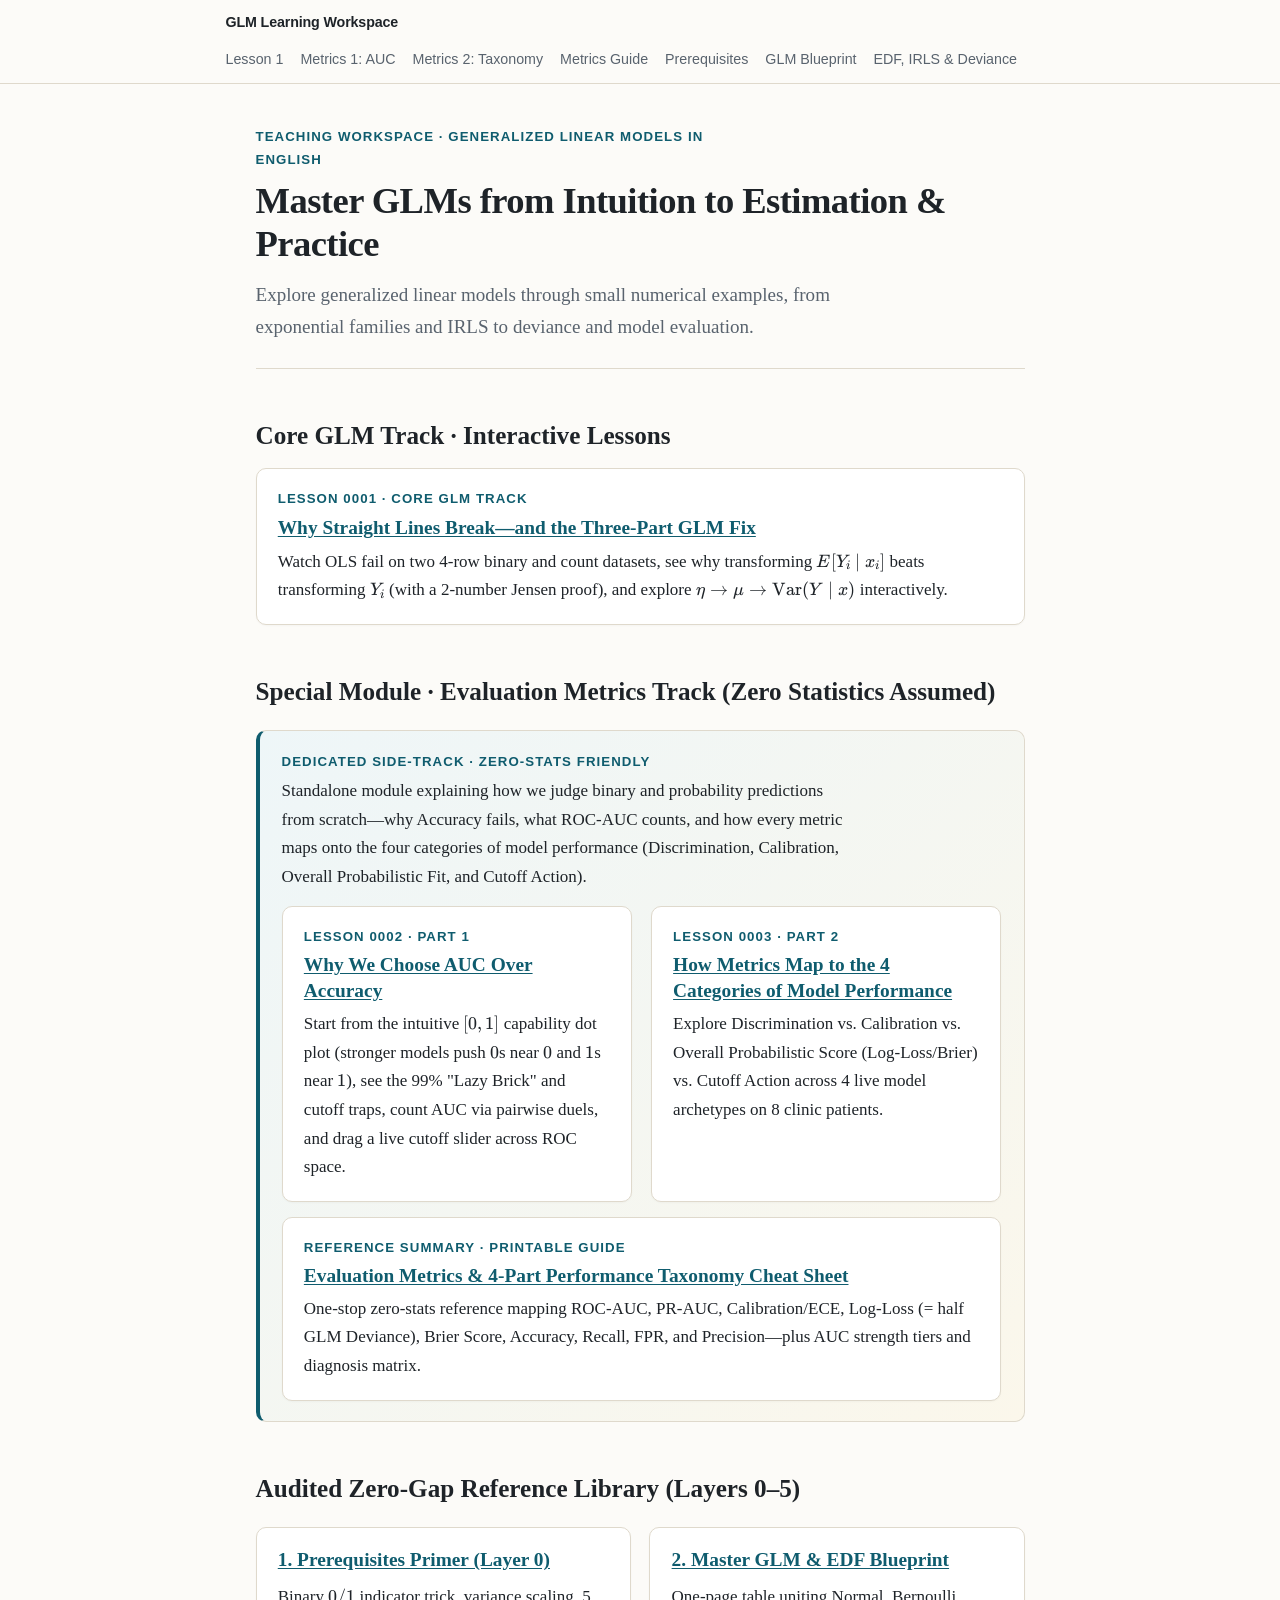
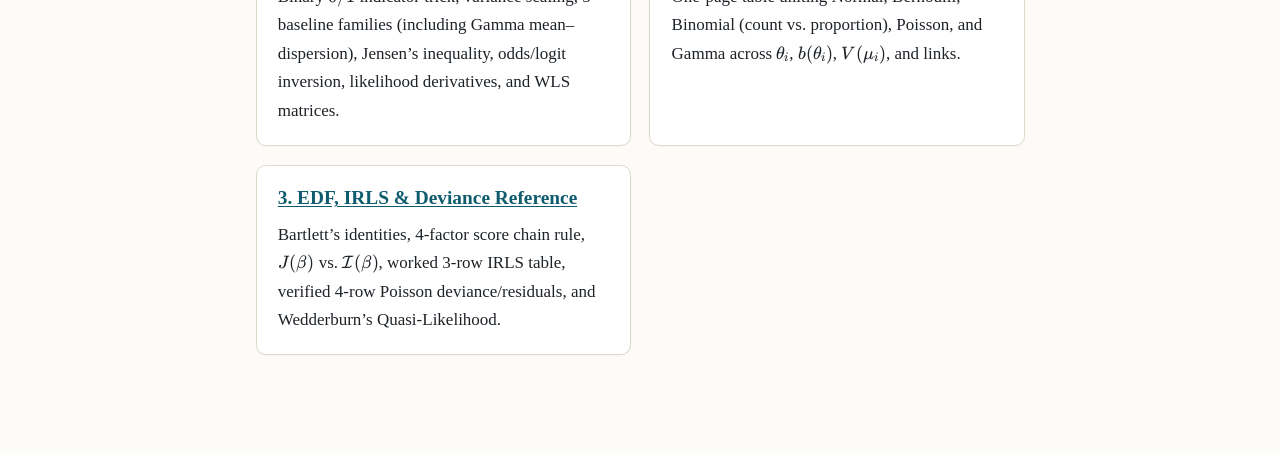
<file: index.html>
<!doctype html>
<html lang="en">
<head>
  <meta charset="utf-8">
  <meta name="viewport" content="width=device-width, initial-scale=1">
  <title>GLM Learning Workspace — Course Hub</title>
  <link rel="stylesheet" href="assets/vendor/katex/0.19.1/katex.min.css">
  <link rel="stylesheet" href="assets/teaching.css">
</head>
<body>
  <nav class="topbar">
    <div class="topbar-inner">
      <a class="topbar-brand" href="index.html" aria-current="page">GLM Learning Workspace</a>
      <div class="topbar-nav">
        <a href="lessons/0001-why-straight-lines-break.html">Lesson 1</a>
        <a href="lessons/0002-why-auc-beats-accuracy.html">Metrics 1: AUC</a>
        <a href="lessons/0003-model-performance-taxonomy.html">Metrics 2: Taxonomy</a>
        <a href="reference/evaluation-metrics-reference.html">Metrics Guide</a>
        <a href="reference/prerequisites-primer.html">Prerequisites</a>
        <a href="reference/glm-blueprint-cheatsheet.html">GLM Blueprint</a>
        <a href="reference/estimation-and-deviance-reference.html">EDF, IRLS &amp; Deviance</a>
      </div>
    </div>
  </nav>

  <main>
    <header class="lesson-header">
      <p class="eyebrow">Teaching Workspace · Generalized Linear Models in English</p>
      <h1>Master GLMs from Intuition to Estimation &amp; Practice</h1>
      <p class="subtitle">
        Explore generalized linear models through small numerical examples, from exponential families and IRLS to deviance and model evaluation.
      </p>
    </header>

    <h2>Core GLM Track · Interactive Lessons</h2>
    <div class="card">
      <p class="eyebrow" style="margin-bottom:0.25rem">Lesson 0001 · Core GLM Track</p>
      <h3 style="margin-bottom:0.4rem"><a href="lessons/0001-why-straight-lines-break.html">Why Straight Lines Break—and the Three-Part GLM Fix</a></h3>
      <p style="margin-bottom:0">
        Watch OLS fail on two 4-row binary and count datasets, see why transforming \(E[Y_i \mid x_i]\) beats transforming \(Y_i\) (with a 2-number Jensen proof), and explore \(\eta \to \mu \to \operatorname{Var}(Y\mid x)\) interactively.
      </p>
    </div>

    <h2>Special Module · Evaluation Metrics Track (Zero Statistics Assumed)</h2>
    <div class="track-banner">
      <p class="eyebrow" style="margin-bottom:0.25rem">Dedicated Side-Track · Zero-Stats Friendly</p>
      <p style="margin-bottom:0.85rem">
        Standalone module explaining how we judge binary and probability predictions from scratch—why Accuracy fails, what ROC-AUC counts, and how every metric maps onto the four categories of model performance (Discrimination, Calibration, Overall Probabilistic Fit, and Cutoff Action).
      </p>
      <div class="grid-2" style="margin:0">
        <div class="card">
          <p class="eyebrow" style="margin-bottom:0.2rem">Lesson 0002 · Part 1</p>
          <h3 style="margin-bottom:0.35rem"><a href="lessons/0002-why-auc-beats-accuracy.html">Why We Choose AUC Over Accuracy</a></h3>
          <p style="margin-bottom:0">
            Start from the intuitive \([0, 1]\) capability dot plot (stronger models push \(0\)s near \(0\) and \(1\)s near \(1\)), see the 99% "Lazy Brick" and cutoff traps, count AUC via pairwise duels, and drag a live cutoff slider across ROC space.
          </p>
        </div>
        <div class="card">
          <p class="eyebrow" style="margin-bottom:0.2rem">Lesson 0003 · Part 2</p>
          <h3 style="margin-bottom:0.35rem"><a href="lessons/0003-model-performance-taxonomy.html">How Metrics Map to the 4 Categories of Model Performance</a></h3>
          <p style="margin-bottom:0">
            Explore Discrimination vs. Calibration vs. Overall Probabilistic Score (Log-Loss/Brier) vs. Cutoff Action across 4 live model archetypes on 8 clinic patients.
          </p>
        </div>
      </div>
      <div class="card" style="margin-top:0.85rem">
        <p class="eyebrow" style="margin-bottom:0.2rem">Reference Summary · Printable Guide</p>
        <h3 style="margin-bottom:0.35rem"><a href="reference/evaluation-metrics-reference.html">Evaluation Metrics &amp; 4-Part Performance Taxonomy Cheat Sheet</a></h3>
        <p style="margin-bottom:0">
          One-stop zero-stats reference mapping ROC-AUC, PR-AUC, Calibration/ECE, Log-Loss (= half GLM Deviance), Brier Score, Accuracy, Recall, FPR, and Precision—plus AUC strength tiers and diagnosis matrix.
        </p>
      </div>
    </div>

    <h2>Audited Zero-Gap Reference Library (Layers 0–5)</h2>
    <div class="grid-2">
      <div class="card">
        <h3><a href="reference/prerequisites-primer.html">1. Prerequisites Primer (Layer 0)</a></h3>
        <p style="margin-bottom:0">Binary \(0/1\) indicator trick, variance scaling, 5 baseline families (including Gamma mean–dispersion), Jensen’s inequality, odds/logit inversion, likelihood derivatives, and WLS matrices.</p>
      </div>
      <div class="card">
        <h3><a href="reference/glm-blueprint-cheatsheet.html">2. Master GLM &amp; EDF Blueprint</a></h3>
        <p style="margin-bottom:0">One-page table uniting Normal, Bernoulli, Binomial (count vs. proportion), Poisson, and Gamma across \(\theta_i\), \(b(\theta_i)\), \(V(\mu_i)\), and links.</p>
      </div>
      <div class="card">
        <h3><a href="reference/estimation-and-deviance-reference.html">3. EDF, IRLS &amp; Deviance Reference</a></h3>
        <p style="margin-bottom:0">Bartlett’s identities, 4-factor score chain rule, \(J(\beta)\) vs. \(\mathcal{I}(\beta)\), worked 3-row IRLS table, verified 4-row Poisson deviance/residuals, and Wedderburn’s Quasi-Likelihood.</p>
      </div>
    </div>
  </main>

  <script src="assets/vendor/katex/0.19.1/katex.min.js"></script>
  <script src="assets/vendor/katex/0.19.1/contrib/auto-render.min.js"></script>
  <script src="assets/math.js"></script>
</body>
</html>
</file>
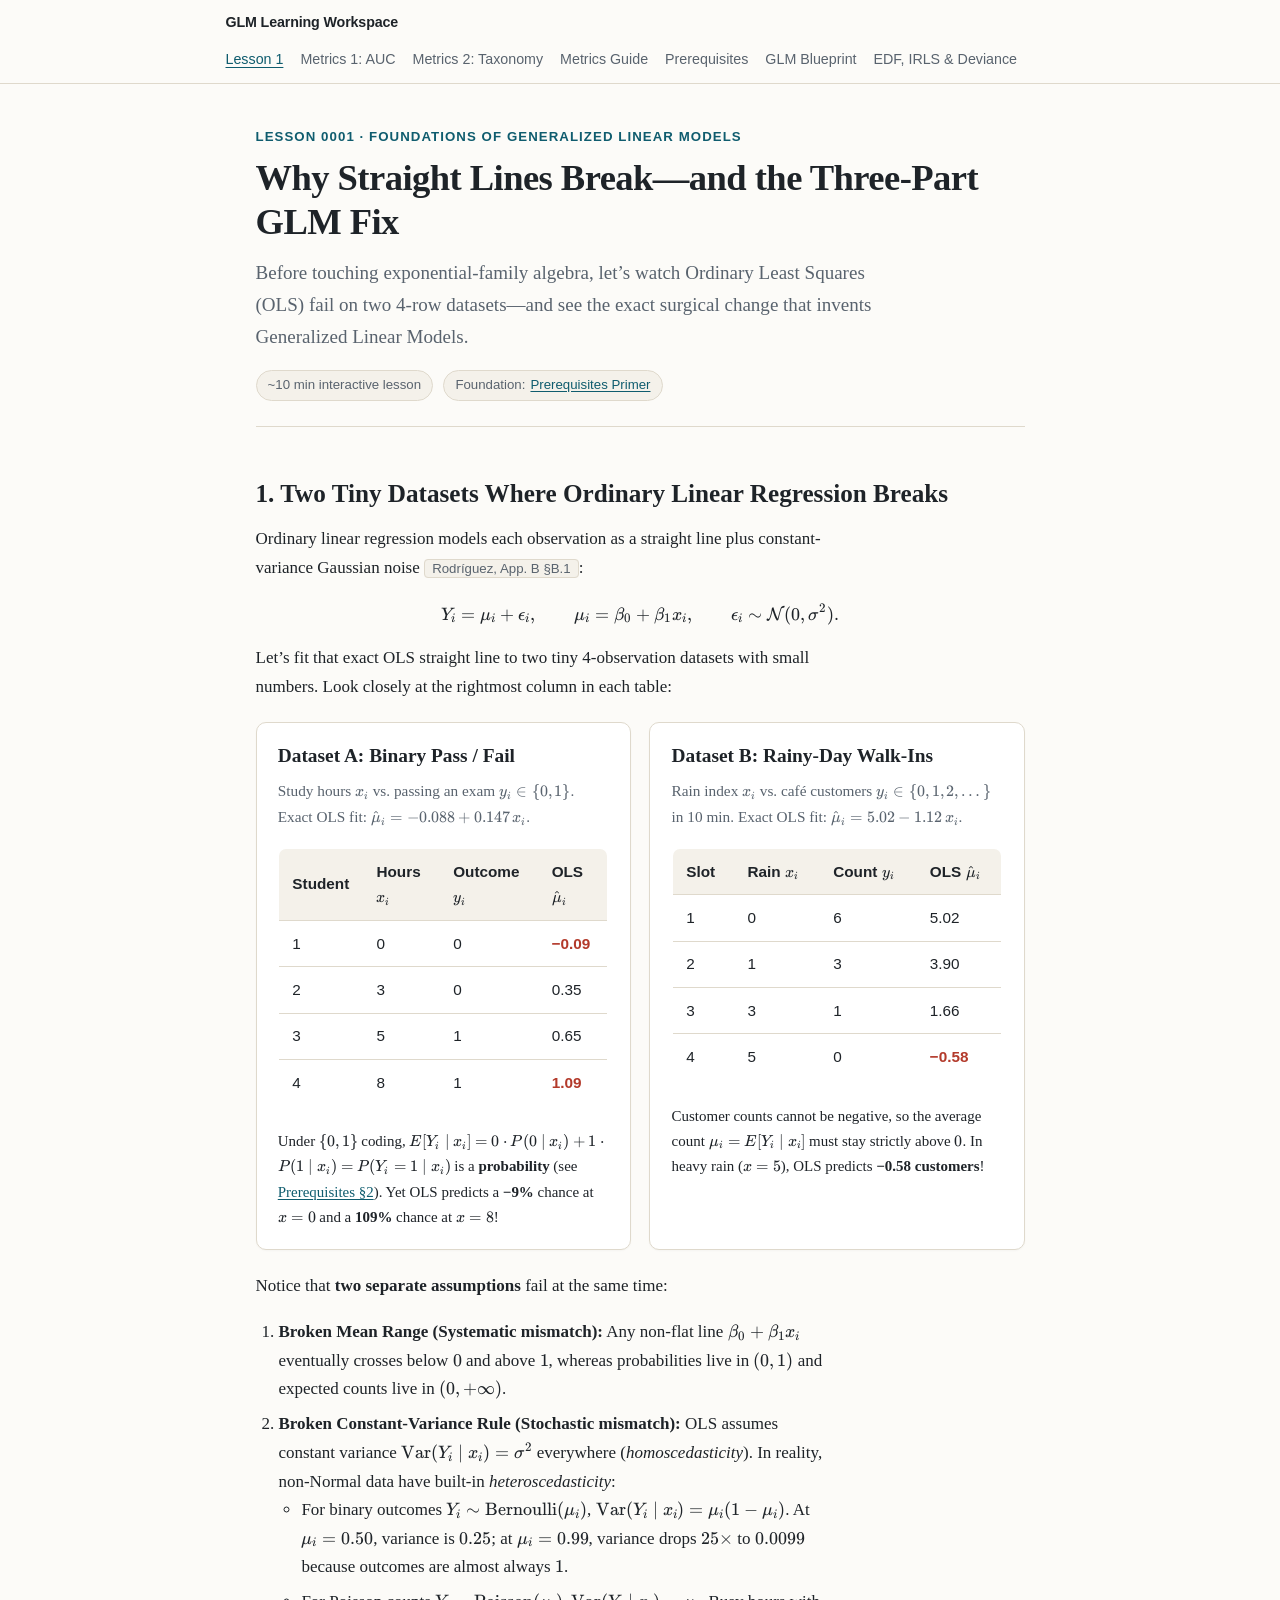
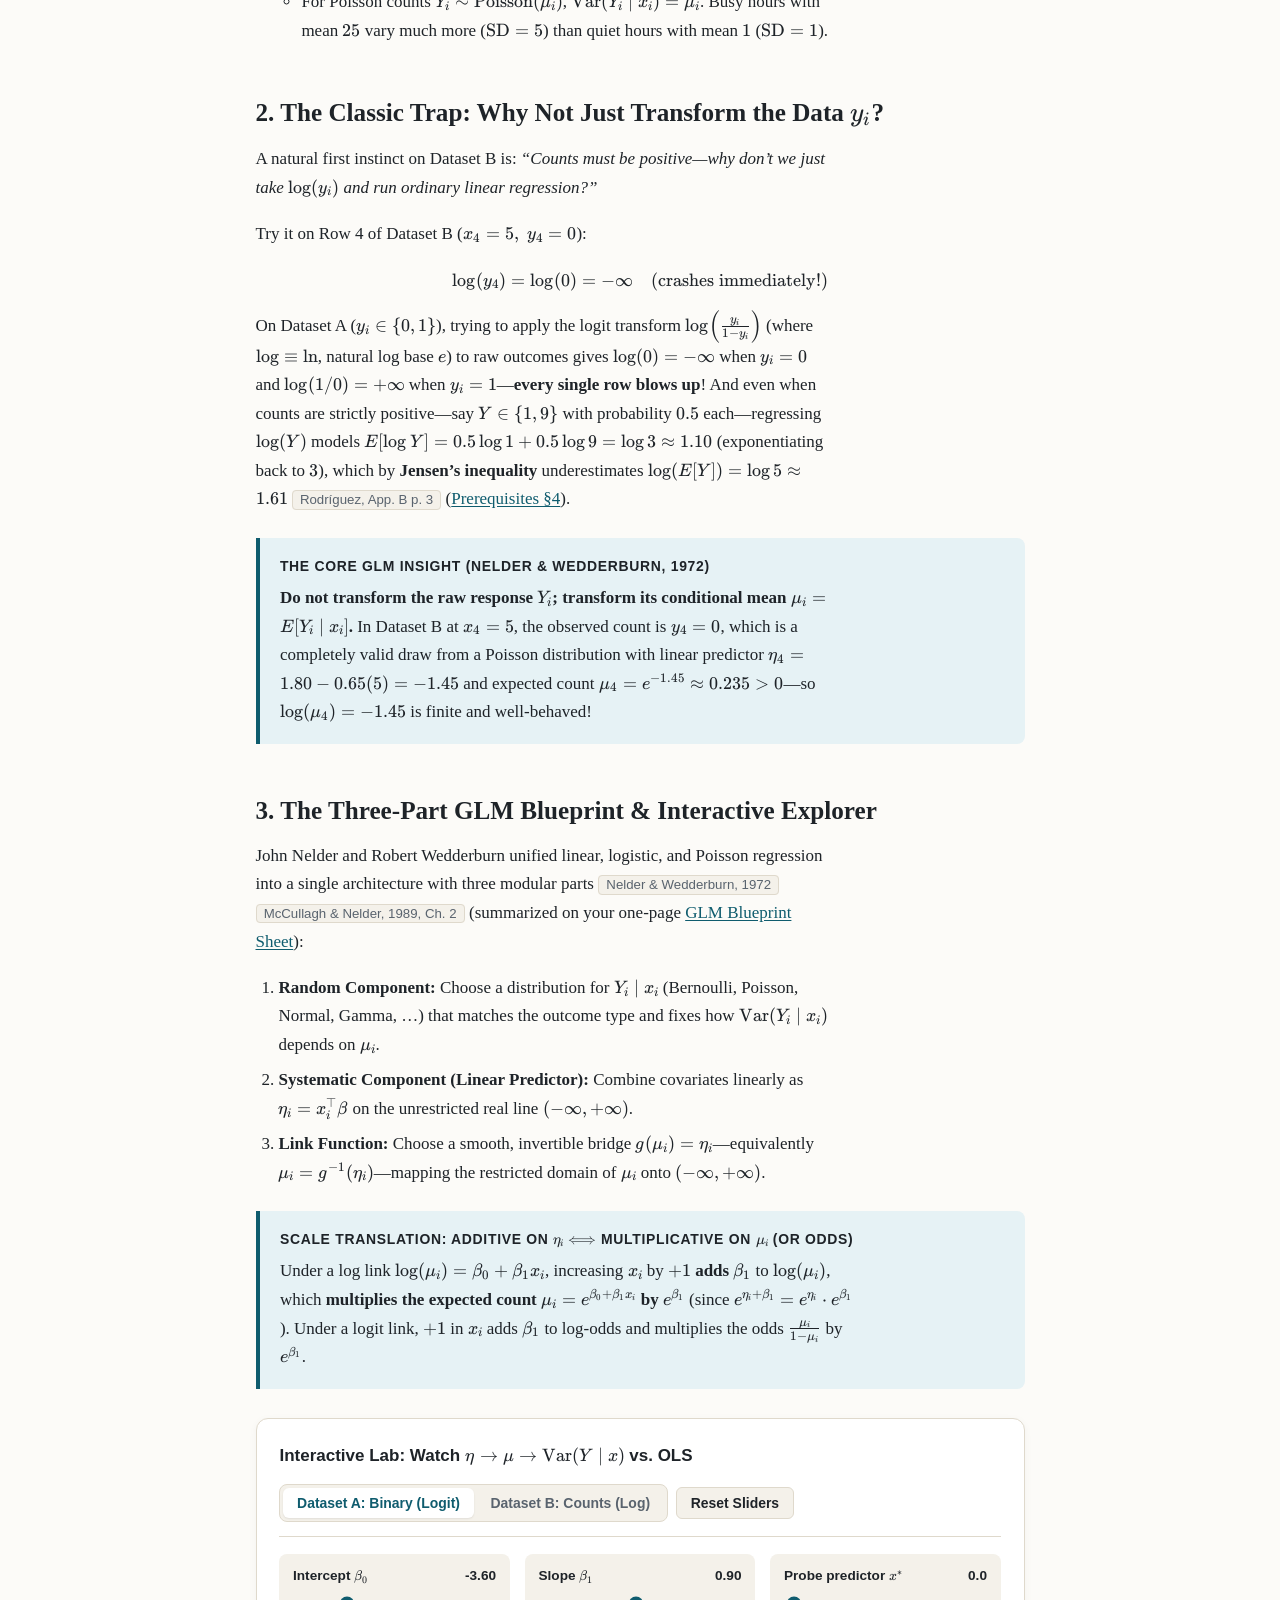
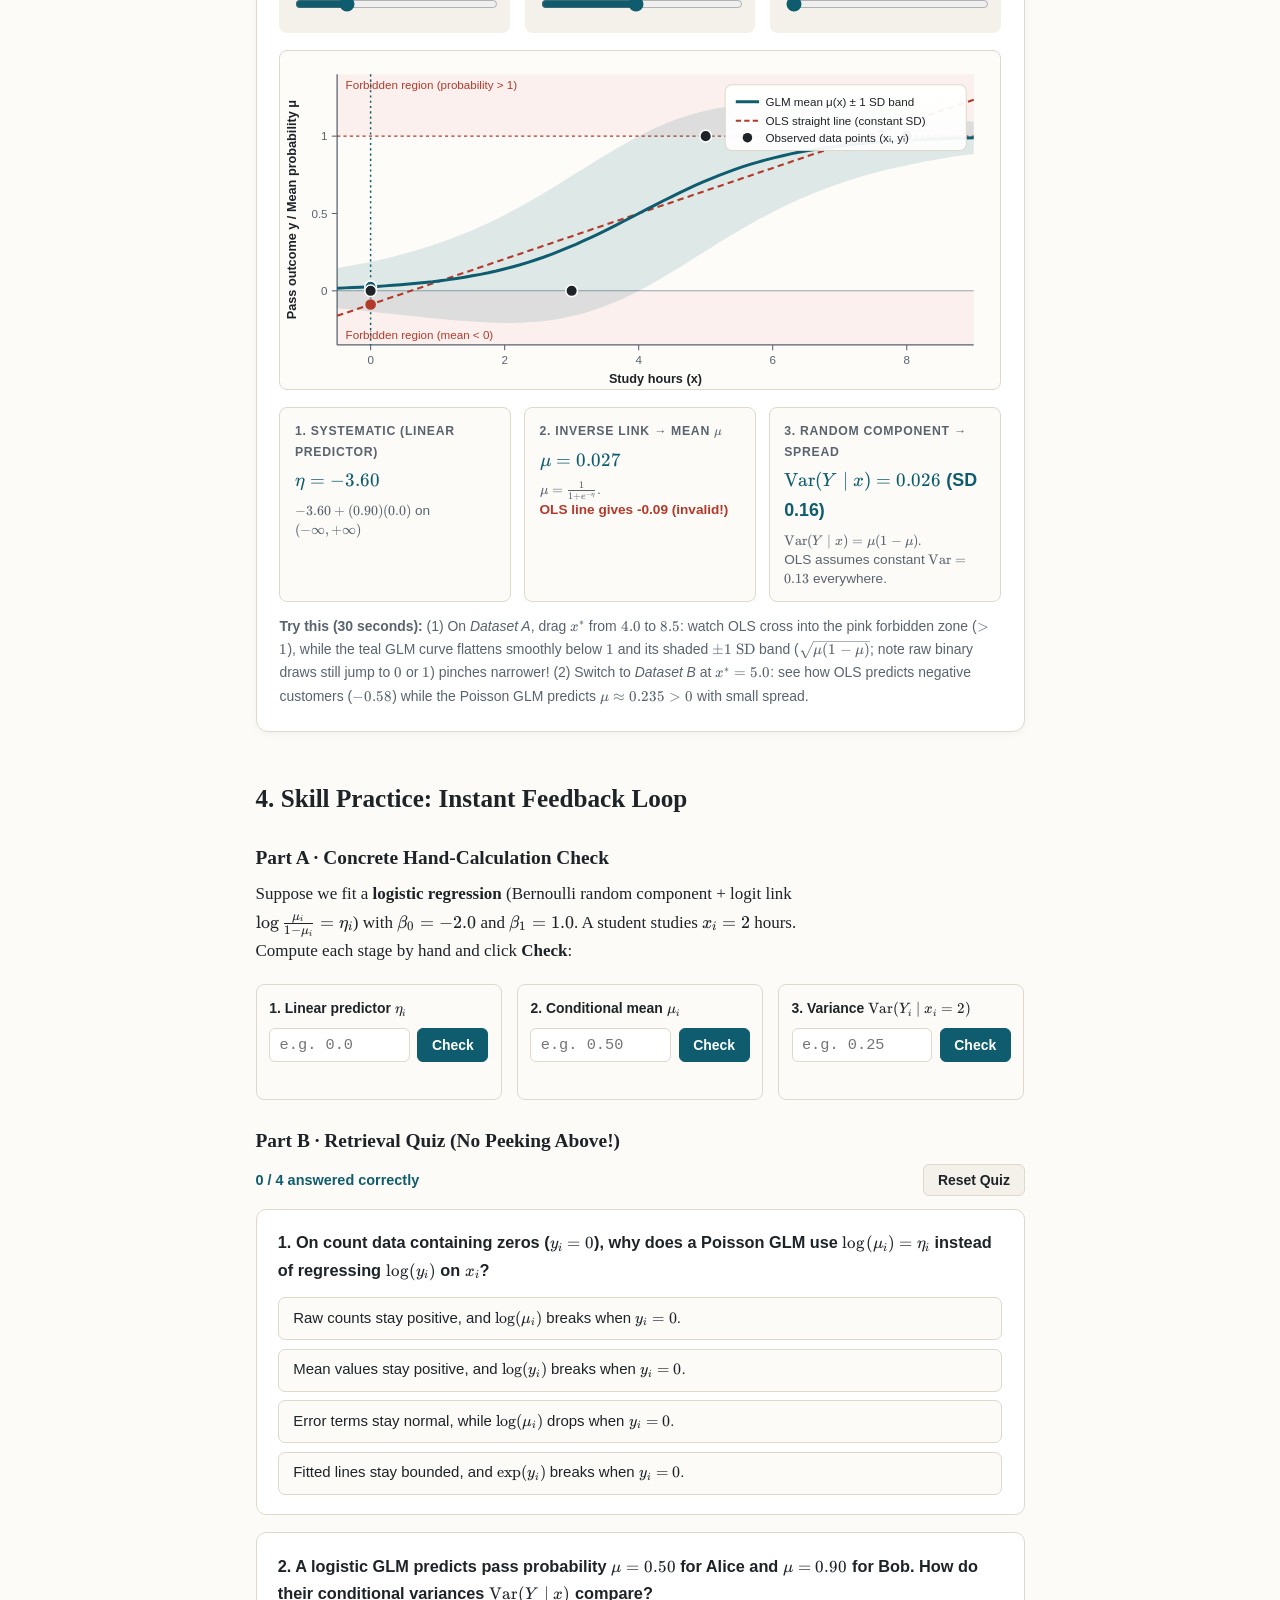
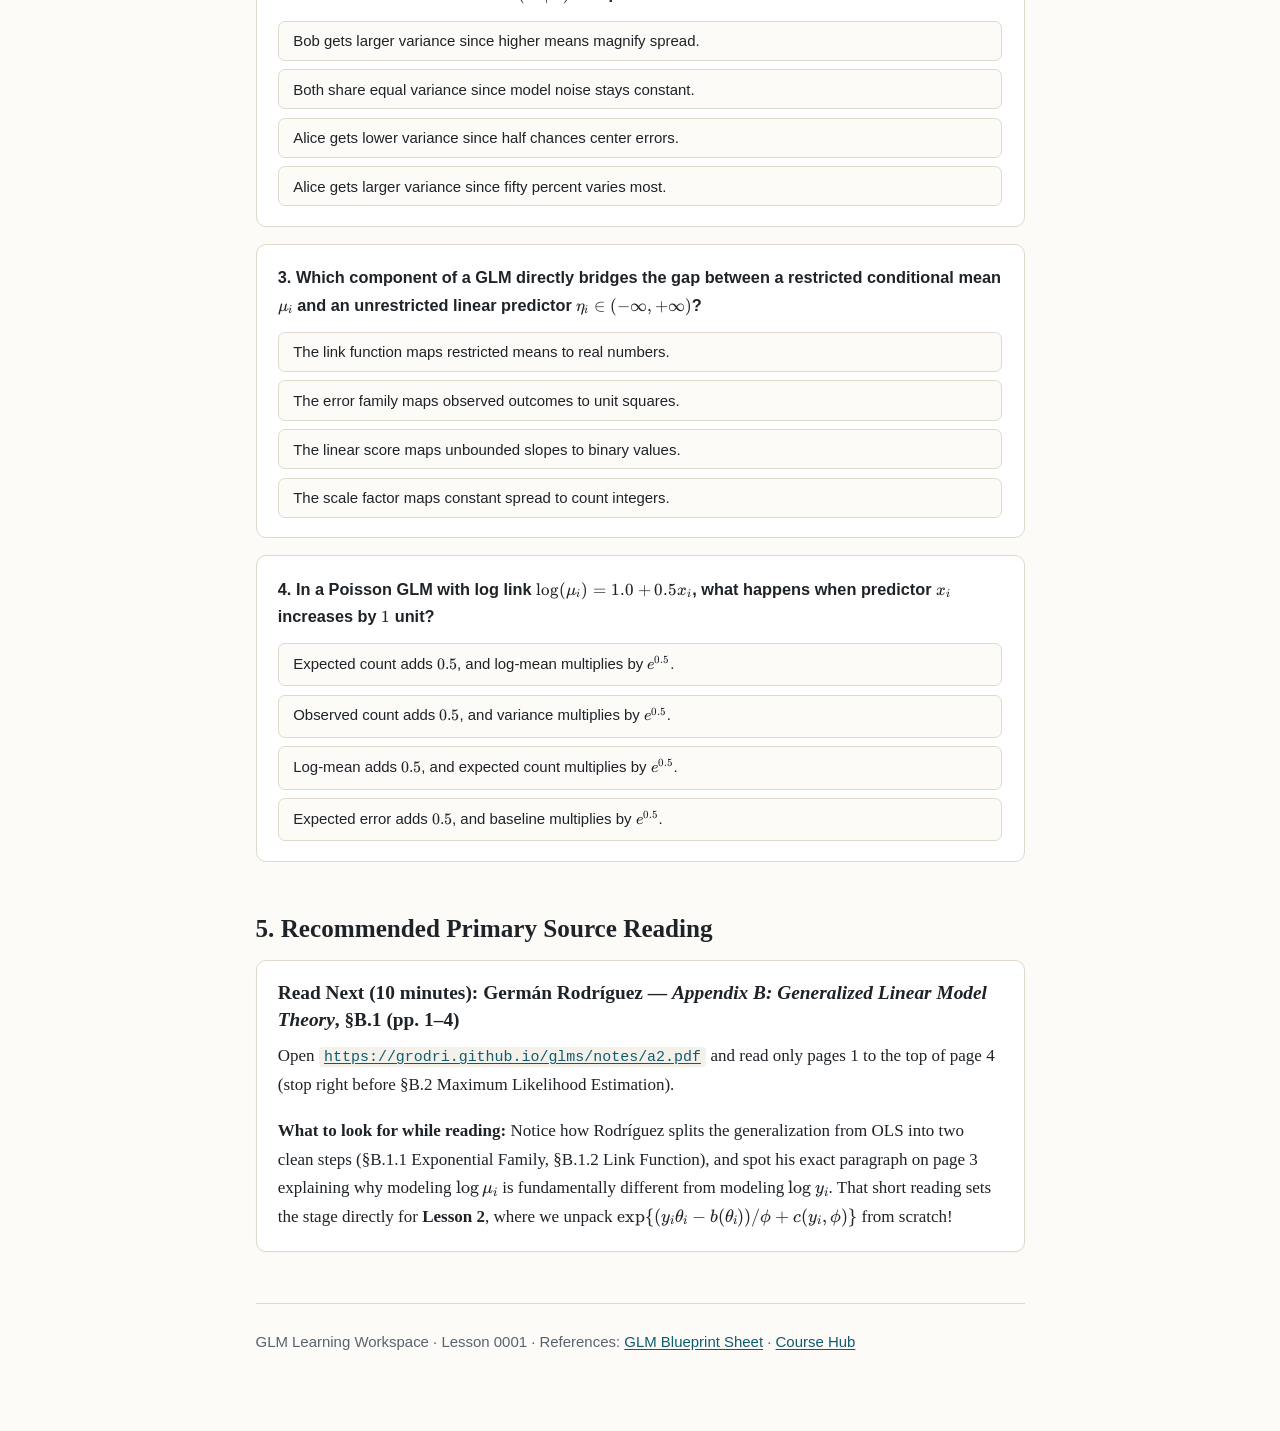
<file: lessons/0001-why-straight-lines-break.html>
<!doctype html>
<html lang="en">
<head>
  <meta charset="utf-8">
  <meta name="viewport" content="width=device-width, initial-scale=1">
  <title>Lesson 0001 — Why Straight Lines Break (and the 3-Part GLM Fix)</title>
  <link rel="stylesheet" href="../assets/vendor/katex/0.19.1/katex.min.css">
  <link rel="stylesheet" href="../assets/teaching.css">
</head>
<body>
  <nav class="topbar">
    <div class="topbar-inner">
      <a class="topbar-brand" href="../index.html">GLM Learning Workspace</a>
      <div class="topbar-nav">
        <a href="0001-why-straight-lines-break.html" aria-current="page">Lesson 1</a>
        <a href="0002-why-auc-beats-accuracy.html">Metrics 1: AUC</a>
        <a href="0003-model-performance-taxonomy.html">Metrics 2: Taxonomy</a>
        <a href="../reference/evaluation-metrics-reference.html">Metrics Guide</a>
        <a href="../reference/prerequisites-primer.html">Prerequisites</a>
        <a href="../reference/glm-blueprint-cheatsheet.html">GLM Blueprint</a>
        <a href="../reference/estimation-and-deviance-reference.html">EDF, IRLS &amp; Deviance</a>
      </div>
    </div>
  </nav>

  <main>
    <header class="lesson-header">
      <p class="eyebrow">Lesson 0001 · Foundations of Generalized Linear Models</p>
      <h1>Why Straight Lines Break—and the Three-Part GLM Fix</h1>
      <p class="subtitle">
        Before touching exponential-family algebra, let’s watch Ordinary Least Squares (OLS) fail on two 4-row datasets—and see the exact surgical change that invents Generalized Linear Models.
      </p>
      <div class="meta-strip">
        <span class="badge">~10 min interactive lesson</span>
        <span class="badge">Foundation: <a href="../reference/prerequisites-primer.html">Prerequisites Primer</a></span>
      </div>
    </header>

    <section id="problem">
      <h2>1. Two Tiny Datasets Where Ordinary Linear Regression Breaks</h2>
      <p>
        Ordinary linear regression models each observation as a straight line plus constant-variance Gaussian noise
        <a class="cite" href="https://grodri.github.io/glms/notes/a2.pdf" target="_blank" rel="noopener">Rodríguez, App. B §B.1</a>:
      </p>
      \[
        Y_i = \mu_i + \epsilon_i, \qquad \mu_i = \beta_0 + \beta_1 x_i, \qquad \epsilon_i \sim \mathcal{N}(0, \sigma^2).
      \]
      <p>
        Let’s fit that exact OLS straight line to two tiny 4-observation datasets with small numbers. Look closely at the rightmost column in each table:
      </p>

      <div class="grid-2">
        <div class="card">
          <h3>Dataset A: Binary Pass / Fail</h3>
          <p style="font-size:0.9rem;color:var(--ink-muted)">Study hours \(x_i\) vs. passing an exam \(y_i \in \{0, 1\}\). Exact OLS fit: \(\hat{\mu}_i = -0.088 + 0.147\,x_i\).</p>
          <table class="data-table">
            <thead>
              <tr>
                <th>Student</th>
                <th class="num">Hours \(x_i\)</th>
                <th class="num">Outcome \(y_i\)</th>
                <th class="num">OLS \(\hat{\mu}_i\)</th>
              </tr>
            </thead>
            <tbody>
              <tr><td>1</td><td class="num">0</td><td class="num">0</td><td class="num bad-val">−0.09</td></tr>
              <tr><td>2</td><td class="num">3</td><td class="num">0</td><td class="num">0.35</td></tr>
              <tr><td>3</td><td class="num">5</td><td class="num">1</td><td class="num">0.65</td></tr>
              <tr><td>4</td><td class="num">8</td><td class="num">1</td><td class="num bad-val">1.09</td></tr>
            </tbody>
          </table>
          <p style="font-size:0.88rem;margin-bottom:0">
            Under \(\{0,1\}\) coding, \(E[Y_i \mid x_i] = 0\cdot P(0\mid x_i) + 1\cdot P(1\mid x_i) = P(Y_i = 1 \mid x_i)\) is a <strong>probability</strong> (see <a href="../reference/prerequisites-primer.html#expectation-variance">Prerequisites §2</a>). Yet OLS predicts a <strong>−9%</strong> chance at \(x=0\) and a <strong>109%</strong> chance at \(x=8\)!
          </p>
        </div>

        <div class="card">
          <h3>Dataset B: Rainy-Day Walk-Ins</h3>
          <p style="font-size:0.9rem;color:var(--ink-muted)">Rain index \(x_i\) vs. café customers \(y_i \in \{0,1,2,\dots\}\) in 10 min. Exact OLS fit: \(\hat{\mu}_i = 5.02 - 1.12\,x_i\).</p>
          <table class="data-table">
            <thead>
              <tr>
                <th>Slot</th>
                <th class="num">Rain \(x_i\)</th>
                <th class="num">Count \(y_i\)</th>
                <th class="num">OLS \(\hat{\mu}_i\)</th>
              </tr>
            </thead>
            <tbody>
              <tr><td>1</td><td class="num">0</td><td class="num">6</td><td class="num">5.02</td></tr>
              <tr><td>2</td><td class="num">1</td><td class="num">3</td><td class="num">3.90</td></tr>
              <tr><td>3</td><td class="num">3</td><td class="num">1</td><td class="num">1.66</td></tr>
              <tr><td>4</td><td class="num">5</td><td class="num">0</td><td class="num bad-val">−0.58</td></tr>
            </tbody>
          </table>
          <p style="font-size:0.88rem;margin-bottom:0">
            Customer counts cannot be negative, so the average count \(\mu_i = E[Y_i \mid x_i]\) must stay strictly above \(0\). In heavy rain (\(x=5\)), OLS predicts <strong>−0.58 customers</strong>!
          </p>
        </div>
      </div>

      <p>
        Notice that <strong>two separate assumptions</strong> fail at the same time:
      </p>
      <ol>
        <li>
          <strong>Broken Mean Range (Systematic mismatch):</strong> Any non-flat line \(\beta_0 + \beta_1 x_i\) eventually crosses below \(0\) and above \(1\), whereas probabilities live in \((0,1)\) and expected counts live in \((0, +\infty)\).
        </li>
        <li>
          <strong>Broken Constant-Variance Rule (Stochastic mismatch):</strong> OLS assumes constant variance \(\operatorname{Var}(Y_i \mid x_i) = \sigma^2\) everywhere (<em>homoscedasticity</em>). In reality, non-Normal data have built-in <em>heteroscedasticity</em>:
          <ul>
            <li>For binary outcomes \(Y_i \sim \operatorname{Bernoulli}(\mu_i)\), \(\operatorname{Var}(Y_i \mid x_i) = \mu_i(1-\mu_i)\). At \(\mu_i = 0.50\), variance is \(0.25\); at \(\mu_i = 0.99\), variance drops \(25\times\) to \(0.0099\) because outcomes are almost always \(1\).</li>
            <li>For Poisson counts \(Y_i \sim \operatorname{Poisson}(\mu_i)\), \(\operatorname{Var}(Y_i \mid x_i) = \mu_i\). Busy hours with mean \(25\) vary much more (\(\text{SD} = 5\)) than quiet hours with mean \(1\) (\(\text{SD} = 1\)).</li>
          </ul>
        </li>
      </ol>
    </section>

    <section id="trap">
      <h2>2. The Classic Trap: Why Not Just Transform the Data \(y_i\)?</h2>
      <p>
        A natural first instinct on Dataset B is: <em>“Counts must be positive—why don’t we just take \(\log(y_i)\) and run ordinary linear regression?”</em>
      </p>
      <p>
        Try it on Row 4 of Dataset B (\(x_4 = 5,\; y_4 = 0\)):
      </p>
      \[
        \log(y_4) = \log(0) = -\infty \quad\text{(crashes immediately!)}
      \]
      <p>
        On Dataset A (\(y_i \in \{0, 1\}\)), trying to apply the logit transform \(\log\!\left(\frac{y_i}{1 - y_i}\right)\) (where \(\log \equiv \ln\), natural log base \(e\)) to raw outcomes gives \(\log(0) = -\infty\) when \(y_i=0\) and \(\log(1/0) = +\infty\) when \(y_i=1\)—<strong>every single row blows up</strong>! And even when counts are strictly positive—say \(Y \in \{1, 9\}\) with probability \(0.5\) each—regressing \(\log(Y)\) models \(E[\log Y] = 0.5\log 1 + 0.5\log 9 = \log 3 \approx 1.10\) (exponentiating back to \(3\)), which by <strong>Jensen’s inequality</strong> underestimates \(\log(E[Y]) = \log 5 \approx 1.61\)
        <a class="cite" href="https://grodri.github.io/glms/notes/a2.pdf" target="_blank" rel="noopener">Rodríguez, App. B p. 3</a>
        (<a href="../reference/prerequisites-primer.html#jensen">Prerequisites §4</a>).
      </p>

      <div class="callout">
        <div class="callout-title">The Core GLM Insight (Nelder &amp; Wedderburn, 1972)</div>
        <p>
          <strong>Do not transform the raw response \(Y_i\); transform its conditional mean \(\mu_i = E[Y_i \mid x_i]\).</strong>
          In Dataset B at \(x_4 = 5\), the observed count is \(y_4 = 0\), which is a completely valid draw from a Poisson distribution with linear predictor \(\eta_4 = 1.80 - 0.65(5) = -1.45\) and expected count \(\mu_4 = e^{-1.45} \approx 0.235 &gt; 0\)—so \(\log(\mu_4) = -1.45\) is finite and well-behaved!
        </p>
      </div>
    </section>

    <section id="blueprint">
      <h2>3. The Three-Part GLM Blueprint &amp; Interactive Explorer</h2>
      <p>
        John Nelder and Robert Wedderburn unified linear, logistic, and Poisson regression into a single architecture with three modular parts
        <a class="cite" href="https://doi.org/10.2307/2344614" target="_blank" rel="noopener">Nelder &amp; Wedderburn, 1972</a>
        <a class="cite" href="https://doi.org/10.1201/9780203753736" target="_blank" rel="noopener">McCullagh &amp; Nelder, 1989, Ch. 2</a>
        (summarized on your one-page <a href="../reference/glm-blueprint-cheatsheet.html">GLM Blueprint Sheet</a>):
      </p>
      <ol>
        <li><strong>Random Component:</strong> Choose a distribution for \(Y_i \mid x_i\) (Bernoulli, Poisson, Normal, Gamma, …) that matches the outcome type and fixes how \(\operatorname{Var}(Y_i \mid x_i)\) depends on \(\mu_i\).</li>
        <li><strong>Systematic Component (Linear Predictor):</strong> Combine covariates linearly as \(\eta_i = x_i^\top \beta\) on the unrestricted real line \((-\infty, +\infty)\).</li>
        <li><strong>Link Function:</strong> Choose a smooth, invertible bridge \(g(\mu_i) = \eta_i\)—equivalently \(\mu_i = g^{-1}(\eta_i)\)—mapping the restricted domain of \(\mu_i\) onto \((-\infty, +\infty)\).</li>
      </ol>

      <div class="callout">
        <div class="callout-title">Scale Translation: Additive on \(\eta_i\) \(\Longleftrightarrow\) Multiplicative on \(\mu_i\) (or Odds)</div>
        <p>
          Under a log link \(\log(\mu_i) = \beta_0 + \beta_1 x_i\), increasing \(x_i\) by \(+1\) <strong>adds \(\beta_1\)</strong> to \(\log(\mu_i)\), which <strong>multiplies the expected count \(\mu_i = e^{\beta_0 + \beta_1 x_i}\) by \(e^{\beta_1}\)</strong> (since \(e^{\eta_i + \beta_1} = e^{\eta_i}\cdot e^{\beta_1}\)). Under a logit link, \(+1\) in \(x_i\) adds \(\beta_1\) to log-odds and multiplies the odds \(\frac{\mu_i}{1-\mu_i}\) by \(e^{\beta_1}\).
        </p>
      </div>

      <div class="widget" data-glm-playground>
        <div class="widget-header">
          <p class="widget-title">Interactive Lab: Watch \(\eta \to \mu \to \operatorname{Var}(Y \mid x)\) vs. OLS</p>
          <div style="display:flex;gap:0.5rem;flex-wrap:wrap;align-items:center">
            <div class="tab-group" role="tablist">
              <button class="tab-btn" type="button" data-scenario="binary" aria-selected="true">Dataset A: Binary (Logit)</button>
              <button class="tab-btn" type="button" data-scenario="poisson" aria-selected="false">Dataset B: Counts (Log)</button>
            </div>
            <button class="btn" type="button" data-reset-params>Reset Sliders</button>
          </div>
        </div>

        <div class="controls-row">
          <div class="control-box">
            <label><span>Intercept \(\beta_0\)</span> <span data-b0-val>-3.60</span></label>
            <input type="range" data-b0 min="-5" max="1" step="0.1" value="-3.6">
          </div>
          <div class="control-box">
            <label><span>Slope \(\beta_1\)</span> <span data-b1-val>0.90</span></label>
            <input type="range" data-b1 min="0.1" max="1.8" step="0.05" value="0.90">
          </div>
          <div class="control-box">
            <label><span>Probe predictor \(x^*\)</span> <span data-probe-val>0.0</span></label>
            <input type="range" data-probe min="0" max="8.5" step="0.5" value="0.0">
          </div>
        </div>

        <div class="svg-wrap">
          <svg viewBox="0 0 680 320" aria-label="OLS straight line versus GLM mean curve and 1 SD band"></svg>
        </div>

        <div class="pipeline-strip">
          <div class="stage-box" data-stage-1></div>
          <div class="stage-box" data-stage-2></div>
          <div class="stage-box" data-stage-3></div>
        </div>
        <p style="font-size:0.82rem;color:var(--ink-muted);margin:0.75rem 0 0;max-width:none">
          <strong>Try this (30 seconds):</strong>
          (1) On <em>Dataset A</em>, drag \(x^*\) from \(4.0\) to \(8.5\): watch OLS cross into the pink forbidden zone (\(&gt;1\)), while the teal GLM curve flattens smoothly below \(1\) and its shaded \(\pm 1\text{ SD}\) band (\(\sqrt{\mu(1-\mu)}\); note raw binary draws still jump to \(0\) or \(1\)) pinches narrower!
          (2) Switch to <em>Dataset B</em> at \(x^* = 5.0\): see how OLS predicts negative customers (\(-0.58\)) while the Poisson GLM predicts \(\mu \approx 0.235 &gt; 0\) with small spread.
        </p>
      </div>
    </section>

    <section id="practice">
      <h2>4. Skill Practice: Instant Feedback Loop</h2>

      <h3>Part A · Concrete Hand-Calculation Check</h3>
      <p>
        Suppose we fit a <strong>logistic regression</strong> (Bernoulli random component + logit link \(\log\frac{\mu_i}{1-\mu_i} = \eta_i\)) with \(\beta_0 = -2.0\) and \(\beta_1 = 1.0\). A student studies \(x_i = 2\) hours. Compute each stage by hand and click <strong>Check</strong>:
      </p>

      <div class="numeric-grid" style="font-family:var(--sans)">
        <div class="numeric-field" data-numeric-check data-answer="0" data-tolerance="0.001"
             data-ok="Exact! \(\eta_i = -2.0 + 1.0(2) = 0\)."
             data-hint="Substitute \(x_i = 2\) into \(\eta_i = \beta_0 + \beta_1 x_i = -2.0 + 1.0(2)\).">
          <label>1. Linear predictor \(\eta_i\)</label>
          <div class="numeric-row">
            <input type="text" placeholder="e.g. 0.0">
            <button class="btn btn-primary" type="button">Check</button>
          </div>
          <div class="numeric-status"></div>
        </div>

        <div class="numeric-field" data-numeric-check data-answer="0.5" data-tolerance="0.01"
             data-ok="Right! \(\mu_i = \frac{1}{1 + e^{-0}} = \frac{1}{2} = 0.50\) (log-odds of 0 always means 50% probability)."
             data-hint="Apply the inverse logit \(\mu_i = \frac{1}{1 + e^{-\eta_i}}\) at \(\eta_i = 0\), using \(e^0 = 1\).">
          <label>2. Conditional mean \(\mu_i\)</label>
          <div class="numeric-row">
            <input type="text" placeholder="e.g. 0.50">
            <button class="btn btn-primary" type="button">Check</button>
          </div>
          <div class="numeric-status"></div>
        </div>

        <div class="numeric-field" data-numeric-check data-answer="0.25" data-tolerance="0.005"
             data-ok="Spot on! \(\operatorname{Var}(Y_i \mid x_i=2) = 0.50 \times (1 - 0.50) = 0.25\), the maximum possible Bernoulli variance."
             data-hint="For a Bernoulli outcome, \(\operatorname{Var}(Y_i \mid x_i) = \mu_i(1 - \mu_i)\).">
          <label>3. Variance \(\operatorname{Var}(Y_i \mid x_i = 2)\)</label>
          <div class="numeric-row">
            <input type="text" placeholder="e.g. 0.25">
            <button class="btn btn-primary" type="button">Check</button>
          </div>
          <div class="numeric-status"></div>
        </div>
      </div>

      <h3>Part B · Retrieval Quiz (No Peeking Above!)</h3>
      <div data-quiz>
        <div style="display:flex;justify-content:space-between;align-items:center;margin-bottom:0.75rem;font-family:var(--sans);font-size:0.85rem">
          <span data-quiz-score style="font-weight:700;color:var(--accent)">0 / 4 answered correctly</span>
          <button class="btn" type="button" data-quiz-reset>Reset Quiz</button>
        </div>

        <div class="quiz-item" data-correct="1"
             data-explain-ok="Correct! In a Poisson GLM, \(\mu_i = E[Y_i \mid x_i] = e^{\eta_i}\) stays strictly positive so \(\log(\mu_i)\) is always defined, even at observations where the realized count is \(y_i = 0\).">
          <p class="quiz-q">1. On count data containing zeros (\(y_i = 0\)), why does a Poisson GLM use \(\log(\mu_i) = \eta_i\) instead of regressing \(\log(y_i)\) on \(x_i\)?</p>
          <div class="quiz-options">
            <button class="quiz-opt" type="button" data-why="Observed counts can be zero (not strictly positive), and \(\log(\mu_i)\) does not break because \(\mu_i &gt; 0\).">Raw counts stay positive, and \(\log(\mu_i)\) breaks when \(y_i = 0\).</button>
            <button class="quiz-opt" type="button">Mean values stay positive, and \(\log(y_i)\) breaks when \(y_i = 0\).</button>
            <button class="quiz-opt" type="button" data-why="Poisson counts do not have normal additive error terms, and \(\log(\mu_i)\) keeps zero-count rows cleanly in the likelihood.">Error terms stay normal, while \(\log(\mu_i)\) drops when \(y_i = 0\).</button>
            <button class="quiz-opt" type="button" data-why="Notice \(\exp(0) = 1\) does not break; it is \(\log(y_i)\) on raw data that blows up at \(y_i = 0\).">Fitted lines stay bounded, and \(\exp(y_i)\) breaks when \(y_i = 0\).</button>
          </div>
          <div class="quiz-feedback"></div>
        </div>

        <div class="quiz-item" data-correct="3"
             data-explain-ok="Correct! Bernoulli variance is \(\mu(1-\mu)\): Alice gets \(0.50 \times 0.50 = 0.25\), while Bob gets \(0.90 \times 0.10 = 0.09\). Uncertainty peaks at \(50\%\).">
          <p class="quiz-q">2. A logistic GLM predicts pass probability \(\mu = 0.50\) for Alice and \(\mu = 0.90\) for Bob. How do their conditional variances \(\operatorname{Var}(Y \mid x)\) compare?</p>
          <div class="quiz-options">
            <button class="quiz-opt" type="button" data-why="Higher mean increases variance in Poisson counts (\(\operatorname{Var}=\mu\)), not in binary outcomes near \(1\) (\(\operatorname{Var}=\mu(1-\mu)\)).">Bob gets larger variance since higher means magnify spread.</button>
            <button class="quiz-opt" type="button" data-why="Constant variance belongs to Gaussian OLS, whereas Bernoulli variance depends on \(\mu\) through \(\mu(1-\mu)\).">Both share equal variance since model noise stays constant.</button>
            <button class="quiz-opt" type="button" data-why="At \(\mu = 0.50\), the outcome flips between \(0\) and \(1\) most unpredictably, maximizing \(\mu(1-\mu) = 0.25\).">Alice gets lower variance since half chances center errors.</button>
            <button class="quiz-opt" type="button">Alice gets larger variance since fifty percent varies most.</button>
          </div>
          <div class="quiz-feedback"></div>
        </div>

        <div class="quiz-item" data-correct="0"
             data-explain-ok="Correct! The link function \(\eta_i = g(\mu_i)\) stretches the restricted domain of \(\mu_i\)—such as \((0,1)\) or \((0,\infty)\)—onto the entire real line \((-\infty, +\infty)\).">
          <p class="quiz-q">3. Which component of a GLM directly bridges the gap between a restricted conditional mean \(\mu_i\) and an unrestricted linear predictor \(\eta_i \in (-\infty, +\infty)\)?</p>
          <div class="quiz-options">
            <button class="quiz-opt" type="button">The link function maps restricted means to real numbers.</button>
            <button class="quiz-opt" type="button" data-why="The random component specifies the probability distribution of \(Y_i \mid x_i\), not the mapping onto \(\mathbb{R}\).">The error family maps observed outcomes to unit squares.</button>
            <button class="quiz-opt" type="button" data-why="The linear predictor \(\eta_i = x_i^\top \beta\) already lives on \(\mathbb{R}\); it needs \(g^{-1}\) to map to valid means, not binary values.">The linear score maps unbounded slopes to binary values.</button>
            <button class="quiz-opt" type="button" data-why="A scale/dispersion parameter scales variance; it does not map \(\mu_i\) to \(\eta_i\).">The scale factor maps constant spread to count integers.</button>
          </div>
          <div class="quiz-feedback"></div>
        </div>

        <div class="quiz-item" data-correct="2"
             data-explain-ok="Correct! Because \(\log(\mu_i) = 1.0 + 0.5 x_i\), adding \(1\) to \(x_i\) adds \(0.5\) on the log-mean scale, which multiplies \(\mu_i = e^{1.0 + 0.5 x_i}\) by \(e^{0.5} \approx 1.65\).">
          <p class="quiz-q">4. In a Poisson GLM with log link \(\log(\mu_i) = 1.0 + 0.5 x_i\), what happens when predictor \(x_i\) increases by \(1\) unit?</p>
          <div class="quiz-options">
            <button class="quiz-opt" type="button" data-why="You flipped the two scales! Linearity holds on the \(\log(\mu_i)\) scale, which becomes multiplication on the \(\mu_i\) scale.">Expected count adds \(0.5\), and log-mean multiplies by \(e^{0.5}\).</button>
            <button class="quiz-opt" type="button" data-why="Observed counts are discrete integers, not deterministic shifts of \(0.5\); the model describes \(\log(\mu_i)\) and \(\mu_i\).">Observed count adds \(0.5\), and variance multiplies by \(e^{0.5}\).</button>
            <button class="quiz-opt" type="button">Log-mean adds \(0.5\), and expected count multiplies by \(e^{0.5}\).</button>
            <button class="quiz-opt" type="button" data-why="Expected error \(E[Y_i - \mu_i \mid x_i]\) is zero, and the baseline intercept \(\beta_0 = 1.0\) stays fixed.">Expected error adds \(0.5\), and baseline multiplies by \(e^{0.5}\).</button>
          </div>
          <div class="quiz-feedback"></div>
        </div>
      </div>
    </section>

    <section id="reading">
      <h2>5. Recommended Primary Source Reading</h2>
      <div class="card">
        <h3>Read Next (10 minutes): Germán Rodríguez — <em>Appendix B: Generalized Linear Model Theory</em>, §B.1 (pp. 1–4)</h3>
        <p>
          Open <a href="https://grodri.github.io/glms/notes/a2.pdf" target="_blank" rel="noopener"><code>https://grodri.github.io/glms/notes/a2.pdf</code></a> and read only pages 1 to the top of page 4 (stop right before §B.2 Maximum Likelihood Estimation).
        </p>
        <p style="margin-bottom:0">
          <strong>What to look for while reading:</strong> Notice how Rodríguez splits the generalization from OLS into two clean steps (§B.1.1 Exponential Family, §B.1.2 Link Function), and spot his exact paragraph on page 3 explaining why modeling \(\log \mu_i\) is fundamentally different from modeling \(\log y_i\). That short reading sets the stage directly for <strong>Lesson 2</strong>, where we unpack \(\exp\{(y_i\theta_i - b(\theta_i))/\phi + c(y_i,\phi)\}\) from scratch!
        </p>
      </div>
    </section>

    <footer class="lesson-footer">
      GLM Learning Workspace · Lesson 0001 · References:
      <a href="../reference/glm-blueprint-cheatsheet.html">GLM Blueprint Sheet</a> ·
      <a href="../index.html">Course Hub</a>
    </footer>
  </main>

  <script src="../assets/vendor/katex/0.19.1/katex.min.js"></script>
  <script src="../assets/vendor/katex/0.19.1/contrib/auto-render.min.js"></script>
  <script src="../assets/math.js"></script>
  <script src="../assets/glm-playground.js"></script>
  <script src="../assets/quiz.js"></script>
</body>
</html>
</file>
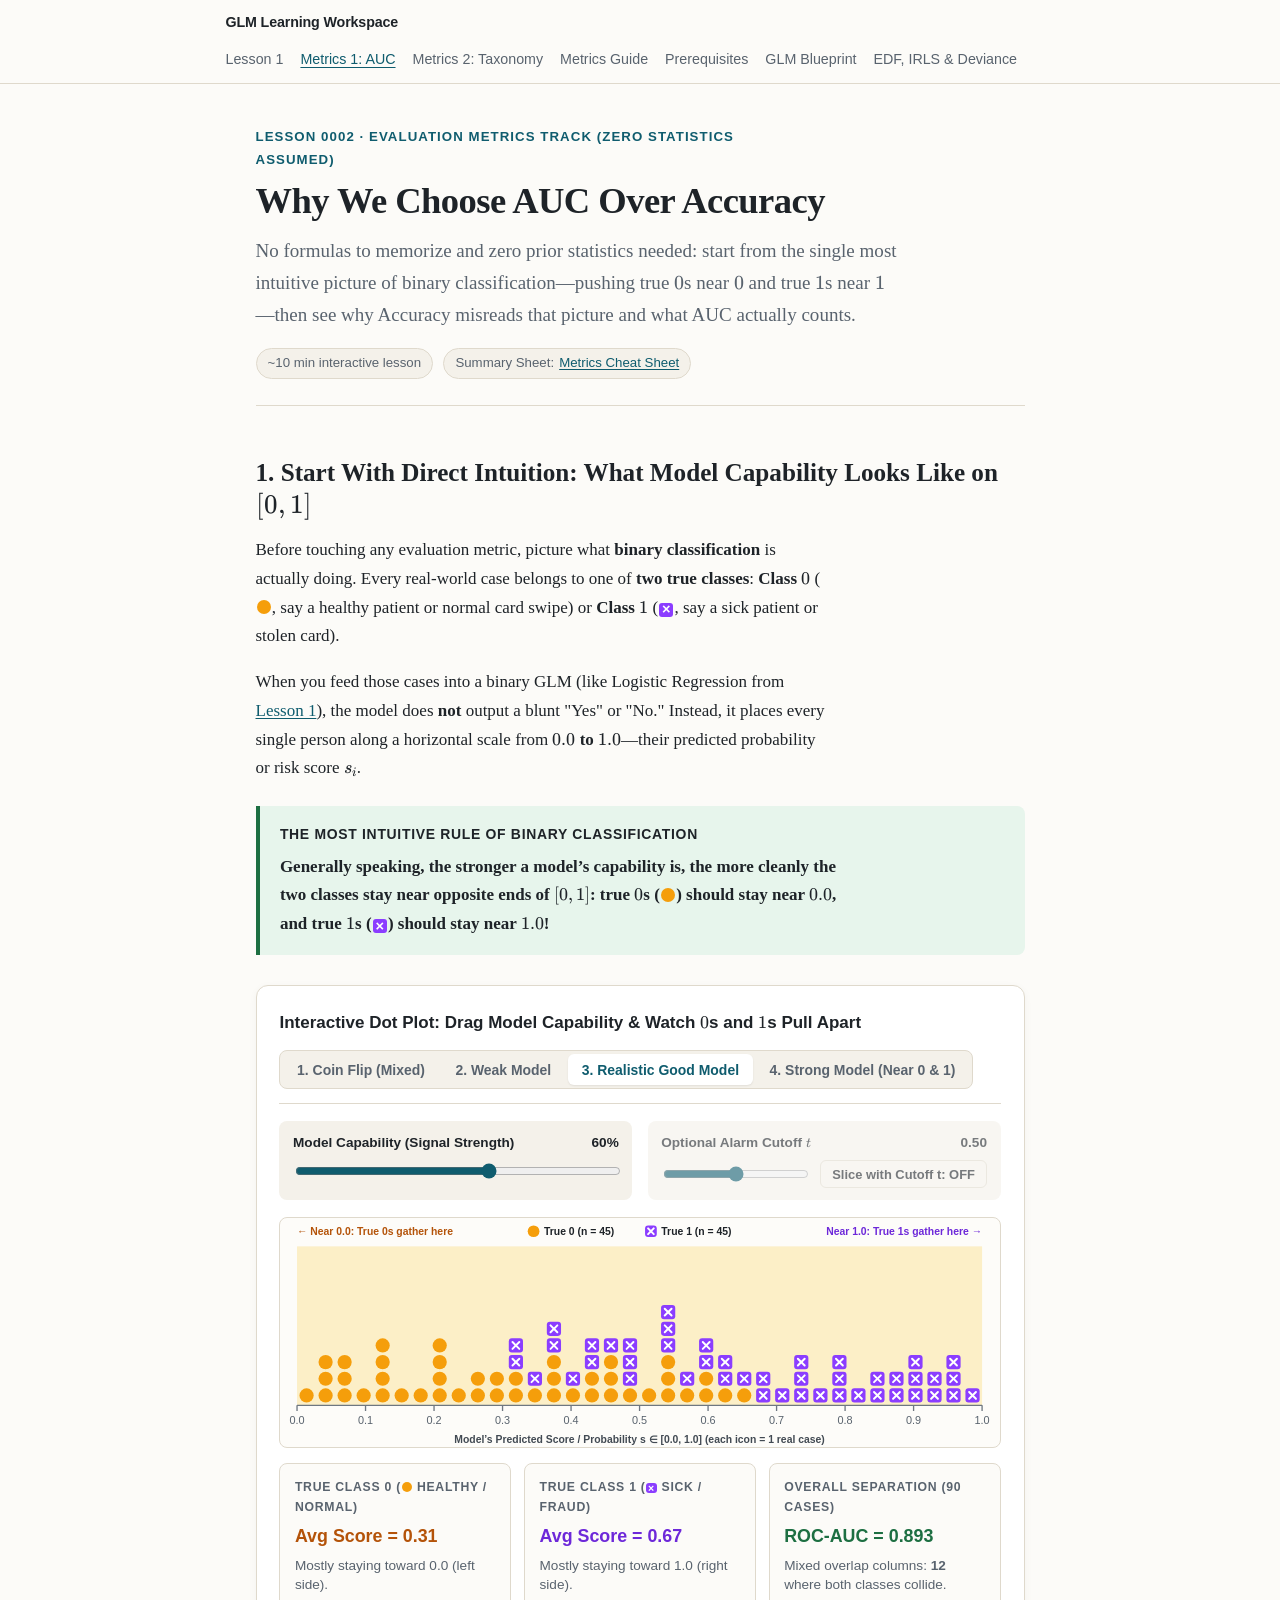
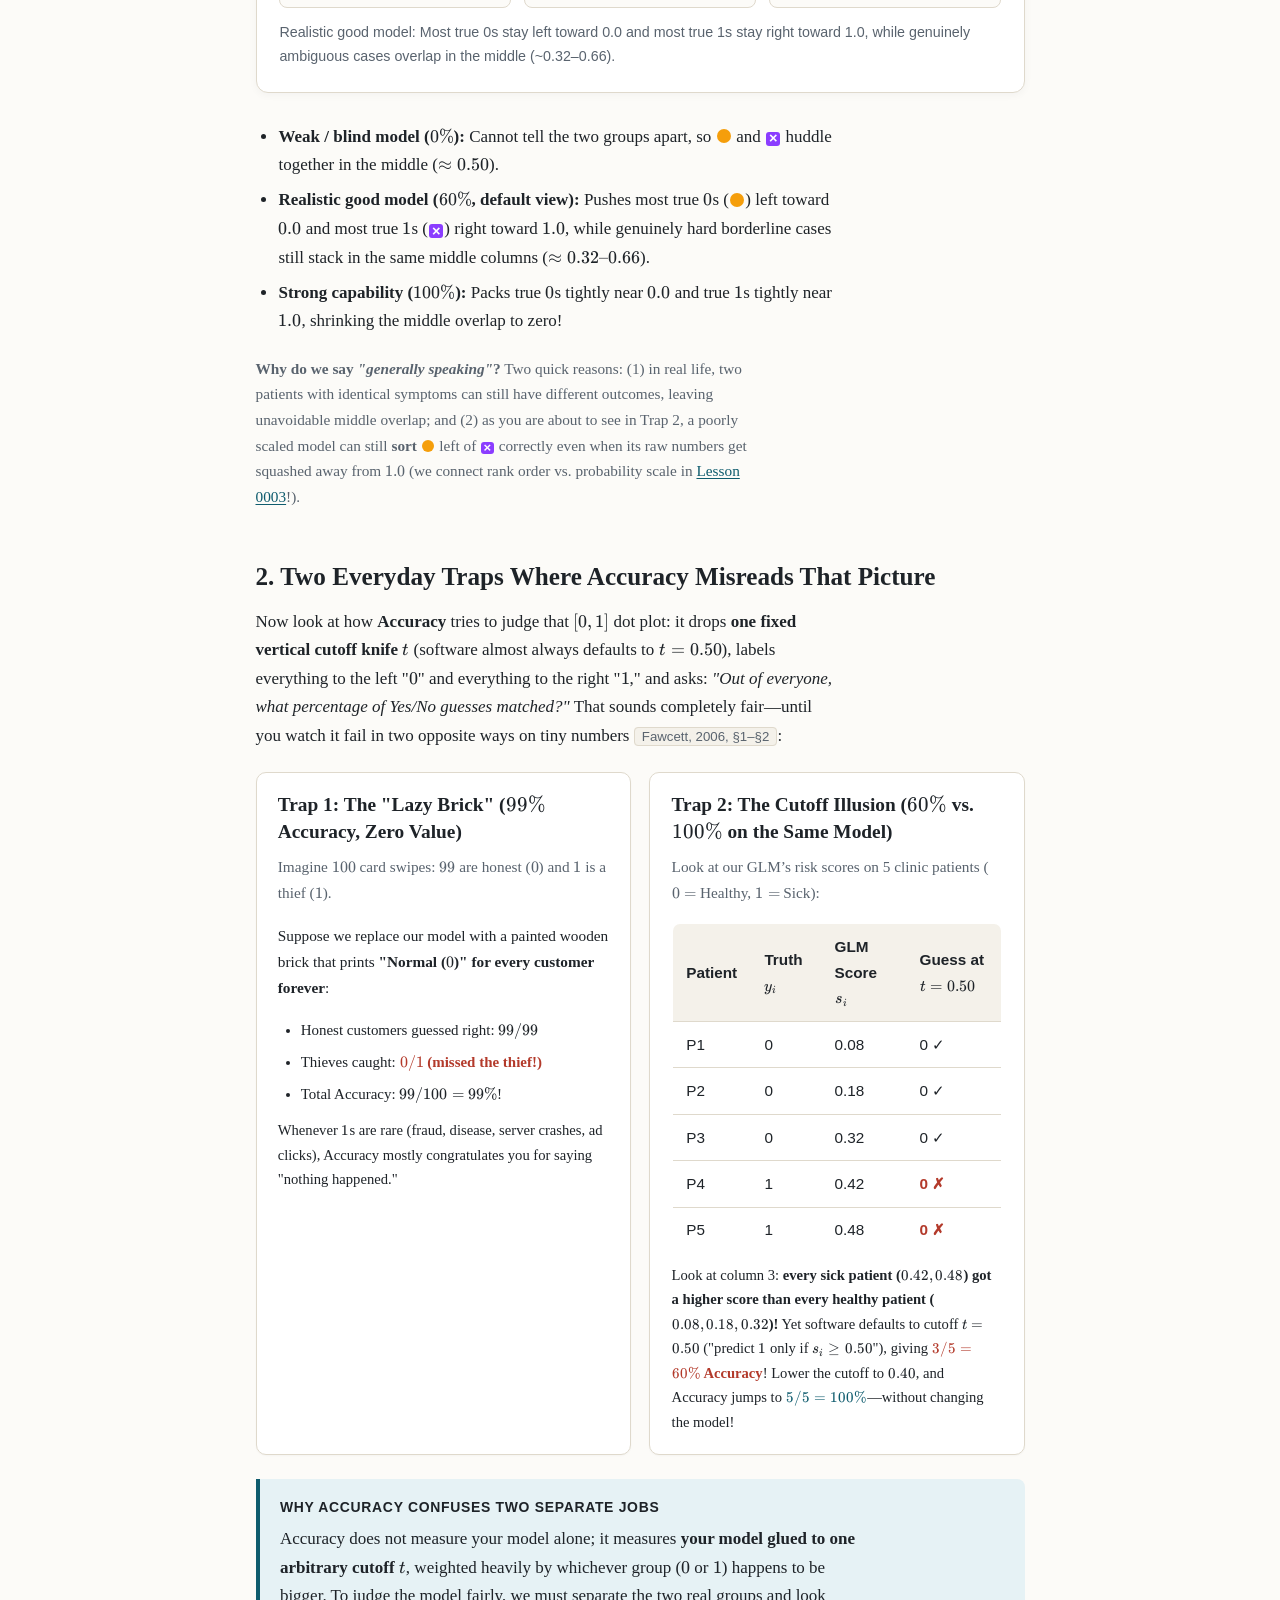
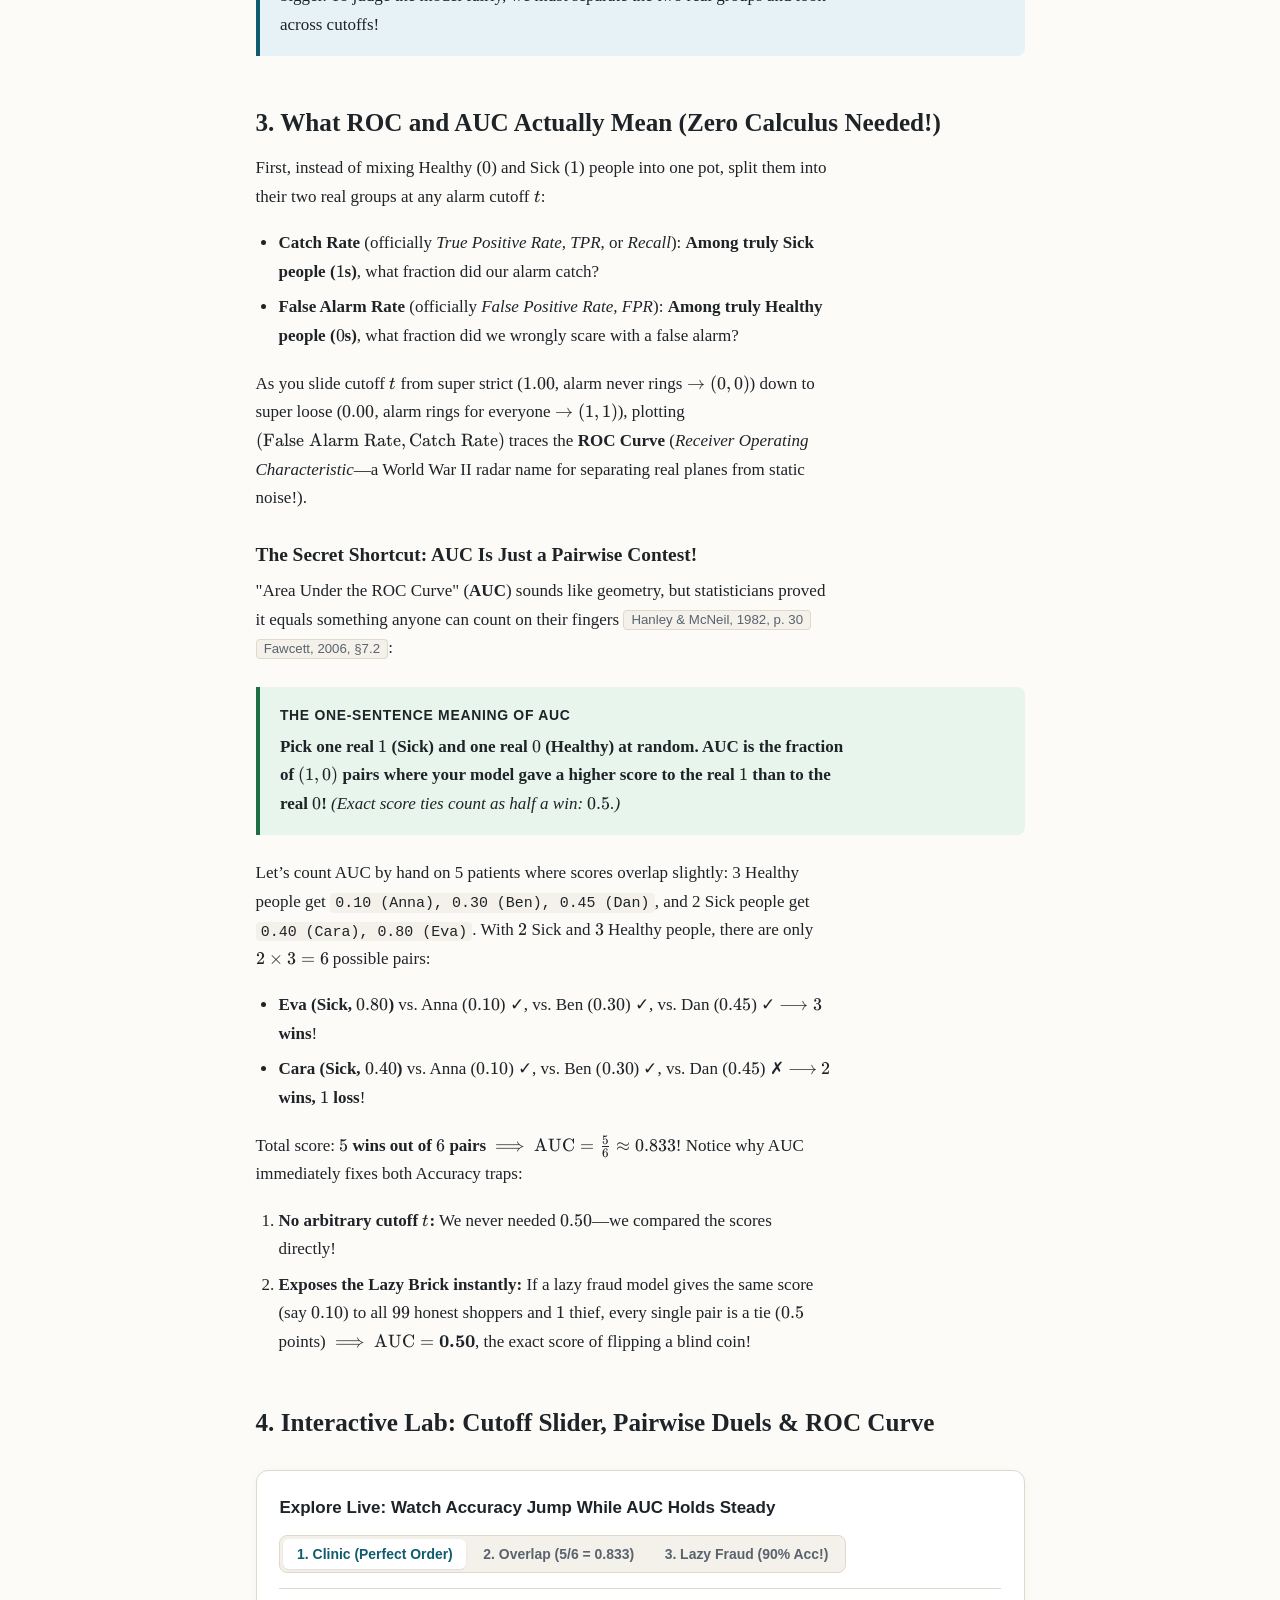
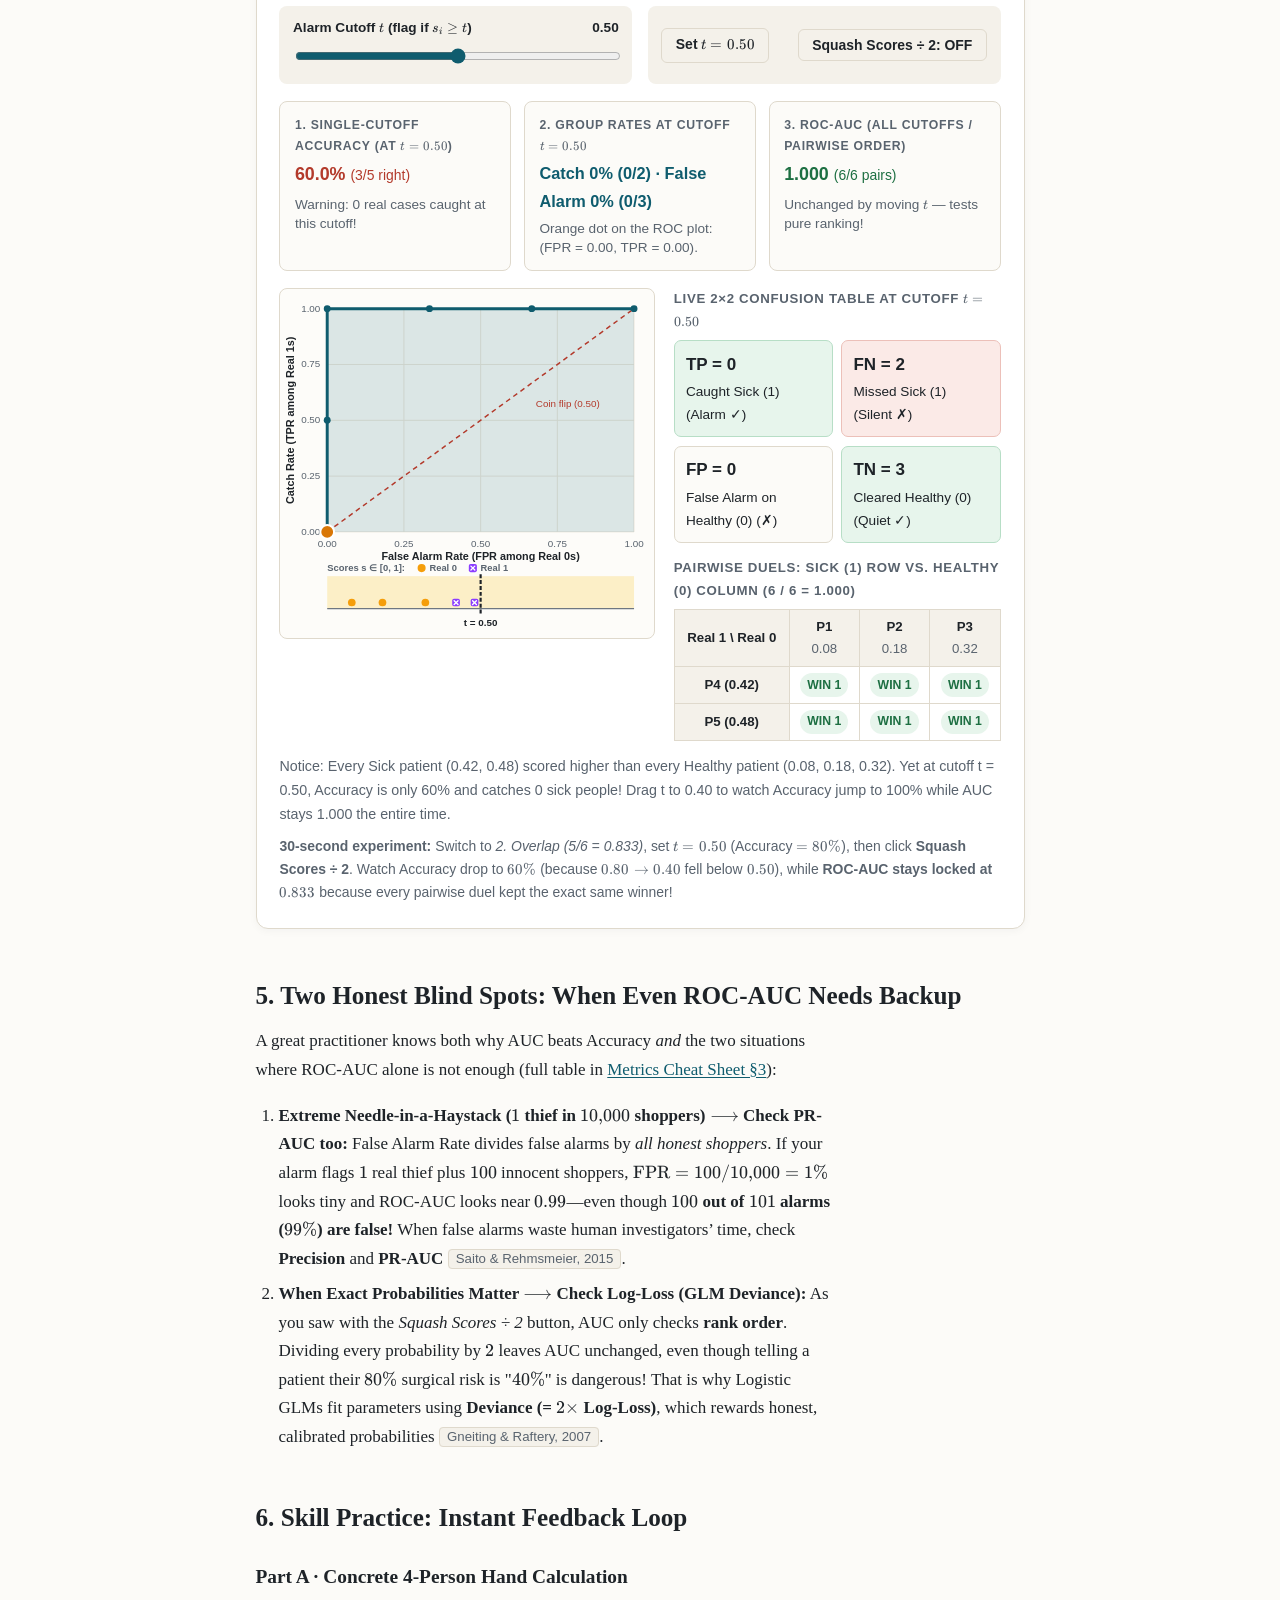
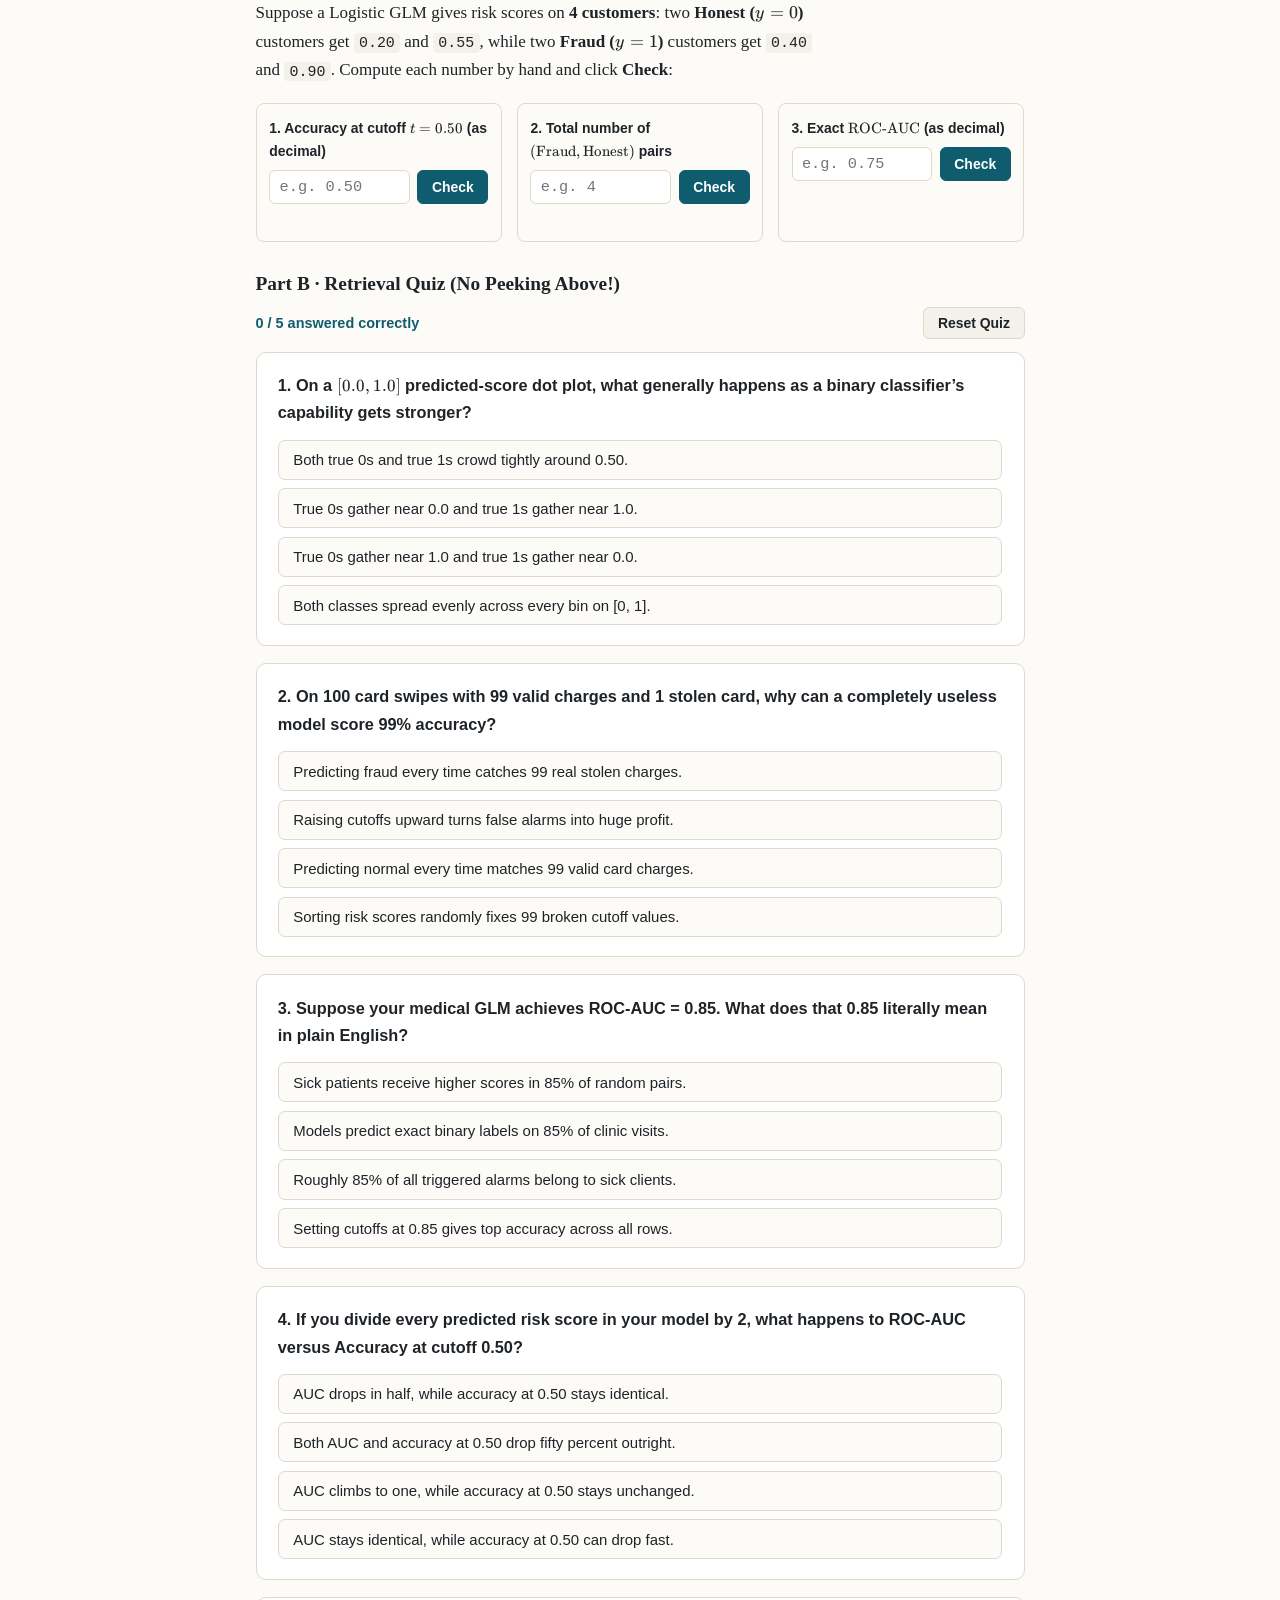
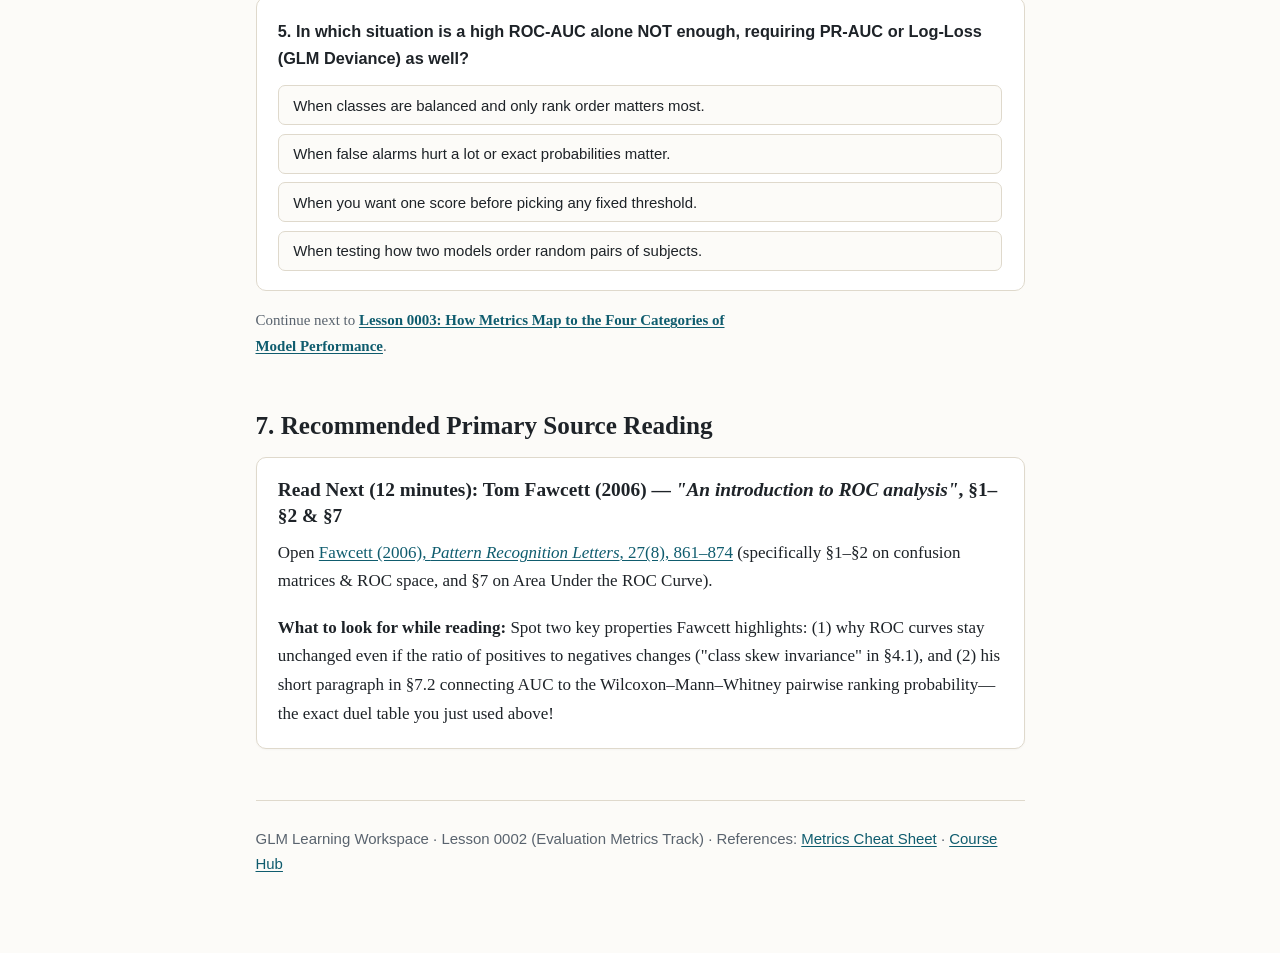
<file: lessons/0002-why-auc-beats-accuracy.html>
<!doctype html>
<html lang="en">
<head>
  <meta charset="utf-8">
  <meta name="viewport" content="width=device-width, initial-scale=1">
  <title>Lesson 0002 — Why We Choose AUC Over Accuracy (Zero Statistics Assumed)</title>
  <link rel="stylesheet" href="../assets/vendor/katex/0.19.1/katex.min.css">
  <link rel="stylesheet" href="../assets/teaching.css">
</head>
<body>
  <nav class="topbar">
    <div class="topbar-inner">
      <a class="topbar-brand" href="../index.html">GLM Learning Workspace</a>
      <div class="topbar-nav">
        <a href="0001-why-straight-lines-break.html">Lesson 1</a>
        <a href="0002-why-auc-beats-accuracy.html" aria-current="page">Metrics 1: AUC</a>
        <a href="0003-model-performance-taxonomy.html">Metrics 2: Taxonomy</a>
        <a href="../reference/evaluation-metrics-reference.html">Metrics Guide</a>
        <a href="../reference/prerequisites-primer.html">Prerequisites</a>
        <a href="../reference/glm-blueprint-cheatsheet.html">GLM Blueprint</a>
        <a href="../reference/estimation-and-deviance-reference.html">EDF, IRLS &amp; Deviance</a>
      </div>
    </div>
  </nav>

  <main>
    <header class="lesson-header">
      <p class="eyebrow">Lesson 0002 · Evaluation Metrics Track (Zero Statistics Assumed)</p>
      <h1>Why We Choose AUC Over Accuracy</h1>
      <p class="subtitle">
        No formulas to memorize and zero prior statistics needed: start from the single most intuitive picture of binary classification—pushing true \(0\)s near \(0\) and true \(1\)s near \(1\)—then see why Accuracy misreads that picture and what AUC actually counts.
      </p>
      <div class="meta-strip">
        <span class="badge">~10 min interactive lesson</span>
        <span class="badge">Summary Sheet: <a href="../reference/evaluation-metrics-reference.html">Metrics Cheat Sheet</a></span>
      </div>
    </header>

    <section id="binary-intuition">
      <h2>1. Start With Direct Intuition: What Model Capability Looks Like on \([0, 1]\)</h2>
      <p>
        Before touching any evaluation metric, picture what <strong>binary classification</strong> is actually doing. Every real-world case belongs to one of <strong>two true classes</strong>: <strong>Class \(0\)</strong> (<span class="cls-badge cls-0"></span>, say a healthy patient or normal card swipe) or <strong>Class \(1\)</strong> (<span class="cls-badge cls-1">×</span>, say a sick patient or stolen card).
      </p>
      <p>
        When you feed those cases into a binary GLM (like Logistic Regression from <a href="0001-why-straight-lines-break.html">Lesson 1</a>), the model does <strong>not</strong> output a blunt "Yes" or "No." Instead, it places every single person along a horizontal scale from <strong>\(0.0\) to \(1.0\)</strong>—their predicted probability or risk score \(s_i\).
      </p>

      <div class="callout ok">
        <div class="callout-title">The Most Intuitive Rule of Binary Classification</div>
        <p>
          <strong>Generally speaking, the stronger a model’s capability is, the more cleanly the two classes stay near opposite ends of \([0, 1]\): true \(0\)s (<span class="cls-badge cls-0"></span>) should stay near \(0.0\), and true \(1\)s (<span class="cls-badge cls-1">×</span>) should stay near \(1.0\)!</strong>
        </p>
      </div>

      <div class="widget" data-binary-capability-plot>
        <div class="widget-header">
          <p class="widget-title">Interactive Dot Plot: Drag Model Capability &amp; Watch \(0\)s and \(1\)s Pull Apart</p>
          <div class="tab-group" role="tablist" style="flex-wrap:wrap">
            <button class="tab-btn" type="button" data-cap-preset="blind" aria-selected="false">1. Coin Flip (Mixed)</button>
            <button class="tab-btn" type="button" data-cap-preset="weak" aria-selected="false">2. Weak Model</button>
            <button class="tab-btn" type="button" data-cap-preset="good" aria-selected="true">3. Realistic Good Model</button>
            <button class="tab-btn" type="button" data-cap-preset="strong" aria-selected="false">4. Strong Model (Near 0 &amp; 1)</button>
          </div>
        </div>

        <div class="controls-row">
          <div class="control-box">
            <label><span>Model Capability (Signal Strength)</span> <span data-cap-val>60%</span></label>
            <input type="range" data-cap-slider min="0" max="100" step="1" value="60">
          </div>
          <div class="control-box" data-cap-cutoff-box style="opacity:0.6">
            <label>
              <span>Optional Alarm Cutoff \(t\)</span>
              <span data-cap-cutoff-val>0.50</span>
            </label>
            <div style="display:flex;gap:0.55rem;align-items:center">
              <input type="range" data-cap-cutoff min="0" max="1" step="0.01" value="0.50">
              <button class="btn" type="button" data-cap-toggle-cutoff style="white-space:nowrap;padding:0.32rem 0.65rem;font-size:0.76rem">Slice with Cutoff t: OFF</button>
            </div>
          </div>
        </div>

        <div class="svg-wrap" style="margin:0.2rem 0 0.9rem">
          <svg data-cap-svg viewBox="0 0 760 242" aria-label="Stacked dot plot of True Class 0 orange circles and True Class 1 purple x-squares across predicted scores 0.0 to 1.0"></svg>
        </div>

        <div class="metrics-kpi-strip" style="margin-bottom:0.75rem">
          <div class="stage-box" data-cap-kpi-0></div>
          <div class="stage-box" data-cap-kpi-1></div>
          <div class="stage-box" data-cap-kpi-sep></div>
        </div>

        <p data-cap-caption style="font-size:0.84rem;color:var(--ink-muted);margin:0;max-width:none"></p>
      </div>

      <ul>
        <li><strong>Weak / blind model (\(0\%\)):</strong> Cannot tell the two groups apart, so <span class="cls-badge cls-0"></span> and <span class="cls-badge cls-1">×</span> huddle together in the middle (\(\approx 0.50\)).</li>
        <li><strong>Realistic good model (\(60\%\), default view):</strong> Pushes most true \(0\)s (<span class="cls-badge cls-0"></span>) left toward \(0.0\) and most true \(1\)s (<span class="cls-badge cls-1">×</span>) right toward \(1.0\), while genuinely hard borderline cases still stack in the same middle columns (\(\approx 0.32\text{–}0.66\)).</li>
        <li><strong>Strong capability (\(100\%\)):</strong> Packs true \(0\)s tightly near \(0.0\) and true \(1\)s tightly near \(1.0\), shrinking the middle overlap to zero!</li>
      </ul>
      <p style="font-size:0.9rem;color:var(--ink-muted)">
        <strong>Why do we say <em>"generally speaking"</em>?</strong> Two quick reasons: (1) in real life, two patients with identical symptoms can still have different outcomes, leaving unavoidable middle overlap; and (2) as you are about to see in Trap 2, a poorly scaled model can still <strong>sort</strong> <span class="cls-badge cls-0"></span> left of <span class="cls-badge cls-1">×</span> correctly even when its raw numbers get squashed away from \(1.0\) (we connect rank order vs. probability scale in <a href="0003-model-performance-taxonomy.html">Lesson 0003</a>!).
      </p>
    </section>

    <section id="accuracy-traps">
      <h2>2. Two Everyday Traps Where Accuracy Misreads That Picture</h2>
      <p>
        Now look at how <strong>Accuracy</strong> tries to judge that \([0, 1]\) dot plot: it drops <strong>one fixed vertical cutoff knife \(t\)</strong> (software almost always defaults to \(t = 0.50\)), labels everything to the left "\(0\)" and everything to the right "\(1\)," and asks: <em>"Out of everyone, what percentage of Yes/No guesses matched?"</em> That sounds completely fair—until you watch it fail in two opposite ways on tiny numbers
        <a class="cite" href="https://doi.org/10.1016/j.patrec.2005.10.010" target="_blank" rel="noopener">Fawcett, 2006, §1–§2</a>:
      </p>

      <div class="grid-2">
        <div class="card">
          <h3>Trap 1: The "Lazy Brick" (\(99\%\) Accuracy, Zero Value)</h3>
          <p style="font-size:0.9rem;color:var(--ink-muted)">Imagine \(100\) card swipes: \(99\) are honest (\(0\)) and \(1\) is a thief (\(1\)).</p>
          <p style="font-size:0.9rem">
            Suppose we replace our model with a painted wooden brick that prints <strong>"Normal (\(0\))" for every customer forever</strong>:
          </p>
          <ul style="font-size:0.88rem;margin-bottom:0">
            <li>Honest customers guessed right: <strong>\(99 / 99\)</strong></li>
            <li>Thieves caught: <strong class="bad-val">\(0 / 1\) (missed the thief!)</strong></li>
            <li>Total Accuracy: <strong>\(99 / 100 = 99\%\)</strong>!</li>
          </ul>
          <p style="font-size:0.86rem;margin-top:0.65rem;margin-bottom:0">
            Whenever \(1\)s are rare (fraud, disease, server crashes, ad clicks), Accuracy mostly congratulates you for saying "nothing happened."
          </p>
        </div>

        <div class="card">
          <h3>Trap 2: The Cutoff Illusion (\(60\%\) vs. \(100\%\) on the Same Model)</h3>
          <p style="font-size:0.9rem;color:var(--ink-muted)">Look at our GLM’s risk scores on 5 clinic patients (\(0=\) Healthy, \(1=\) Sick):</p>
          <table class="data-table" style="margin:0.5rem 0">
            <thead>
              <tr>
                <th>Patient</th>
                <th class="num">Truth \(y_i\)</th>
                <th class="num">GLM Score \(s_i\)</th>
                <th class="num">Guess at \(t=0.50\)</th>
              </tr>
            </thead>
            <tbody>
              <tr><td>P1</td><td class="num">0</td><td class="num">0.08</td><td class="num">0 ✓</td></tr>
              <tr><td>P2</td><td class="num">0</td><td class="num">0.18</td><td class="num">0 ✓</td></tr>
              <tr><td>P3</td><td class="num">0</td><td class="num">0.32</td><td class="num">0 ✓</td></tr>
              <tr><td>P4</td><td class="num">1</td><td class="num">0.42</td><td class="num bad-val">0 ✗</td></tr>
              <tr><td>P5</td><td class="num">1</td><td class="num">0.48</td><td class="num bad-val">0 ✗</td></tr>
            </tbody>
          </table>
          <p style="font-size:0.86rem;margin-bottom:0">
            Look at column 3: <strong>every sick patient (\(0.42, 0.48\)) got a higher score than every healthy patient (\(0.08, 0.18, 0.32\))!</strong> Yet software defaults to cutoff \(t = 0.50\) ("predict \(1\) only if \(s_i \ge 0.50\)"), giving <strong class="bad-val">\(3/5 = 60\%\) Accuracy</strong>! Lower the cutoff to \(0.40\), and Accuracy jumps to <strong class="good-val">\(5/5 = 100\%\)</strong>—without changing the model!
          </p>
        </div>
      </div>

      <div class="callout">
        <div class="callout-title">Why Accuracy Confuses Two Separate Jobs</div>
        <p>
          Accuracy does not measure your model alone; it measures <strong>your model glued to one arbitrary cutoff \(t\)</strong>, weighted heavily by whichever group (\(0\) or \(1\)) happens to be bigger. To judge the model fairly, we must separate the two real groups and look across cutoffs!
        </p>
      </div>
    </section>

    <section id="roc-and-auc">
      <h2>3. What ROC and AUC Actually Mean (Zero Calculus Needed!)</h2>
      <p>
        First, instead of mixing Healthy (\(0\)) and Sick (\(1\)) people into one pot, split them into their two real groups at any alarm cutoff \(t\):
      </p>
      <ul>
        <li><strong>Catch Rate</strong> (officially <em>True Positive Rate, TPR</em>, or <em>Recall</em>): <strong>Among truly Sick people (\(1\)s)</strong>, what fraction did our alarm catch?</li>
        <li><strong>False Alarm Rate</strong> (officially <em>False Positive Rate, FPR</em>): <strong>Among truly Healthy people (\(0\)s)</strong>, what fraction did we wrongly scare with a false alarm?</li>
      </ul>
      <p>
        As you slide cutoff \(t\) from super strict (\(1.00\), alarm never rings \(\to (0,0)\)) down to super loose (\(0.00\), alarm rings for everyone \(\to (1,1)\)), plotting \((\text{False Alarm Rate}, \text{Catch Rate})\) traces the <strong>ROC Curve</strong> (<em>Receiver Operating Characteristic</em>—a World War II radar name for separating real planes from static noise!).
      </p>

      <h3>The Secret Shortcut: AUC Is Just a Pairwise Contest!</h3>
      <p>
        "Area Under the ROC Curve" (<strong>AUC</strong>) sounds like geometry, but statisticians proved it equals something anyone can count on their fingers
        <a class="cite" href="https://doi.org/10.1148/radiology.143.1.7063747" target="_blank" rel="noopener">Hanley &amp; McNeil, 1982, p. 30</a>
        <a class="cite" href="https://doi.org/10.1016/j.patrec.2005.10.010" target="_blank" rel="noopener">Fawcett, 2006, §7.2</a>:
      </p>

      <div class="callout ok">
        <div class="callout-title">The One-Sentence Meaning of AUC</div>
        <p>
          <strong>Pick one real \(1\) (Sick) and one real \(0\) (Healthy) at random. AUC is the fraction of \((1, 0)\) pairs where your model gave a higher score to the real \(1\) than to the real \(0\)!</strong> <em>(Exact score ties count as half a win: \(0.5\).)</em>
        </p>
      </div>

      <p>
        Let’s count AUC by hand on 5 patients where scores overlap slightly:
        3 Healthy people get <code>0.10 (Anna), 0.30 (Ben), 0.45 (Dan)</code>, and 2 Sick people get <code>0.40 (Cara), 0.80 (Eva)</code>.
        With \(2\) Sick and \(3\) Healthy people, there are only \(2 \times 3 = 6\) possible pairs:
      </p>
      <ul>
        <li><strong>Eva (Sick, \(0.80\))</strong> vs. Anna (\(0.10\)) ✓, vs. Ben (\(0.30\)) ✓, vs. Dan (\(0.45\)) ✓ \(\longrightarrow\) <strong>\(3\) wins</strong>!</li>
        <li><strong>Cara (Sick, \(0.40\))</strong> vs. Anna (\(0.10\)) ✓, vs. Ben (\(0.30\)) ✓, vs. Dan (\(0.45\)) ✗ \(\longrightarrow\) <strong>\(2\) wins, \(1\) loss</strong>!</li>
      </ul>
      <p>
        Total score: <strong>\(5\) wins out of \(6\) pairs \(\implies \text{AUC} = \frac{5}{6} \approx 0.833\)</strong>!
        Notice why AUC immediately fixes both Accuracy traps:
      </p>
      <ol>
        <li><strong>No arbitrary cutoff \(t\):</strong> We never needed \(0.50\)—we compared the scores directly!</li>
        <li><strong>Exposes the Lazy Brick instantly:</strong> If a lazy fraud model gives the same score (say \(0.10\)) to all \(99\) honest shoppers and \(1\) thief, every single pair is a tie (\(0.5\) points) \(\implies \mathbf{\text{AUC} = 0.50}\), the exact score of flipping a blind coin!</li>
      </ol>
    </section>

    <section id="interactive-lab">
      <h2>4. Interactive Lab: Cutoff Slider, Pairwise Duels &amp; ROC Curve</h2>
      <div class="widget" data-metrics-roc-lab>
        <div class="widget-header">
          <p class="widget-title">Explore Live: Watch Accuracy Jump While AUC Holds Steady</p>
          <div style="display:flex;gap:0.45rem;flex-wrap:wrap;align-items:center">
            <div class="tab-group" role="tablist">
              <button class="tab-btn" type="button" data-metrics-scenario="clinic" aria-selected="true">1. Clinic (Perfect Order)</button>
              <button class="tab-btn" type="button" data-metrics-scenario="overlap" aria-selected="false">2. Overlap (5/6 = 0.833)</button>
              <button class="tab-btn" type="button" data-metrics-scenario="lazy" aria-selected="false">3. Lazy Fraud (90% Acc!)</button>
            </div>
          </div>
        </div>

        <div class="controls-row">
          <div class="control-box">
            <label><span>Alarm Cutoff \(t\) (flag if \(s_i \ge t\))</span> <span data-cutoff-val>0.50</span></label>
            <input type="range" data-cutoff min="0" max="1" step="0.01" value="0.50">
          </div>
          <div class="control-box" style="display:flex;gap:0.5rem;align-items:center;justify-content:space-between;flex-wrap:wrap">
            <button class="btn" type="button" data-preset-half>Set \(t = 0.50\)</button>
            <button class="btn" type="button" data-toggle-squash>Squash Scores ÷ 2: OFF</button>
          </div>
        </div>

        <div class="metrics-kpi-strip">
          <div class="stage-box" data-kpi-acc></div>
          <div class="stage-box" data-kpi-rates></div>
          <div class="stage-box" data-kpi-auc></div>
        </div>

        <div class="metrics-split">
          <div class="svg-wrap" style="margin:0">
            <svg data-roc-svg viewBox="0 0 380 355" aria-label="ROC curve and predicted risk score strip"></svg>
          </div>
          <div>
            <div data-cm-wrap></div>
            <div data-duel-wrap></div>
          </div>
        </div>

        <p data-scenario-note style="font-size:0.84rem;color:var(--ink-muted);margin:0.85rem 0 0;max-width:none"></p>
        <p style="font-size:0.82rem;color:var(--ink-muted);margin:0.45rem 0 0;max-width:none">
          <strong>30-second experiment:</strong> Switch to <em>2. Overlap (5/6 = 0.833)</em>, set \(t = 0.50\) (Accuracy \(= 80\%\)), then click <strong>Squash Scores ÷ 2</strong>. Watch Accuracy drop to \(60\%\) (because \(0.80 \to 0.40\) fell below \(0.50\)), while <strong>ROC-AUC stays locked at \(0.833\)</strong> because every pairwise duel kept the exact same winner!
        </p>
      </div>
    </section>

    <section id="blind-spots">
      <h2>5. Two Honest Blind Spots: When Even ROC-AUC Needs Backup</h2>
      <p>
        A great practitioner knows both why AUC beats Accuracy <em>and</em> the two situations where ROC-AUC alone is not enough (full table in <a href="../reference/evaluation-metrics-reference.html#decision-matrix">Metrics Cheat Sheet §3</a>):
      </p>
      <ol>
        <li>
          <strong>Extreme Needle-in-a-Haystack (\(1\) thief in \(10{,}000\) shoppers) \(\longrightarrow\) Check PR-AUC too:</strong>
          False Alarm Rate divides false alarms by <em>all honest shoppers</em>. If your alarm flags \(1\) real thief plus \(100\) innocent shoppers, \(\text{FPR} = 100 / 10{,}000 = 1\%\) looks tiny and ROC-AUC looks near \(0.99\)—even though <strong>\(100\) out of \(101\) alarms (\(99\%\)) are false!</strong> When false alarms waste human investigators’ time, check <strong>Precision</strong> and <strong>PR-AUC</strong>
          <a class="cite" href="https://doi.org/10.1371/journal.pone.0118432" target="_blank" rel="noopener">Saito &amp; Rehmsmeier, 2015</a>.
        </li>
        <li>
          <strong>When Exact Probabilities Matter \(\longrightarrow\) Check Log-Loss (GLM Deviance):</strong>
          As you saw with the <em>Squash Scores ÷ 2</em> button, AUC only checks <strong>rank order</strong>. Dividing every probability by \(2\) leaves AUC unchanged, even though telling a patient their \(80\%\) surgical risk is "\(40\%\)" is dangerous! That is why Logistic GLMs fit parameters using <strong>Deviance (= \(2 \times\) Log-Loss)</strong>, which rewards honest, calibrated probabilities
          <a class="cite" href="https://doi.org/10.1198/016214506000001437" target="_blank" rel="noopener">Gneiting &amp; Raftery, 2007</a>.
        </li>
      </ol>
    </section>

    <section id="practice">
      <h2>6. Skill Practice: Instant Feedback Loop</h2>

      <h3>Part A · Concrete 4-Person Hand Calculation</h3>
      <p>
        Suppose a Logistic GLM gives risk scores on <strong>4 customers</strong>:
        two <strong>Honest (\(y=0\))</strong> customers get <code>0.20</code> and <code>0.55</code>, while two <strong>Fraud (\(y=1\))</strong> customers get <code>0.40</code> and <code>0.90</code>. Compute each number by hand and click <strong>Check</strong>:
      </p>

      <div class="numeric-grid" style="font-family:var(--sans)">
        <div class="numeric-field" data-numeric-check data-answer="0.50" data-tolerance="0.01"
             data-ok="Right! At \(t=0.50\), 0.20→0 (✓), 0.55→1 (✗), 0.40→0 (✗), 0.90→1 (✓): only \(2/4 = 0.50\) right!"
             data-hint="Check each of the 4 people against \(s_i \ge 0.50\): how many of the 4 guesses match their true \(0/1\) label? Divide by 4.">
          <label>1. Accuracy at cutoff \(t = 0.50\) (as decimal)</label>
          <div class="numeric-row">
            <input type="text" placeholder="e.g. 0.50">
            <button class="btn btn-primary" type="button">Check</button>
          </div>
          <div class="numeric-status"></div>
        </div>

        <div class="numeric-field" data-numeric-check data-answer="4" data-tolerance="0.001"
             data-ok="Exact! \(2\text{ Fraud} \times 2\text{ Honest} = 4\) possible \((1, 0)\) pairs."
             data-hint="Multiply the number of real \(1\)s (2) by the number of real \(0\)s (2).">
          <label>2. Total number of \((\text{Fraud}, \text{Honest})\) pairs</label>
          <div class="numeric-row">
            <input type="text" placeholder="e.g. 4">
            <button class="btn btn-primary" type="button">Check</button>
          </div>
          <div class="numeric-status"></div>
        </div>

        <div class="numeric-field" data-numeric-check data-answer="0.75" data-tolerance="0.01"
             data-ok="Spot on! Fraud \(0.90\) beats both \(0.20\) and \(0.55\) (2 wins); Fraud \(0.40\) beats \(0.20\) (1 win) and loses to \(0.55\) (0). \(3/4 = 0.75\)!"
             data-hint="Count how many of the 4 pairs have \(\text{Fraud score} &gt; \text{Honest score}\): compare \(0.90\) vs \((0.20, 0.55)\) and \(0.40\) vs \((0.20, 0.55)\), then divide by 4.">
          <label>3. Exact \(\text{ROC-AUC}\) (as decimal)</label>
          <div class="numeric-row">
            <input type="text" placeholder="e.g. 0.75">
            <button class="btn btn-primary" type="button">Check</button>
          </div>
          <div class="numeric-status"></div>
        </div>
      </div>

      <h3>Part B · Retrieval Quiz (No Peeking Above!)</h3>
      <div data-quiz>
        <div style="display:flex;justify-content:space-between;align-items:center;margin-bottom:0.75rem;font-family:var(--sans);font-size:0.85rem">
          <span data-quiz-score style="font-weight:700;color:var(--accent)">0 / 5 answered correctly</span>
          <button class="btn" type="button" data-quiz-reset>Reset Quiz</button>
        </div>

        <div class="quiz-item" data-correct="1"
             data-explain-ok="Correct! Generally speaking, as a binary model’s capability strengthens, true \(0\)s gather closer to \(0.0\) and true \(1\)s gather closer to \(1.0\), shrinking the mixed overlap zone in the middle.">
          <p class="quiz-q">1. On a \([0.0, 1.0]\) predicted-score dot plot, what generally happens as a binary classifier’s capability gets stronger?</p>
          <div class="quiz-options">
            <button class="quiz-opt" type="button" data-why="Crowding both classes near \(0.50\) is what a blind, zero-capability coin-flip model does!">Both true 0s and true 1s crowd tightly around 0.50.</button>
            <button class="quiz-opt" type="button">True 0s gather near 0.0 and true 1s gather near 1.0.</button>
            <button class="quiz-opt" type="button" data-why="Pushing true \(0\)s toward \(1.0\) and true \(1\)s toward \(0.0\) means the model’s predictions point completely backward!">True 0s gather near 1.0 and true 1s gather near 0.0.</button>
            <button class="quiz-opt" type="button" data-why="Spreading both classes evenly everywhere mixes \(0\)s and \(1\)s across the entire line (\(\text{AUC} \approx 0.50\)).">Both classes spread evenly across every bin on [0, 1].</button>
          </div>
          <div class="quiz-feedback"></div>
        </div>

        <div class="quiz-item" data-correct="2"
             data-explain-ok="Correct! When \(99\) of \(100\) charges are valid (\(0\)), blindly predicting \(0\) every time gets \(99/100 = 99\%\) accuracy while catching \(0\) stolen cards.">
          <p class="quiz-q">2. On 100 card swipes with 99 valid charges and 1 stolen card, why can a completely useless model score 99% accuracy?</p>
          <div class="quiz-options">
            <button class="quiz-opt" type="button" data-why="Predicting fraud (\(1\)) every time catches the \(1\) stolen card but gets \(99\) false alarms, giving only \(1\%\) accuracy!">Predicting fraud every time catches 99 real stolen charges.</button>
            <button class="quiz-opt" type="button" data-why="Accuracy counts label matches, not financial profit—the high number comes from matching the \(99\) normal rows.">Raising cutoffs upward turns false alarms into huge profit.</button>
            <button class="quiz-opt" type="button">Predicting normal every time matches 99 valid card charges.</button>
            <button class="quiz-opt" type="button" data-why="Randomly sorting scores gives roughly \(0.50\) AUC and does not guarantee \(99\%\) accuracy.">Sorting risk scores randomly fixes 99 broken cutoff values.</button>
          </div>
          <div class="quiz-feedback"></div>
        </div>

        <div class="quiz-item" data-correct="0"
             data-explain-ok="Correct! \(\text{AUC} = 0.85\) literally means that in \(85\%\) of randomly drawn \((\text{Sick}, \text{Healthy})\) pairs, the model assigns a higher risk score to the sick patient.">
          <p class="quiz-q">3. Suppose your medical GLM achieves ROC-AUC = 0.85. What does that 0.85 literally mean in plain English?</p>
          <div class="quiz-options">
            <button class="quiz-opt" type="button">Sick patients receive higher scores in 85% of random pairs.</button>
            <button class="quiz-opt" type="button" data-why="Fraction of exact binary labels across visits is Accuracy at a fixed cutoff, not AUC.">Models predict exact binary labels on 85% of clinic visits.</button>
            <button class="quiz-opt" type="button" data-why="The fraction of triggered alarms that are truly sick is Precision (at one cutoff), not ROC-AUC.">Roughly 85% of all triggered alarms belong to sick clients.</button>
            <button class="quiz-opt" type="button" data-why="\(0.85\) is the area / pairwise win rate across all cutoffs, not a recommended cutoff value!">Setting cutoffs at 0.85 gives top accuracy across all rows.</button>
          </div>
          <div class="quiz-feedback"></div>
        </div>

        <div class="quiz-item" data-correct="3"
             data-explain-ok="Correct! Dividing every score by \(2\) preserves who beats whom in every \((1,0)\) pair—so AUC stays identical—whereas scores like \(0.80 \to 0.40\) cross below cutoff \(0.50\), changing Accuracy!">
          <p class="quiz-q">4. If you divide every predicted risk score in your model by 2, what happens to ROC-AUC versus Accuracy at cutoff 0.50?</p>
          <div class="quiz-options">
            <button class="quiz-opt" type="button" data-why="Dividing positive numbers by \(2\) never flips which number is larger, so AUC does not drop at all!">AUC drops in half, while accuracy at 0.50 stays identical.</button>
            <button class="quiz-opt" type="button" data-why="AUC depends only on rank order, so positive rescaling leaves AUC completely untouched.">Both AUC and accuracy at 0.50 drop fifty percent outright.</button>
            <button class="quiz-opt" type="button" data-why="Rescaling scores cannot fix misordered pairs, and pushing scores below \(0.50\) changes predictions at \(t=0.50\).">AUC climbs to one, while accuracy at 0.50 stays unchanged.</button>
            <button class="quiz-opt" type="button">AUC stays identical, while accuracy at 0.50 can drop fast.</button>
          </div>
          <div class="quiz-feedback"></div>
        </div>

        <div class="quiz-item" data-correct="1"
             data-explain-ok="Correct! On ultra-rare positives, false alarms can swamp Precision even at high ROC-AUC (use PR-AUC), and when exact risk numbers matter, rank-only AUC must be paired with Log-Loss / Deviance.">
          <p class="quiz-q">5. In which situation is a high ROC-AUC alone NOT enough, requiring PR-AUC or Log-Loss (GLM Deviance) as well?</p>
          <div class="quiz-options">
            <button class="quiz-opt" type="button" data-why="Balanced classes where only rank order matters is actually the ideal home turf for ROC-AUC!">When classes are balanced and only rank order matters most.</button>
            <button class="quiz-opt" type="button">When false alarms hurt a lot or exact probabilities matter.</button>
            <button class="quiz-opt" type="button" data-why="Summarizing ranking before picking a fixed threshold is the exact strength of ROC-AUC.">When you want one score before picking any fixed threshold.</button>
            <button class="quiz-opt" type="button" data-why="ROC-AUC directly measures how models order random \((1,0)\) pairs!">When testing how two models order random pairs of subjects.</button>
          </div>
          <div class="quiz-feedback"></div>
        </div>
      </div>

      <p style="font-size:0.88rem;color:var(--ink-muted);margin-top:1rem">
        Continue next to <a href="0003-model-performance-taxonomy.html"><strong>Lesson 0003: How Metrics Map to the Four Categories of Model Performance</strong></a>.
      </p>
    </section>

    <section id="reading">
      <h2>7. Recommended Primary Source Reading</h2>
      <div class="card">
        <h3>Read Next (12 minutes): Tom Fawcett (2006) — <em>"An introduction to ROC analysis"</em>, §1–§2 &amp; §7</h3>
        <p>
          Open <a href="https://doi.org/10.1016/j.patrec.2005.10.010" target="_blank" rel="noopener">Fawcett (2006), <em>Pattern Recognition Letters</em>, 27(8), 861–874</a> (specifically §1–§2 on confusion matrices &amp; ROC space, and §7 on Area Under the ROC Curve).
        </p>
        <p style="margin-bottom:0">
          <strong>What to look for while reading:</strong> Spot two key properties Fawcett highlights: (1) why ROC curves stay unchanged even if the ratio of positives to negatives changes ("class skew invariance" in §4.1), and (2) his short paragraph in §7.2 connecting AUC to the Wilcoxon–Mann–Whitney pairwise ranking probability—the exact duel table you just used above!
        </p>
      </div>
    </section>

    <footer class="lesson-footer">
      GLM Learning Workspace · Lesson 0002 (Evaluation Metrics Track) · References:
      <a href="../reference/evaluation-metrics-reference.html">Metrics Cheat Sheet</a> ·
      <a href="../index.html">Course Hub</a>
    </footer>
  </main>

  <script src="../assets/vendor/katex/0.19.1/katex.min.js"></script>
  <script src="../assets/vendor/katex/0.19.1/contrib/auto-render.min.js"></script>
  <script src="../assets/math.js"></script>
  <script src="../assets/binary-capability-plot.js"></script>
  <script src="../assets/metrics-roc-lab.js"></script>
  <script src="../assets/quiz.js"></script>
</body>
</html>
</file>
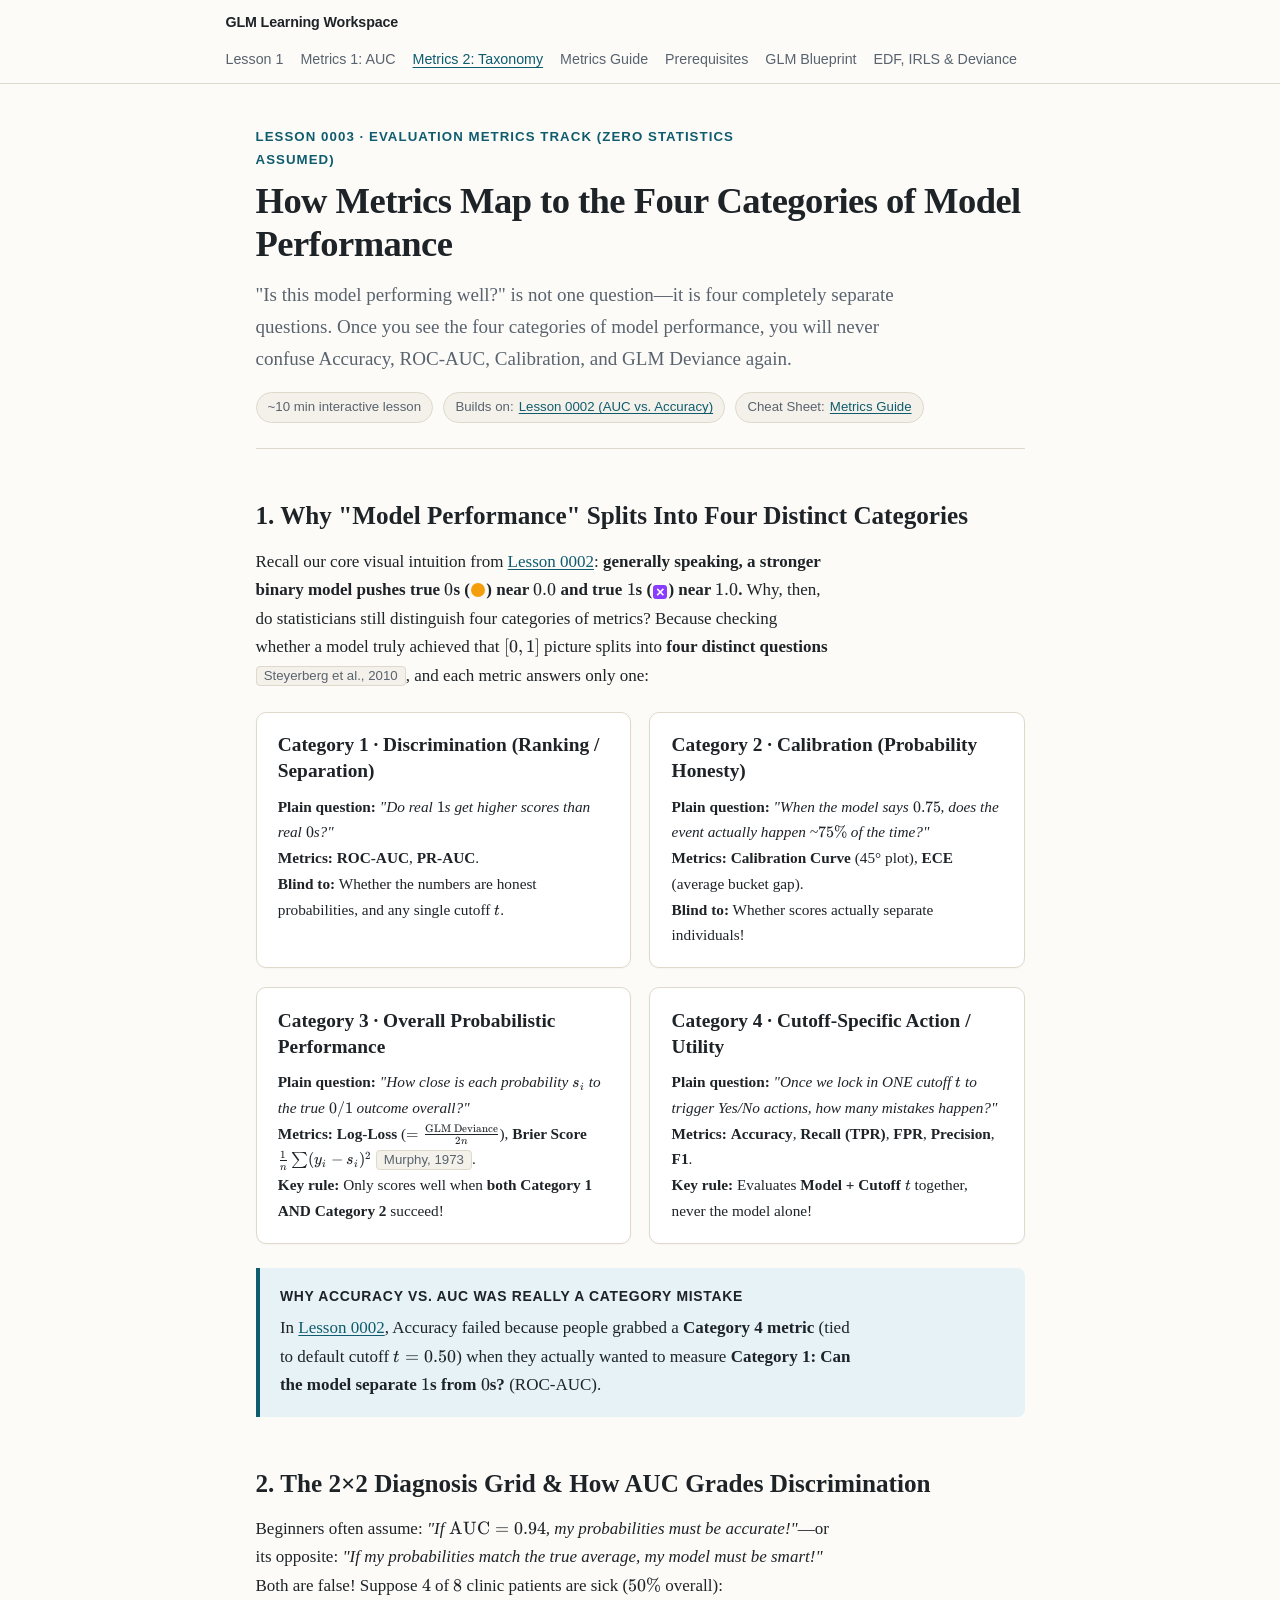
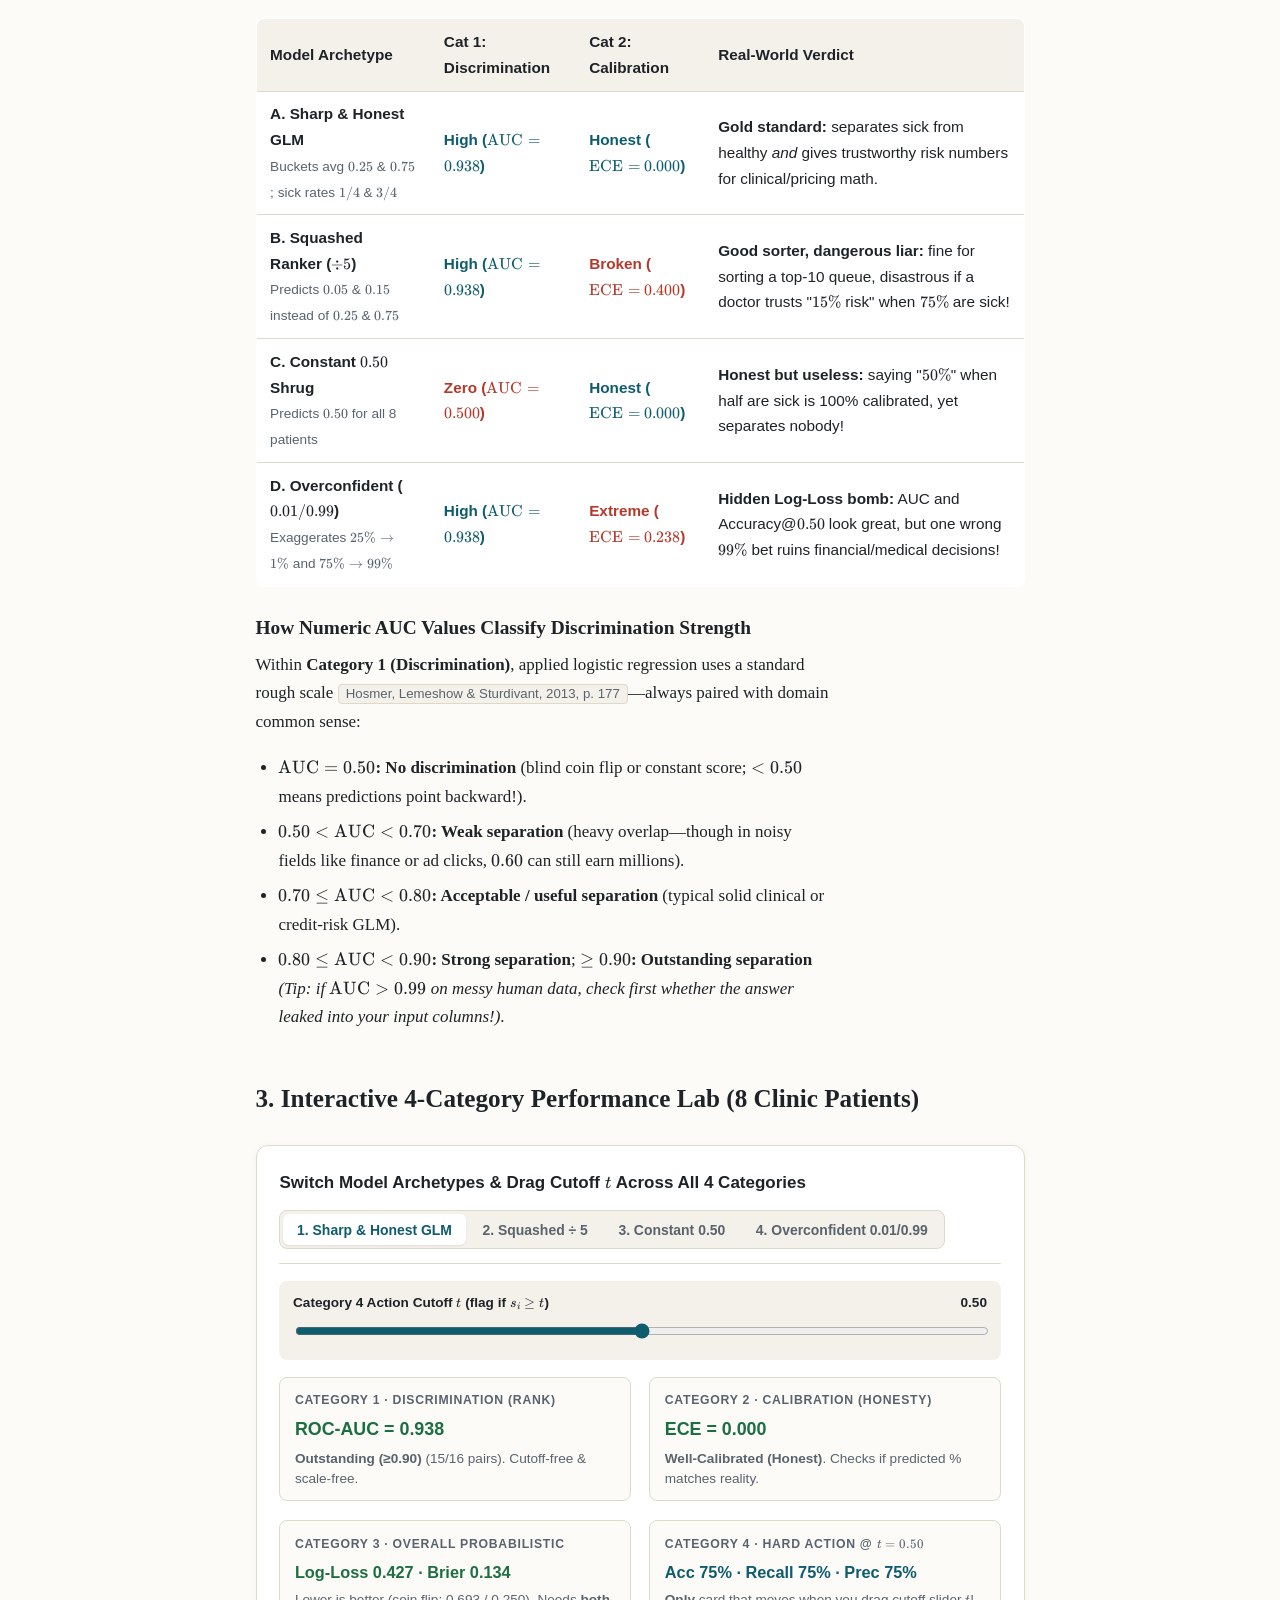
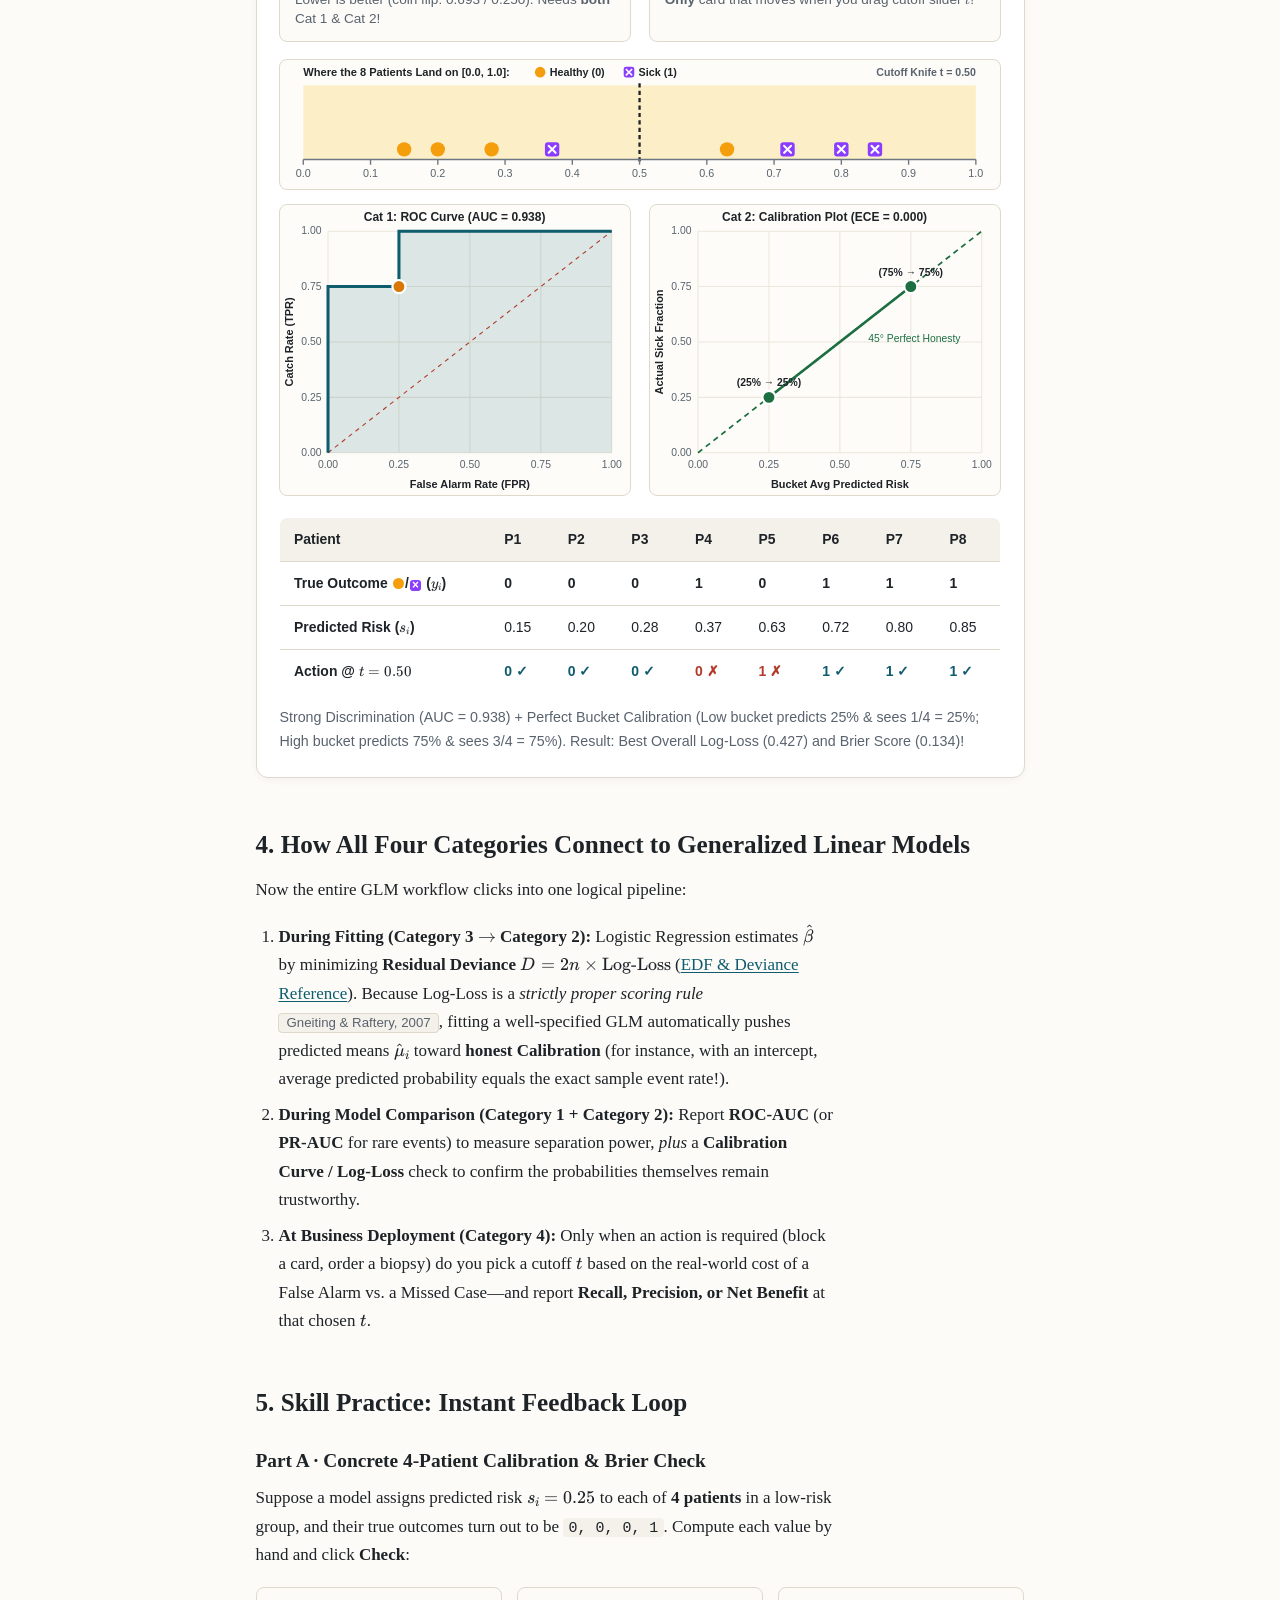
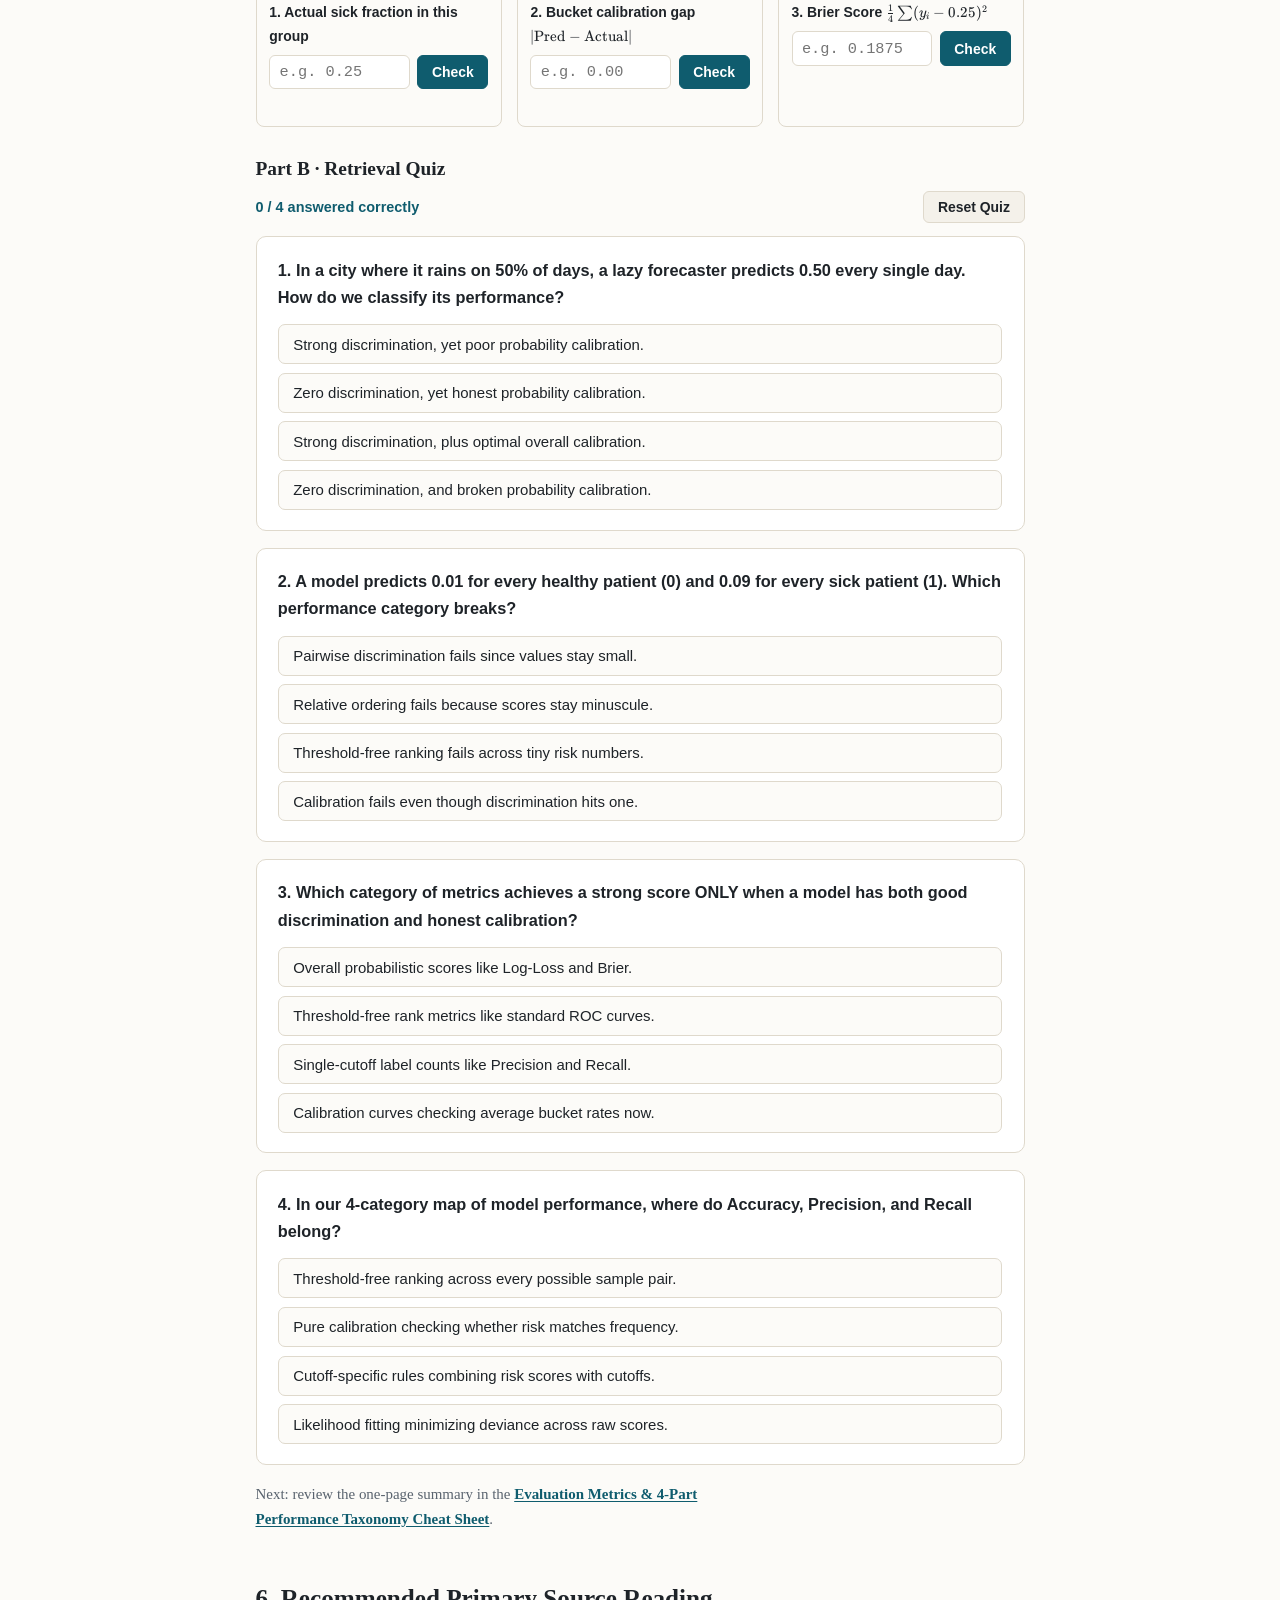
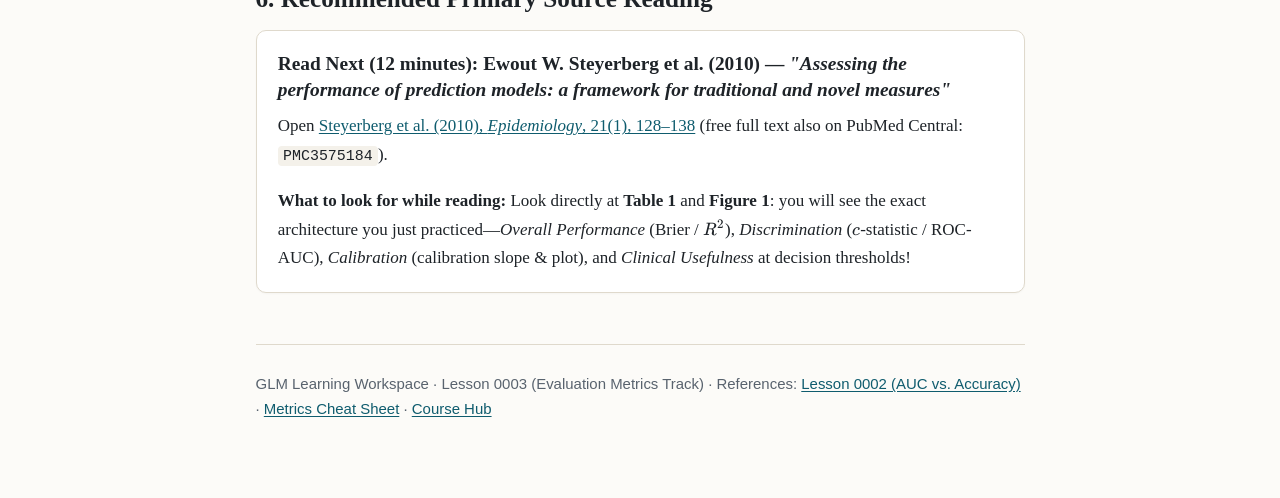
<file: lessons/0003-model-performance-taxonomy.html>
<!doctype html>
<html lang="en">
<head>
  <meta charset="utf-8">
  <meta name="viewport" content="width=device-width, initial-scale=1">
  <title>Lesson 0003 — How Metrics Map to the Four Categories of Model Performance</title>
  <link rel="stylesheet" href="../assets/vendor/katex/0.19.1/katex.min.css">
  <link rel="stylesheet" href="../assets/teaching.css">
</head>
<body>
  <nav class="topbar">
    <div class="topbar-inner">
      <a class="topbar-brand" href="../index.html">GLM Learning Workspace</a>
      <div class="topbar-nav">
        <a href="0001-why-straight-lines-break.html">Lesson 1</a>
        <a href="0002-why-auc-beats-accuracy.html">Metrics 1: AUC</a>
        <a href="0003-model-performance-taxonomy.html" aria-current="page">Metrics 2: Taxonomy</a>
        <a href="../reference/evaluation-metrics-reference.html">Metrics Guide</a>
        <a href="../reference/prerequisites-primer.html">Prerequisites</a>
        <a href="../reference/glm-blueprint-cheatsheet.html">GLM Blueprint</a>
        <a href="../reference/estimation-and-deviance-reference.html">EDF, IRLS &amp; Deviance</a>
      </div>
    </div>
  </nav>

  <main>
    <header class="lesson-header">
      <p class="eyebrow">Lesson 0003 · Evaluation Metrics Track (Zero Statistics Assumed)</p>
      <h1>How Metrics Map to the Four Categories of Model Performance</h1>
      <p class="subtitle">
        "Is this model performing well?" is not one question—it is four completely separate questions. Once you see the four categories of model performance, you will never confuse Accuracy, ROC-AUC, Calibration, and GLM Deviance again.
      </p>
      <div class="meta-strip">
        <span class="badge">~10 min interactive lesson</span>
        <span class="badge">Builds on: <a href="0002-why-auc-beats-accuracy.html">Lesson 0002 (AUC vs. Accuracy)</a></span>
        <span class="badge">Cheat Sheet: <a href="../reference/evaluation-metrics-reference.html">Metrics Guide</a></span>
      </div>
    </header>

    <section id="four-categories">
      <h2>1. Why "Model Performance" Splits Into Four Distinct Categories</h2>
      <p>
        Recall our core visual intuition from <a href="0002-why-auc-beats-accuracy.html">Lesson 0002</a>: <strong>generally speaking, a stronger binary model pushes true \(0\)s (<span class="cls-badge cls-0"></span>) near \(0.0\) and true \(1\)s (<span class="cls-badge cls-1">×</span>) near \(1.0\).</strong>
        Why, then, do statisticians still distinguish four categories of metrics? Because checking whether a model truly achieved that \([0, 1]\) picture splits into <strong>four distinct questions</strong>
        <a class="cite" href="https://doi.org/10.1097/EDE.0b013e3181c30fb2" target="_blank" rel="noopener">Steyerberg et al., 2010</a>,
        and each metric answers only one:
      </p>

      <div class="grid-2">
        <div class="card">
          <h3>Category 1 · Discrimination (Ranking / Separation)</h3>
          <p style="font-size:0.9rem;margin-bottom:0">
            <strong>Plain question:</strong> <em>"Do real \(1\)s get higher scores than real \(0\)s?"</em><br>
            <strong>Metrics:</strong> <strong>ROC-AUC</strong>, <strong>PR-AUC</strong>.<br>
            <strong>Blind to:</strong> Whether the numbers are honest probabilities, and any single cutoff \(t\).
          </p>
        </div>

        <div class="card">
          <h3>Category 2 · Calibration (Probability Honesty)</h3>
          <p style="font-size:0.9rem;margin-bottom:0">
            <strong>Plain question:</strong> <em>"When the model says \(0.75\), does the event actually happen ~\(75\%\) of the time?"</em><br>
            <strong>Metrics:</strong> <strong>Calibration Curve</strong> (45° plot), <strong>ECE</strong> (average bucket gap).<br>
            <strong>Blind to:</strong> Whether scores actually separate individuals!
          </p>
        </div>

        <div class="card">
          <h3>Category 3 · Overall Probabilistic Performance</h3>
          <p style="font-size:0.9rem;margin-bottom:0">
            <strong>Plain question:</strong> <em>"How close is each probability \(s_i\) to the true \(0/1\) outcome overall?"</em><br>
            <strong>Metrics:</strong> <strong>Log-Loss</strong> (\(= \frac{\text{GLM Deviance}}{2n}\)), <strong>Brier Score</strong> \(\frac{1}{n}\sum(y_i-s_i)^2\)
            <a class="cite" href="https://doi.org/10.1175/1520-0450(1973)012<0595:ANVPOT>2.0.CO;2" target="_blank" rel="noopener">Murphy, 1973</a>.<br>
            <strong>Key rule:</strong> Only scores well when <strong>both Category 1 AND Category 2</strong> succeed!
          </p>
        </div>

        <div class="card">
          <h3>Category 4 · Cutoff-Specific Action / Utility</h3>
          <p style="font-size:0.9rem;margin-bottom:0">
            <strong>Plain question:</strong> <em>"Once we lock in ONE cutoff \(t\) to trigger Yes/No actions, how many mistakes happen?"</em><br>
            <strong>Metrics:</strong> <strong>Accuracy</strong>, <strong>Recall (TPR)</strong>, <strong>FPR</strong>, <strong>Precision</strong>, <strong>F1</strong>.<br>
            <strong>Key rule:</strong> Evaluates <strong>Model + Cutoff \(t\)</strong> together, never the model alone!
          </p>
        </div>
      </div>

      <div class="callout">
        <div class="callout-title">Why Accuracy vs. AUC Was Really a Category Mistake</div>
        <p>
          In <a href="0002-why-auc-beats-accuracy.html">Lesson 0002</a>, Accuracy failed because people grabbed a <strong>Category 4 metric</strong> (tied to default cutoff \(t=0.50\)) when they actually wanted to measure <strong>Category 1: Can the model separate \(1\)s from \(0\)s?</strong> (ROC-AUC).
        </p>
      </div>
    </section>

    <section id="archetypes-and-grades">
      <h2>2. The 2×2 Diagnosis Grid &amp; How AUC Grades Discrimination</h2>
      <p>
        Beginners often assume: <em>"If \(\text{AUC} = 0.94\), my probabilities must be accurate!"</em>—or its opposite: <em>"If my probabilities match the true average, my model must be smart!"</em> Both are false! Suppose \(4\) of \(8\) clinic patients are sick (\(50\%\) overall):
      </p>

      <table class="data-table">
        <thead>
          <tr>
            <th>Model Archetype</th>
            <th>Cat 1: Discrimination</th>
            <th>Cat 2: Calibration</th>
            <th>Real-World Verdict</th>
          </tr>
        </thead>
        <tbody>
          <tr>
            <td><strong>A. Sharp &amp; Honest GLM</strong><br><span style="font-size:0.8rem;color:var(--ink-muted)">Buckets avg \(0.25\) &amp; \(0.75\); sick rates \(1/4\) &amp; \(3/4\)</span></td>
            <td class="good-val">High (\(\text{AUC}=0.938\))</td>
            <td class="good-val">Honest (\(\text{ECE}=0.000\))</td>
            <td><strong>Gold standard:</strong> separates sick from healthy <em>and</em> gives trustworthy risk numbers for clinical/pricing math.</td>
          </tr>
          <tr>
            <td><strong>B. Squashed Ranker (\(\div 5\))</strong><br><span style="font-size:0.8rem;color:var(--ink-muted)">Predicts \(0.05\) &amp; \(0.15\) instead of \(0.25\) &amp; \(0.75\)</span></td>
            <td class="good-val">High (\(\text{AUC}=0.938\))</td>
            <td class="bad-val">Broken (\(\text{ECE}=0.400\))</td>
            <td><strong>Good sorter, dangerous liar:</strong> fine for sorting a top-10 queue, disastrous if a doctor trusts "\(15\%\) risk" when \(75\%\) are sick!</td>
          </tr>
          <tr>
            <td><strong>C. Constant \(0.50\) Shrug</strong><br><span style="font-size:0.8rem;color:var(--ink-muted)">Predicts \(0.50\) for all 8 patients</span></td>
            <td class="bad-val">Zero (\(\text{AUC}=0.500\))</td>
            <td class="good-val">Honest (\(\text{ECE}=0.000\))</td>
            <td><strong>Honest but useless:</strong> saying "\(50\%\)" when half are sick is 100% calibrated, yet separates nobody!</td>
          </tr>
          <tr>
            <td><strong>D. Overconfident (\(0.01 / 0.99\))</strong><br><span style="font-size:0.8rem;color:var(--ink-muted)">Exaggerates \(25\%\to 1\%\) and \(75\%\to 99\%\)</span></td>
            <td class="good-val">High (\(\text{AUC}=0.938\))</td>
            <td class="bad-val">Extreme (\(\text{ECE}=0.238\))</td>
            <td><strong>Hidden Log-Loss bomb:</strong> AUC and Accuracy@\(0.50\) look great, but one wrong \(99\%\) bet ruins financial/medical decisions!</td>
          </tr>
        </tbody>
      </table>

      <h3>How Numeric AUC Values Classify Discrimination Strength</h3>
      <p>
        Within <strong>Category 1 (Discrimination)</strong>, applied logistic regression uses a standard rough scale
        <a class="cite" href="https://doi.org/10.1002/9781118548387" target="_blank" rel="noopener">Hosmer, Lemeshow &amp; Sturdivant, 2013, p. 177</a>—always paired with domain common sense:
      </p>
      <ul>
        <li><strong>\(\text{AUC} = 0.50\): No discrimination</strong> (blind coin flip or constant score; \(&lt;0.50\) means predictions point backward!).</li>
        <li><strong>\(0.50 &lt; \text{AUC} &lt; 0.70\): Weak separation</strong> (heavy overlap—though in noisy fields like finance or ad clicks, \(0.60\) can still earn millions).</li>
        <li><strong>\(0.70 \le \text{AUC} &lt; 0.80\): Acceptable / useful separation</strong> (typical solid clinical or credit-risk GLM).</li>
        <li><strong>\(0.80 \le \text{AUC} &lt; 0.90\): Strong separation</strong>; <strong>\(\ge 0.90\): Outstanding separation</strong> <em>(Tip: if \(\text{AUC} &gt; 0.99\) on messy human data, check first whether the answer leaked into your input columns!)</em>.</li>
      </ul>
    </section>

    <section id="taxonomy-lab">
      <h2>3. Interactive 4-Category Performance Lab (8 Clinic Patients)</h2>
      <div class="widget" data-taxonomy-lab>
        <div class="widget-header">
          <p class="widget-title">Switch Model Archetypes &amp; Drag Cutoff \(t\) Across All 4 Categories</p>
          <div class="tab-group" role="tablist" style="flex-wrap:wrap">
            <button class="tab-btn" type="button" data-archetype="ideal" aria-selected="true">1. Sharp &amp; Honest GLM</button>
            <button class="tab-btn" type="button" data-archetype="squashed" aria-selected="false">2. Squashed ÷ 5</button>
            <button class="tab-btn" type="button" data-archetype="climatology" aria-selected="false">3. Constant 0.50</button>
            <button class="tab-btn" type="button" data-archetype="overconfident" aria-selected="false">4. Overconfident 0.01/0.99</button>
          </div>
        </div>

        <div class="controls-row">
          <div class="control-box">
            <label><span>Category 4 Action Cutoff \(t\) (flag if \(s_i \ge t\))</span> <span data-tax-cutoff-val>0.50</span></label>
            <input type="range" data-tax-cutoff min="0" max="1" step="0.02" value="0.50">
          </div>
        </div>

        <div class="grid-2" style="margin:0 0 1rem">
          <div class="stage-box" data-cat-1></div>
          <div class="stage-box" data-cat-2></div>
          <div class="stage-box" data-cat-3></div>
          <div class="stage-box" data-cat-4></div>
        </div>

        <div class="svg-wrap" style="margin:0 0 0.85rem">
          <svg data-tax-strip-svg viewBox="0 0 680 122" aria-label="8 clinic patients plotted as orange circles (0) and purple x-squares (1) along [0.0, 1.0]"></svg>
        </div>

        <div class="grid-2" style="margin:0 0 0.85rem">
          <div class="svg-wrap" style="margin:0">
            <svg data-tax-roc-svg viewBox="0 0 320 265" aria-label="Category 1 ROC curve"></svg>
          </div>
          <div class="svg-wrap" style="margin:0">
            <svg data-tax-cal-svg viewBox="0 0 320 265" aria-label="Category 2 calibration curve"></svg>
          </div>
        </div>

        <div style="overflow-x:auto">
          <table class="data-table" data-tax-rows style="margin:0.4rem 0 0.7rem;font-size:0.82rem"></table>
        </div>

        <p data-tax-note style="font-size:0.84rem;color:var(--ink-muted);margin:0;max-width:none"></p>
      </div>
    </section>

    <section id="glm-workflow">
      <h2>4. How All Four Categories Connect to Generalized Linear Models</h2>
      <p>
        Now the entire GLM workflow clicks into one logical pipeline:
      </p>
      <ol>
        <li><strong>During Fitting (Category 3 \(\to\) Category 2):</strong> Logistic Regression estimates \(\hat{\beta}\) by minimizing <strong>Residual Deviance</strong> \(D = 2n \times \text{Log-Loss}\) (<a href="../reference/estimation-and-deviance-reference.html">EDF &amp; Deviance Reference</a>). Because Log-Loss is a <em>strictly proper scoring rule</em>
          <a class="cite" href="https://doi.org/10.1198/016214506000001437" target="_blank" rel="noopener">Gneiting &amp; Raftery, 2007</a>,
          fitting a well-specified GLM automatically pushes predicted means \(\hat{\mu}_i\) toward <strong>honest Calibration</strong> (for instance, with an intercept, average predicted probability equals the exact sample event rate!).</li>
        <li><strong>During Model Comparison (Category 1 + Category 2):</strong> Report <strong>ROC-AUC</strong> (or <strong>PR-AUC</strong> for rare events) to measure separation power, <em>plus</em> a <strong>Calibration Curve / Log-Loss</strong> check to confirm the probabilities themselves remain trustworthy.</li>
        <li><strong>At Business Deployment (Category 4):</strong> Only when an action is required (block a card, order a biopsy) do you pick a cutoff \(t\) based on the real-world cost of a False Alarm vs. a Missed Case—and report <strong>Recall, Precision, or Net Benefit</strong> at that chosen \(t\).</li>
      </ol>
    </section>

    <section id="practice">
      <h2>5. Skill Practice: Instant Feedback Loop</h2>

      <h3>Part A · Concrete 4-Patient Calibration &amp; Brier Check</h3>
      <p>
        Suppose a model assigns predicted risk \(s_i = 0.25\) to each of <strong>4 patients</strong> in a low-risk group, and their true outcomes turn out to be <code>0, 0, 0, 1</code>. Compute each value by hand and click <strong>Check</strong>:
      </p>

      <div class="numeric-grid" style="font-family:var(--sans)">
        <div class="numeric-field" data-numeric-check data-answer="0.25" data-tolerance="0.005"
             data-ok="Exact! \(1\) sick patient out of \(4\) gives an observed sick fraction of \(1/4 = 0.25\)."
             data-hint="Count how many of the 4 outcomes equal \(1\), and divide by \(4\).">
          <label>1. Actual sick fraction in this group</label>
          <div class="numeric-row">
            <input type="text" placeholder="e.g. 0.25">
            <button class="btn btn-primary" type="button">Check</button>
          </div>
          <div class="numeric-status"></div>
        </div>

        <div class="numeric-field" data-numeric-check data-answer="0" data-tolerance="0.005"
             data-ok="Spot on! Predicted \(0.25\) minus observed \(0.25\) equals \(0\)—this bucket sits right on the 45° calibration line!"
             data-hint="Compute \(|\text{Predicted } 0.25 - \text{Actual fraction } 0.25|\).">
          <label>2. Bucket calibration gap \(|\text{Pred} - \text{Actual}|\)</label>
          <div class="numeric-row">
            <input type="text" placeholder="e.g. 0.00">
            <button class="btn btn-primary" type="button">Check</button>
          </div>
          <div class="numeric-status"></div>
        </div>

        <div class="numeric-field" data-numeric-check data-answer="0.1875" data-tolerance="0.006"
             data-ok="Right! Three \(0\)s give \(3\times(0-0.25)^2 = 0.1875\), one \(1\) gives \((1-0.25)^2 = 0.5625\); average \(= 0.75/4 = 0.1875\) (beating coin-flip \(0.25\))."
             data-hint="Average the 4 squared errors \((y_i - 0.25)^2\): three \((0 - 0.25)^2 = 0.0625\) plus one \((1 - 0.25)^2 = 0.5625\), divided by 4.">
          <label>3. Brier Score \(\frac{1}{4}\sum (y_i - 0.25)^2\)</label>
          <div class="numeric-row">
            <input type="text" placeholder="e.g. 0.1875">
            <button class="btn btn-primary" type="button">Check</button>
          </div>
          <div class="numeric-status"></div>
        </div>
      </div>

      <h3>Part B · Retrieval Quiz</h3>
      <div data-quiz>
        <div style="display:flex;justify-content:space-between;align-items:center;margin-bottom:0.75rem;font-family:var(--sans);font-size:0.85rem">
          <span data-quiz-score style="font-weight:700;color:var(--accent)">0 / 4 answered correctly</span>
          <button class="btn" type="button" data-quiz-reset>Reset Quiz</button>
        </div>

        <div class="quiz-item" data-correct="1"
             data-explain-ok="Correct! Predicting \(0.50\) every day in a \(50\%\)-rain city matches the true long-run frequency (perfect calibration), yet never separates rainy days from sunny days (\(\text{AUC} = 0.50\), zero discrimination).">
          <p class="quiz-q">1. In a city where it rains on 50% of days, a lazy forecaster predicts 0.50 every single day. How do we classify its performance?</p>
          <div class="quiz-options">
            <button class="quiz-opt" type="button" data-why="Constant \(0.50\) ties every rainy/sunny pair (\(\text{AUC}=0.50\)), and its \(50\%\) prediction actually matches the \(50\%\) rain rate!">Strong discrimination, yet poor probability calibration.</button>
            <button class="quiz-opt" type="button">Zero discrimination, yet honest probability calibration.</button>
            <button class="quiz-opt" type="button" data-why="Constant \(0.50\) has zero discrimination (\(\text{AUC}=0.50\)), not strong discrimination.">Strong discrimination, plus optimal overall calibration.</button>
            <button class="quiz-opt" type="button" data-why="When it rains \(50\%\) of the time, saying \(0.50\) is actually perfectly calibrated!">Zero discrimination, and broken probability calibration.</button>
          </div>
          <div class="quiz-feedback"></div>
        </div>

        <div class="quiz-item" data-correct="3"
             data-explain-ok="Correct! Because \(0.09 &gt; 0.01\) on every \((1,0)\) pair, discrimination is a perfect \(\text{AUC} = 1.00\), yet saying &quot;\(9\%\) chance&quot; for events that happen \(100\%\) of the time is severely miscalibrated.">
          <p class="quiz-q">2. A model predicts 0.01 for every healthy patient (0) and 0.09 for every sick patient (1). Which performance category breaks?</p>
          <div class="quiz-options">
            <button class="quiz-opt" type="button" data-why="Pairwise discrimination only checks whether \(0.09 &gt; 0.01\)—so \(\text{AUC} = 1.00\) succeeds completely!">Pairwise discrimination fails since values stay small.</button>
            <button class="quiz-opt" type="button" data-why="Relative ordering is \(100\%\) intact because every sick patient (\(0.09\)) still outranks every healthy patient (\(0.01\)).">Relative ordering fails because scores stay minuscule.</button>
            <button class="quiz-opt" type="button" data-why="Threshold-free ranking (\(\text{AUC}\)) hits \(1.00\) here; it is probability honesty (calibration) that fails.">Threshold-free ranking fails across tiny risk numbers.</button>
            <button class="quiz-opt" type="button">Calibration fails even though discrimination hits one.</button>
          </div>
          <div class="quiz-feedback"></div>
        </div>

        <div class="quiz-item" data-correct="0"
             data-explain-ok="Correct! Overall proper scoring rules—Log-Loss (\(= \text{GLM Deviance}/2n\)) and Brier Score—penalize both poor separation and dishonest probability scaling.">
          <p class="quiz-q">3. Which category of metrics achieves a strong score ONLY when a model has both good discrimination and honest calibration?</p>
          <div class="quiz-options">
            <button class="quiz-opt" type="button">Overall probabilistic scores like Log-Loss and Brier.</button>
            <button class="quiz-opt" type="button" data-why="ROC-AUC can hit \(1.00\) even when probabilities are divided by \(10\) and badly miscalibrated.">Threshold-free rank metrics like standard ROC curves.</button>
            <button class="quiz-opt" type="button" data-why="Precision and Recall evaluate hard labels at a single cutoff \(t\), not probability calibration across buckets.">Single-cutoff label counts like Precision and Recall.</button>
            <button class="quiz-opt" type="button" data-why="A calibration curve alone passes a constant \(0.50\) predictor even when discrimination is zero!">Calibration curves checking average bucket rates now.</button>
          </div>
          <div class="quiz-feedback"></div>
        </div>

        <div class="quiz-item" data-correct="2"
             data-explain-ok="Correct! Accuracy, Recall, FPR, and Precision live in Category 4: they evaluate the joint behavior of your risk scores plus one specific action threshold \(t\).">
          <p class="quiz-q">4. In our 4-category map of model performance, where do Accuracy, Precision, and Recall belong?</p>
          <div class="quiz-options">
            <button class="quiz-opt" type="button" data-why="Threshold-free pairwise ranking is Category 1 (ROC-AUC), whereas Accuracy/Precision/Recall require a fixed cutoff \(t\).">Threshold-free ranking across every possible sample pair.</button>
            <button class="quiz-opt" type="button" data-why="Pure probability honesty is Category 2 (Calibration), whereas hard-label counts depend on a cutoff \(t\).">Pure calibration checking whether risk matches frequency.</button>
            <button class="quiz-opt" type="button">Cutoff-specific rules combining risk scores with cutoffs.</button>
            <button class="quiz-opt" type="button" data-why="Minimizing deviance / Log-Loss during GLM fitting belongs to Category 3 (Overall probabilistic fit), without any cutoff.">Likelihood fitting minimizing deviance across raw scores.</button>
          </div>
          <div class="quiz-feedback"></div>
        </div>
      </div>
      <p style="font-size:0.88rem;color:var(--ink-muted);margin-top:1rem">
        Next: review the one-page summary in the <a href="../reference/evaluation-metrics-reference.html"><strong>Evaluation Metrics &amp; 4-Part Performance Taxonomy Cheat Sheet</strong></a>.
      </p>
    </section>

    <section id="reading">
      <h2>6. Recommended Primary Source Reading</h2>
      <div class="card">
        <h3>Read Next (12 minutes): Ewout W. Steyerberg et al. (2010) — <em>"Assessing the performance of prediction models: a framework for traditional and novel measures"</em></h3>
        <p>
          Open <a href="https://doi.org/10.1097/EDE.0b013e3181c30fb2" target="_blank" rel="noopener">Steyerberg et al. (2010), <em>Epidemiology</em>, 21(1), 128–138</a> (free full text also on PubMed Central: <code>PMC3575184</code>).
        </p>
        <p style="margin-bottom:0">
          <strong>What to look for while reading:</strong> Look directly at <strong>Table 1</strong> and <strong>Figure 1</strong>: you will see the exact architecture you just practiced—<em>Overall Performance</em> (Brier / \(R^2\)), <em>Discrimination</em> (\(c\)-statistic / ROC-AUC), <em>Calibration</em> (calibration slope &amp; plot), and <em>Clinical Usefulness</em> at decision thresholds!
        </p>
      </div>
    </section>

    <footer class="lesson-footer">
      GLM Learning Workspace · Lesson 0003 (Evaluation Metrics Track) · References:
      <a href="0002-why-auc-beats-accuracy.html">Lesson 0002 (AUC vs. Accuracy)</a> ·
      <a href="../reference/evaluation-metrics-reference.html">Metrics Cheat Sheet</a> ·
      <a href="../index.html">Course Hub</a>
    </footer>
  </main>

  <script src="../assets/vendor/katex/0.19.1/katex.min.js"></script>
  <script src="../assets/vendor/katex/0.19.1/contrib/auto-render.min.js"></script>
  <script src="../assets/math.js"></script>
  <script src="../assets/performance-taxonomy-lab.js"></script>
  <script src="../assets/quiz.js"></script>
</body>
</html>
</file>
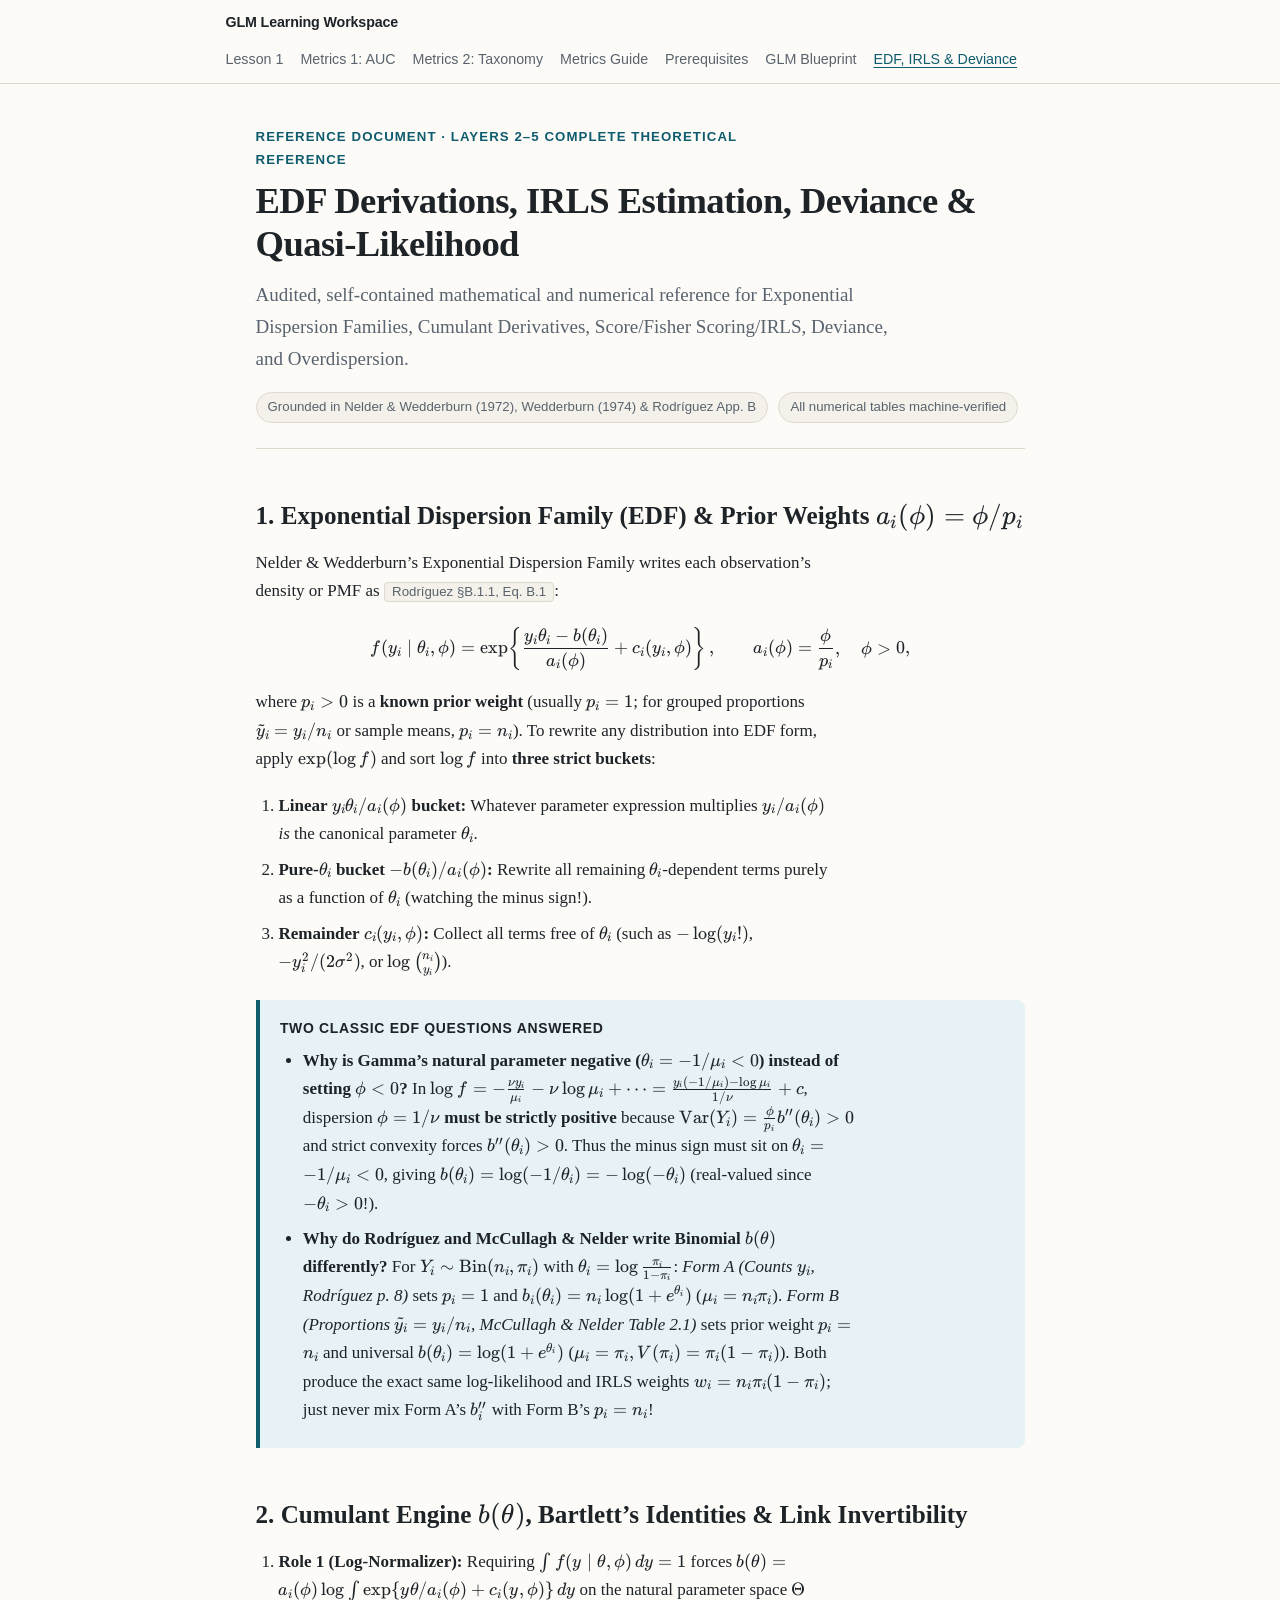
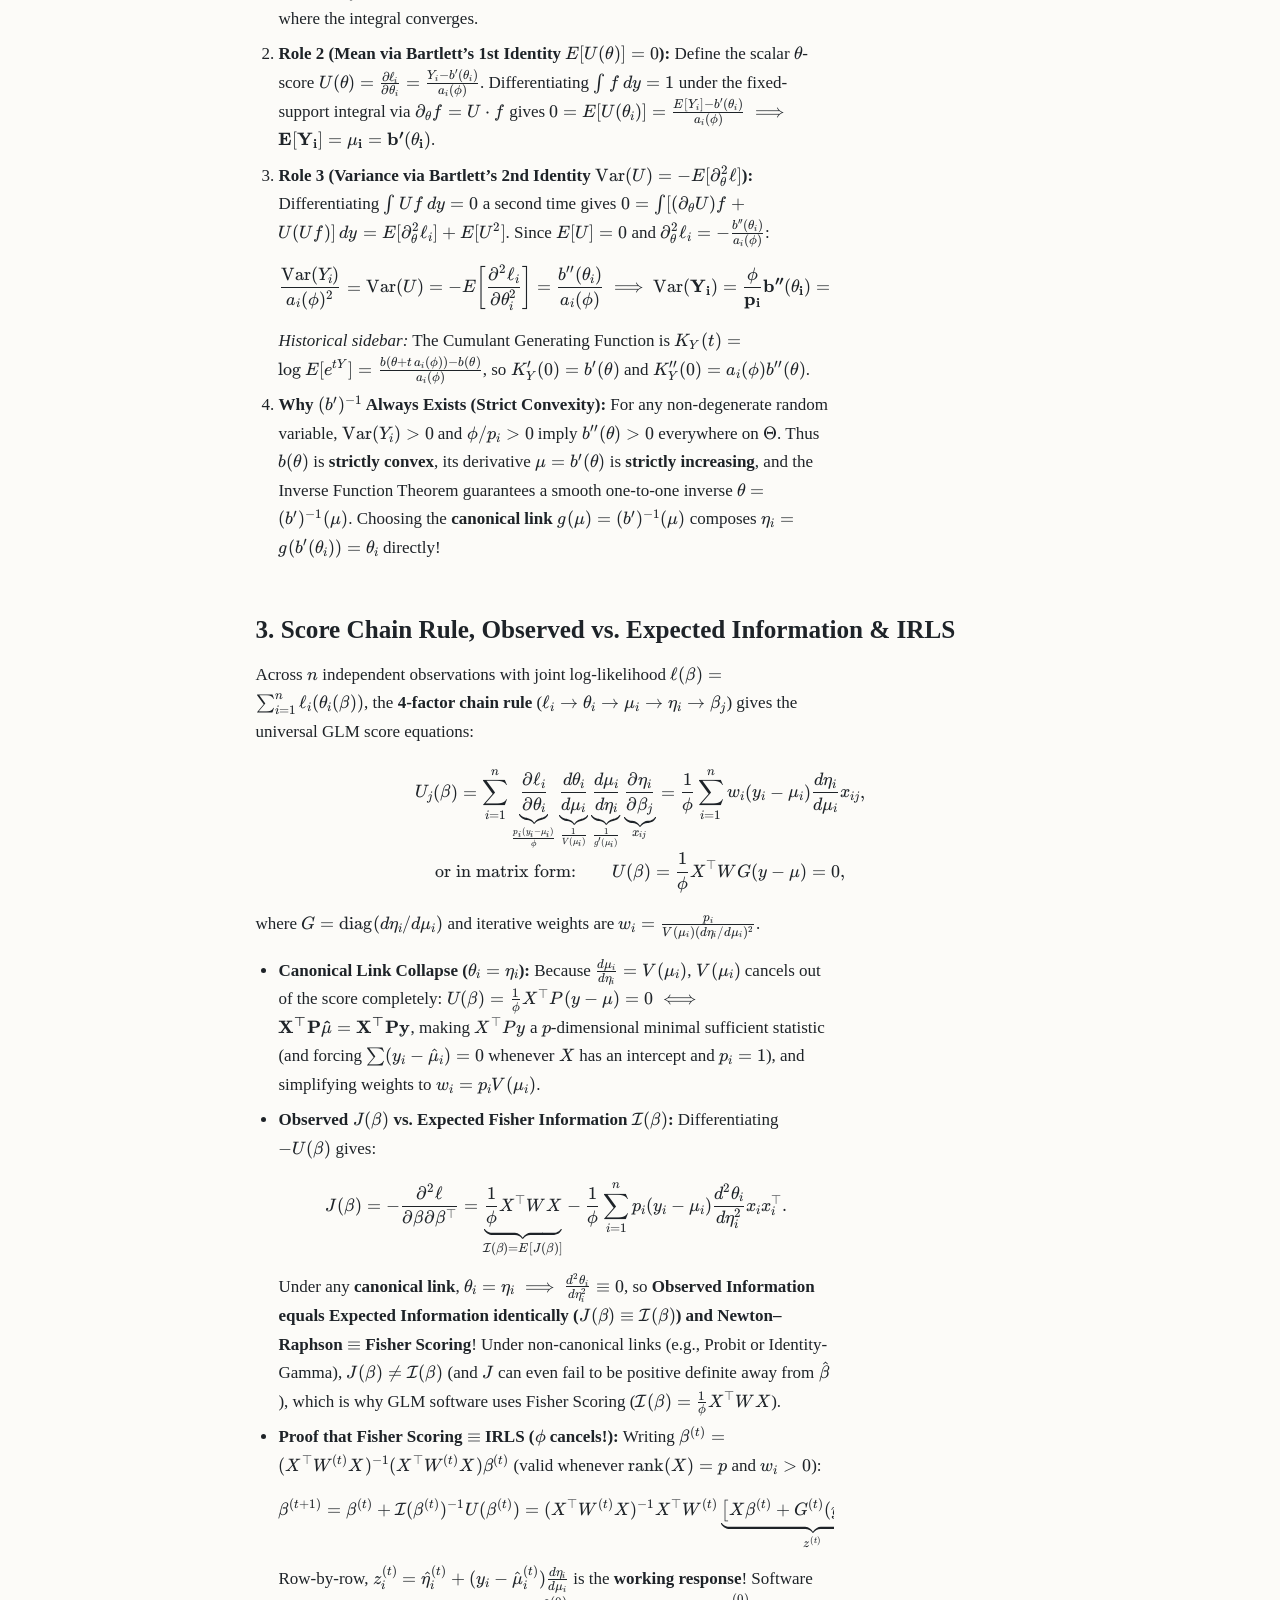
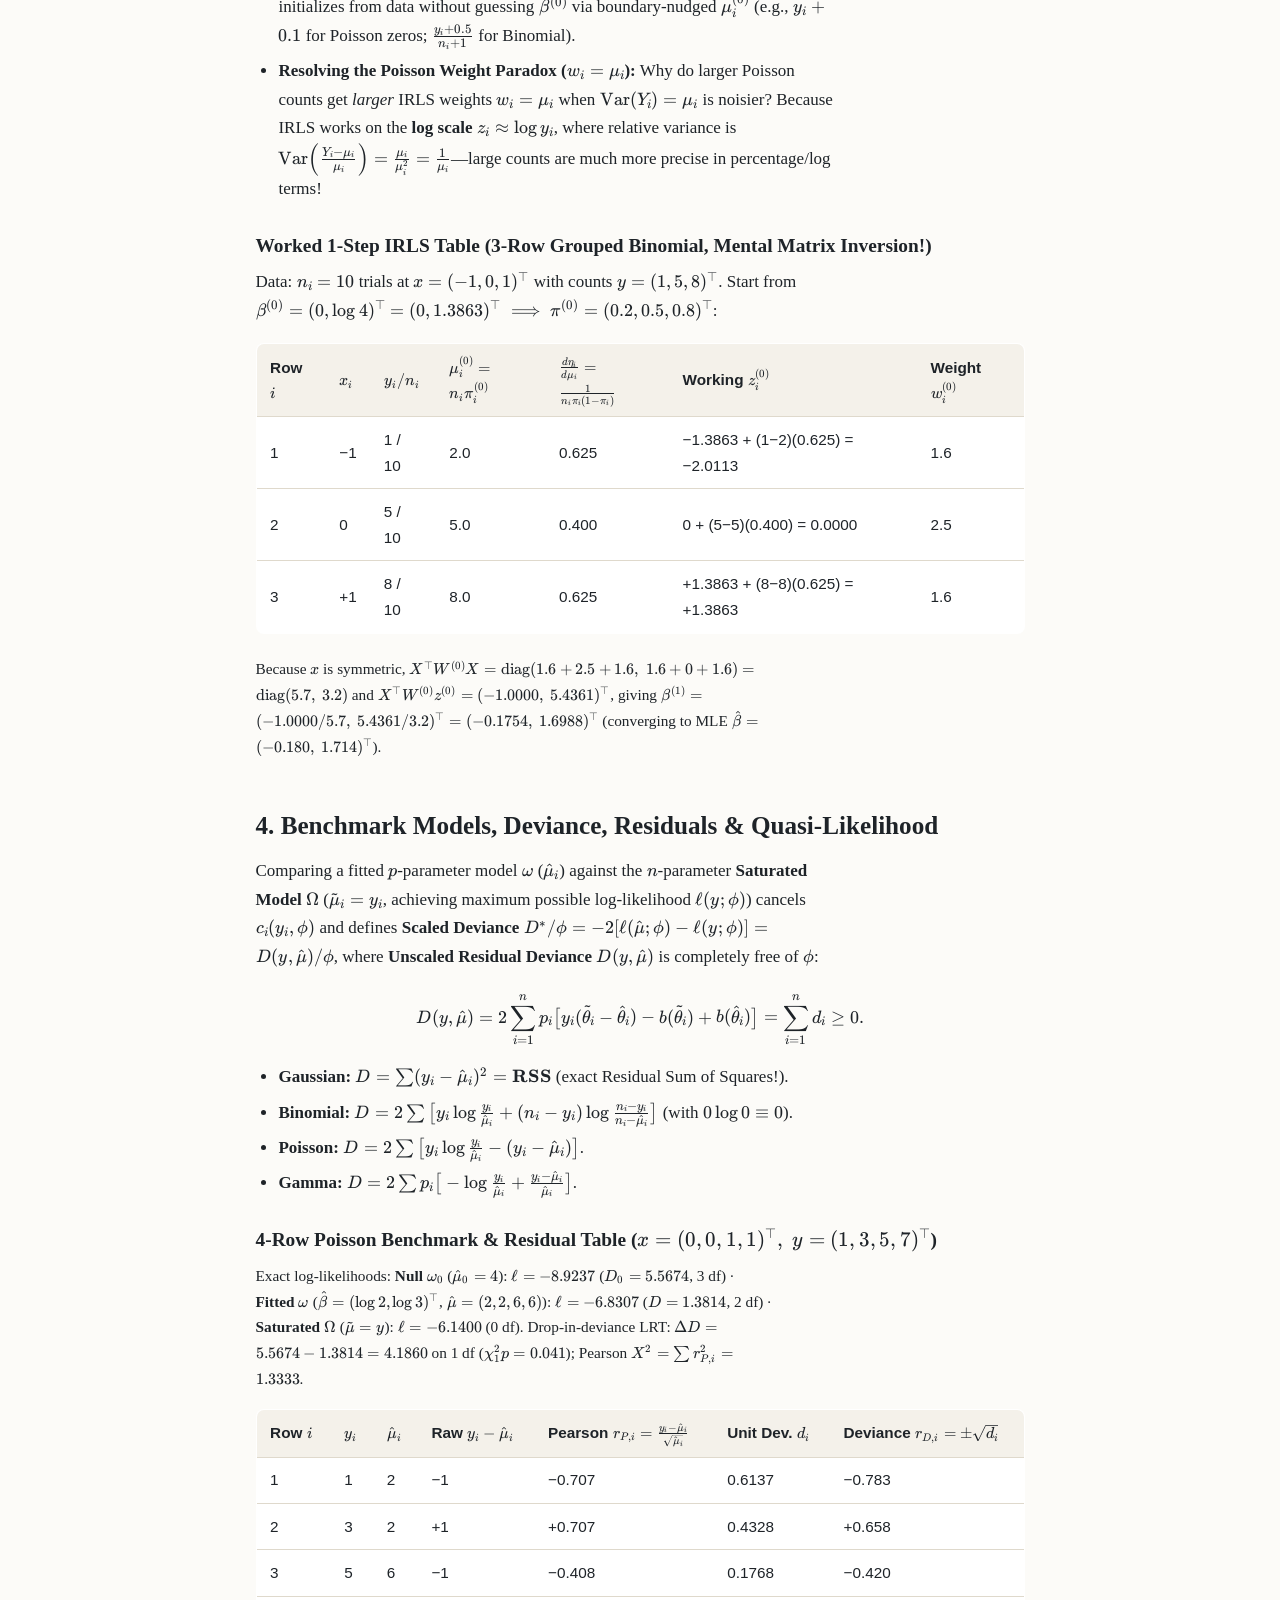
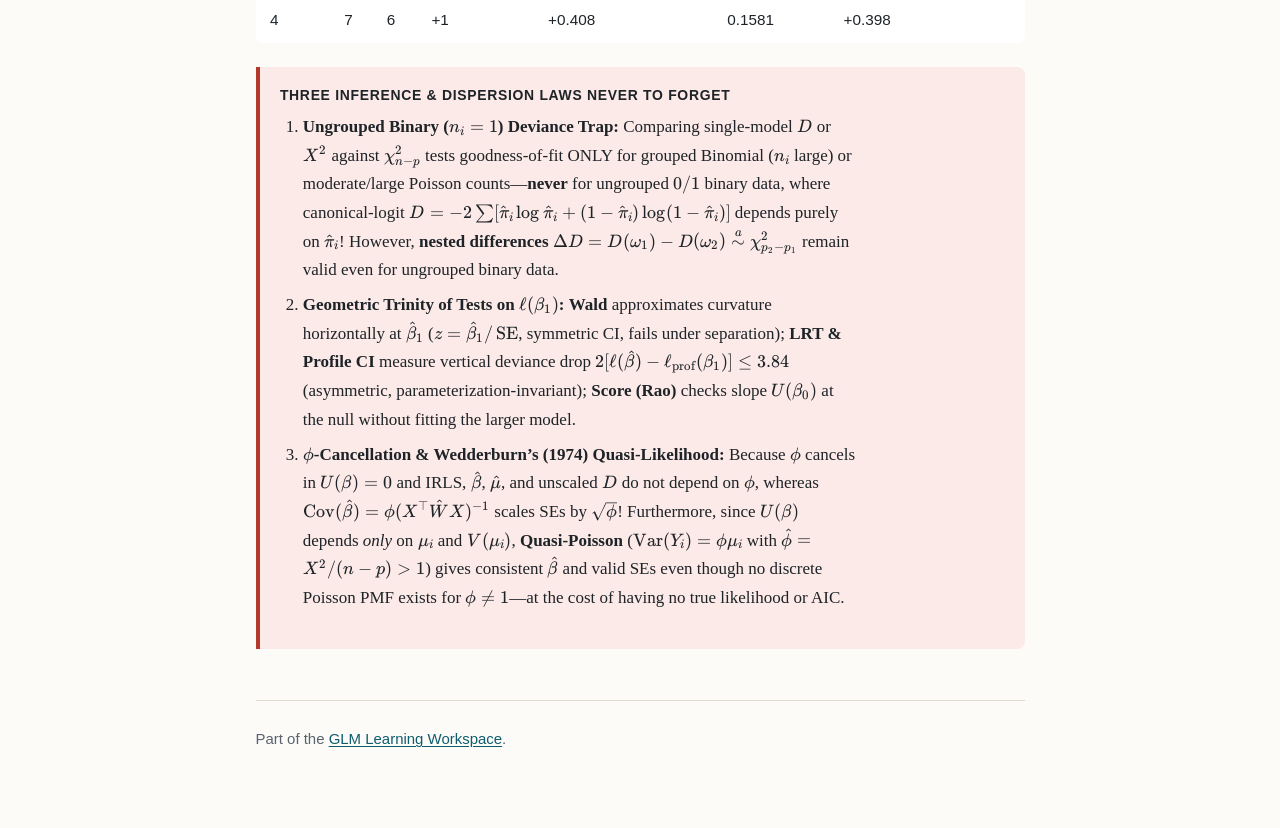
<file: reference/estimation-and-deviance-reference.html>
<!doctype html>
<html lang="en">
<head>
  <meta charset="utf-8">
  <meta name="viewport" content="width=device-width, initial-scale=1">
  <title>EDF, Score/IRLS, Deviance &amp; Quasi-Likelihood — GLM Reference</title>
  <link rel="stylesheet" href="../assets/vendor/katex/0.19.1/katex.min.css">
  <link rel="stylesheet" href="../assets/teaching.css">
</head>
<body>
  <nav class="topbar">
    <div class="topbar-inner">
      <a class="topbar-brand" href="../index.html">GLM Learning Workspace</a>
      <div class="topbar-nav">
        <a href="../lessons/0001-why-straight-lines-break.html">Lesson 1</a>
        <a href="../lessons/0002-why-auc-beats-accuracy.html">Metrics 1: AUC</a>
        <a href="../lessons/0003-model-performance-taxonomy.html">Metrics 2: Taxonomy</a>
        <a href="evaluation-metrics-reference.html">Metrics Guide</a>
        <a href="prerequisites-primer.html">Prerequisites</a>
        <a href="glm-blueprint-cheatsheet.html">GLM Blueprint</a>
        <a href="estimation-and-deviance-reference.html" aria-current="page">EDF, IRLS &amp; Deviance</a>
      </div>
    </div>
  </nav>

  <main>
    <header class="lesson-header">
      <p class="eyebrow">Reference Document · Layers 2–5 Complete Theoretical Reference</p>
      <h1>EDF Derivations, IRLS Estimation, Deviance &amp; Quasi-Likelihood</h1>
      <p class="subtitle">
        Audited, self-contained mathematical and numerical reference for Exponential Dispersion Families, Cumulant Derivatives, Score/Fisher Scoring/IRLS, Deviance, and Overdispersion.
      </p>
      <div class="meta-strip">
        <span class="badge">Grounded in Nelder &amp; Wedderburn (1972), Wedderburn (1974) &amp; Rodríguez App. B</span>
        <span class="badge">All numerical tables machine-verified</span>
      </div>
    </header>

    <section id="edf">
      <h2>1. Exponential Dispersion Family (EDF) &amp; Prior Weights \(a_i(\phi) = \phi / p_i\)</h2>
      <p>
        Nelder &amp; Wedderburn’s Exponential Dispersion Family writes each observation’s density or PMF as
        <a class="cite" href="https://grodri.github.io/glms/notes/a2.pdf" target="_blank" rel="noopener">Rodríguez §B.1.1, Eq. B.1</a>:
      </p>
      \[
        f(y_i \mid \theta_i, \phi) = \exp\!\left\{\frac{y_i \theta_i - b(\theta_i)}{a_i(\phi)} + c_i(y_i, \phi)\right\}, \qquad a_i(\phi) = \frac{\phi}{p_i}, \quad \phi &gt; 0,
      \]
      <p>
        where \(p_i &gt; 0\) is a <strong>known prior weight</strong> (usually \(p_i = 1\); for grouped proportions \(\tilde{y}_i = y_i/n_i\) or sample means, \(p_i = n_i\)). To rewrite any distribution into EDF form, apply \(\exp(\log f)\) and sort \(\log f\) into <strong>three strict buckets</strong>:
      </p>
      <ol>
        <li><strong>Linear \(y_i\theta_i / a_i(\phi)\) bucket:</strong> Whatever parameter expression multiplies \(y_i / a_i(\phi)\) <em>is</em> the canonical parameter \(\theta_i\).</li>
        <li><strong>Pure-\(\theta_i\) bucket \(-b(\theta_i)/a_i(\phi)\):</strong> Rewrite all remaining \(\theta_i\)-dependent terms purely as a function of \(\theta_i\) (watching the minus sign!).</li>
        <li><strong>Remainder \(c_i(y_i, \phi)\):</strong> Collect all terms free of \(\theta_i\) (such as \(-\log(y_i!)\), \(-y_i^2/(2\sigma^2)\), or \(\log\binom{n_i}{y_i}\)).</li>
      </ol>

      <div class="callout">
        <div class="callout-title">Two Classic EDF Questions Answered</div>
        <ul>
          <li><strong>Why is Gamma’s natural parameter negative (\(\theta_i = -1/\mu_i &lt; 0\)) instead of setting \(\phi &lt; 0\)?</strong> In \(\log f = -\frac{\nu y_i}{\mu_i} - \nu\log\mu_i + \dots = \frac{y_i(-1/\mu_i) - \log\mu_i}{1/\nu} + c\), dispersion \(\phi = 1/\nu\) <strong>must be strictly positive</strong> because \(\operatorname{Var}(Y_i) = \frac{\phi}{p_i}b''(\theta_i) &gt; 0\) and strict convexity forces \(b''(\theta_i) &gt; 0\). Thus the minus sign must sit on \(\theta_i = -1/\mu_i &lt; 0\), giving \(b(\theta_i) = \log(-1/\theta_i) = -\log(-\theta_i)\) (real-valued since \(-\theta_i &gt; 0\)!).</li>
          <li><strong>Why do Rodríguez and McCullagh &amp; Nelder write Binomial \(b(\theta)\) differently?</strong> For \(Y_i \sim \operatorname{Bin}(n_i, \pi_i)\) with \(\theta_i = \log\frac{\pi_i}{1-\pi_i}\):
            <em>Form A (Counts \(y_i\), Rodríguez p. 8)</em> sets \(p_i = 1\) and \(b_i(\theta_i) = n_i\log(1+e^{\theta_i})\) (\(\mu_i = n_i\pi_i\)).
            <em>Form B (Proportions \(\tilde{y}_i = y_i/n_i\), McCullagh &amp; Nelder Table 2.1)</em> sets prior weight \(p_i = n_i\) and universal \(b(\theta_i) = \log(1+e^{\theta_i})\) (\(\mu_i = \pi_i, V(\pi_i) = \pi_i(1-\pi_i)\)). Both produce the exact same log-likelihood and IRLS weights \(w_i = n_i\pi_i(1-\pi_i)\); just never mix Form A’s \(b_i''\) with Form B’s \(p_i=n_i\)!</li>
        </ul>
      </div>
    </section>

    <section id="cumulant">
      <h2>2. Cumulant Engine \(b(\theta)\), Bartlett’s Identities &amp; Link Invertibility</h2>
      <ol>
        <li>
          <strong>Role 1 (Log-Normalizer):</strong> Requiring \(\int f(y\mid\theta,\phi)\,dy = 1\) forces \(b(\theta) = a_i(\phi)\log\int \exp\{y\theta/a_i(\phi) + c_i(y,\phi)\}\,dy\) on the natural parameter space \(\Theta\) where the integral converges.
        </li>
        <li>
          <strong>Role 2 (Mean via Bartlett’s 1st Identity \(E[U(\theta)] = 0\)):</strong> Define the scalar \(\theta\)-score \(U(\theta) = \frac{\partial \ell_i}{\partial\theta_i} = \frac{Y_i - b'(\theta_i)}{a_i(\phi)}\). Differentiating \(\int f\,dy = 1\) under the fixed-support integral via \(\partial_\theta f = U\cdot f\) gives \(0 = E[U(\theta_i)] = \frac{E[Y_i] - b'(\theta_i)}{a_i(\phi)} \implies \mathbf{E[Y_i] = \mu_i = b'(\theta_i)}\).
        </li>
        <li>
          <strong>Role 3 (Variance via Bartlett’s 2nd Identity \(\operatorname{Var}(U) = -E[\partial_\theta^2 \ell]\)):</strong> Differentiating \(\int U f\,dy = 0\) a second time gives \(0 = \int [(\partial_\theta U)f + U(Uf)]\,dy = E[\partial_\theta^2 \ell_i] + E[U^2]\). Since \(E[U]=0\) and \(\partial_\theta^2 \ell_i = -\frac{b''(\theta_i)}{a_i(\phi)}\):
          \[
            \frac{\operatorname{Var}(Y_i)}{a_i(\phi)^2} = \operatorname{Var}(U) = -E\!\left[\frac{\partial^2 \ell_i}{\partial\theta_i^2}\right] = \frac{b''(\theta_i)}{a_i(\phi)}
            \implies \mathbf{\operatorname{Var}(Y_i) = \frac{\phi}{p_i}b''(\theta_i) = \frac{\phi}{p_i}V(\mu_i)}.
          \]
          <em>Historical sidebar:</em> The Cumulant Generating Function is \(K_Y(t) = \log E[e^{tY}] = \frac{b(\theta + t\,a_i(\phi)) - b(\theta)}{a_i(\phi)}\), so \(K_Y'(0) = b'(\theta)\) and \(K_Y''(0) = a_i(\phi)b''(\theta)\).
        </li>
        <li>
          <strong>Why \((b')^{-1}\) Always Exists (Strict Convexity):</strong> For any non-degenerate random variable, \(\operatorname{Var}(Y_i) &gt; 0\) and \(\phi/p_i &gt; 0\) imply \(b''(\theta) &gt; 0\) everywhere on \(\Theta\). Thus \(b(\theta)\) is <strong>strictly convex</strong>, its derivative \(\mu = b'(\theta)\) is <strong>strictly increasing</strong>, and the Inverse Function Theorem guarantees a smooth one-to-one inverse \(\theta = (b')^{-1}(\mu)\). Choosing the <strong>canonical link</strong> \(g(\mu) = (b')^{-1}(\mu)\) composes \(\eta_i = g(b'(\theta_i)) = \theta_i\) directly!
        </li>
      </ol>
    </section>

    <section id="irls">
      <h2>3. Score Chain Rule, Observed vs. Expected Information &amp; IRLS</h2>
      <p>
        Across \(n\) independent observations with joint log-likelihood \(\ell(\beta) = \sum_{i=1}^n \ell_i(\theta_i(\beta))\), the <strong>4-factor chain rule</strong> (\(\ell_i \to \theta_i \to \mu_i \to \eta_i \to \beta_j\)) gives the universal GLM score equations:
      </p>
      \[
        \begin{gathered}
          U_j(\beta) = \sum_{i=1}^n \underbrace{\frac{\partial \ell_i}{\partial\theta_i}}_{\frac{p_i(y_i-\mu_i)}{\phi}} \underbrace{\frac{d\theta_i}{d\mu_i}}_{\frac{1}{V(\mu_i)}} \underbrace{\frac{d\mu_i}{d\eta_i}}_{\frac{1}{g'(\mu_i)}} \underbrace{\frac{\partial\eta_i}{\partial\beta_j}}_{x_{ij}}
          = \frac{1}{\phi}\sum_{i=1}^n w_i (y_i - \mu_i)\frac{d\eta_i}{d\mu_i}x_{ij}, \\[6pt]
          \text{or in matrix form:}\qquad U(\beta) = \frac{1}{\phi}X^\top W G (y - \mu) = 0,
        \end{gathered}
      \]
      <p>
        where \(G = \operatorname{diag}(d\eta_i/d\mu_i)\) and iterative weights are \(w_i = \frac{p_i}{V(\mu_i)(d\eta_i/d\mu_i)^2}\).
      </p>

      <ul>
        <li>
          <strong>Canonical Link Collapse (\(\theta_i = \eta_i\)):</strong> Because \(\frac{d\mu_i}{d\eta_i} = V(\mu_i)\), \(V(\mu_i)\) cancels out of the score completely: \(U(\beta) = \frac{1}{\phi}X^\top P(y - \mu) = 0 \iff \mathbf{X^\top P \hat{\mu} = X^\top P y}\), making \(X^\top P y\) a \(p\)-dimensional minimal sufficient statistic (and forcing \(\sum(y_i - \hat{\mu}_i) = 0\) whenever \(X\) has an intercept and \(p_i = 1\)), and simplifying weights to \(w_i = p_i V(\mu_i)\).
        </li>
        <li>
          <strong>Observed \(J(\beta)\) vs. Expected Fisher Information \(\mathcal{I}(\beta)\):</strong> Differentiating \(-U(\beta)\) gives:
          \[
            J(\beta) = -\frac{\partial^2 \ell}{\partial\beta\partial\beta^\top} = \underbrace{\frac{1}{\phi}X^\top W X}_{\mathcal{I}(\beta) = E[J(\beta)]} - \frac{1}{\phi}\sum_{i=1}^n p_i(y_i - \mu_i)\frac{d^2\theta_i}{d\eta_i^2}x_i x_i^\top.
          \]
          Under any <strong>canonical link</strong>, \(\theta_i = \eta_i \implies \frac{d^2\theta_i}{d\eta_i^2} \equiv 0\), so <strong>Observed Information equals Expected Information identically (\(J(\beta) \equiv \mathcal{I}(\beta)\)) and Newton–Raphson \(\equiv\) Fisher Scoring</strong>! Under non-canonical links (e.g., Probit or Identity-Gamma), \(J(\beta) \neq \mathcal{I}(\beta)\) (and \(J\) can even fail to be positive definite away from \(\hat{\beta}\)), which is why GLM software uses Fisher Scoring (\(\mathcal{I}(\beta) = \frac{1}{\phi}X^\top W X\)).
        </li>
        <li>
          <strong>Proof that Fisher Scoring \(\equiv\) IRLS (\(\phi\) cancels!):</strong> Writing \(\beta^{(t)} = (X^\top W^{(t)} X)^{-1}(X^\top W^{(t)} X)\beta^{(t)}\) (valid whenever \(\operatorname{rank}(X)=p\) and \(w_i &gt; 0\)):
          \[
            \beta^{(t+1)} = \beta^{(t)} + \mathcal{I}(\beta^{(t)})^{-1}U(\beta^{(t)})
            = (X^\top W^{(t)} X)^{-1} X^\top W^{(t)} \underbrace{\big[X\beta^{(t)} + G^{(t)}(y - \mu^{(t)})\big]}_{z^{(t)}}.
          \]
          Row-by-row, \(z_i^{(t)} = \hat{\eta}_i^{(t)} + (y_i - \hat{\mu}_i^{(t)})\frac{d\eta_i}{d\mu_i}\) is the <strong>working response</strong>! Software initializes from data without guessing \(\beta^{(0)}\) via boundary-nudged \(\mu_i^{(0)}\) (e.g., \(y_i + 0.1\) for Poisson zeros; \(\frac{y_i+0.5}{n_i+1}\) for Binomial).
        </li>
        <li>
          <strong>Resolving the Poisson Weight Paradox (\(w_i = \mu_i\)):</strong> Why do larger Poisson counts get <em>larger</em> IRLS weights \(w_i = \mu_i\) when \(\operatorname{Var}(Y_i) = \mu_i\) is noisier? Because IRLS works on the <strong>log scale</strong> \(z_i \approx \log y_i\), where relative variance is \(\operatorname{Var}\!\left(\frac{Y_i - \mu_i}{\mu_i}\right) = \frac{\mu_i}{\mu_i^2} = \frac{1}{\mu_i}\)—large counts are much more precise in percentage/log terms!
        </li>
      </ul>

      <h3>Worked 1-Step IRLS Table (3-Row Grouped Binomial, Mental Matrix Inversion!)</h3>
      <p>
        Data: \(n_i = 10\) trials at \(x = (-1, 0, 1)^\top\) with counts \(y = (1, 5, 8)^\top\). Start from \(\beta^{(0)} = (0, \log 4)^\top = (0, 1.3863)^\top \implies \pi^{(0)} = (0.2, 0.5, 0.8)^\top\):
      </p>
      <table class="data-table">
        <thead>
          <tr>
            <th>Row \(i\)</th>
            <th class="num">\(x_i\)</th>
            <th class="num">\(y_i / n_i\)</th>
            <th class="num">\(\mu_i^{(0)} = n_i\pi_i^{(0)}\)</th>
            <th class="num">\(\frac{d\eta_i}{d\mu_i} = \frac{1}{n_i\pi_i(1-\pi_i)}\)</th>
            <th class="num">Working \(z_i^{(0)}\)</th>
            <th class="num">Weight \(w_i^{(0)}\)</th>
          </tr>
        </thead>
        <tbody>
          <tr><td>1</td><td class="num">−1</td><td class="num">1 / 10</td><td class="num">2.0</td><td class="num">0.625</td><td class="num">−1.3863 + (1−2)(0.625) = −2.0113</td><td class="num">1.6</td></tr>
          <tr><td>2</td><td class="num">0</td><td class="num">5 / 10</td><td class="num">5.0</td><td class="num">0.400</td><td class="num">0 + (5−5)(0.400) = 0.0000</td><td class="num">2.5</td></tr>
          <tr><td>3</td><td class="num">+1</td><td class="num">8 / 10</td><td class="num">8.0</td><td class="num">0.625</td><td class="num">+1.3863 + (8−8)(0.625) = +1.3863</td><td class="num">1.6</td></tr>
        </tbody>
      </table>
      <p style="font-size:0.9rem">
        Because \(x\) is symmetric, \(X^\top W^{(0)} X = \operatorname{diag}(1.6+2.5+1.6,\; 1.6+0+1.6) = \operatorname{diag}(5.7,\; 3.2)\) and \(X^\top W^{(0)} z^{(0)} = (-1.0000,\; 5.4361)^\top\), giving \(\beta^{(1)} = (-1.0000/5.7,\; 5.4361/3.2)^\top = (-0.1754,\; 1.6988)^\top\) (converging to MLE \(\hat{\beta} = (-0.180,\; 1.714)^\top\)).
      </p>
    </section>

    <section id="deviance">
      <h2>4. Benchmark Models, Deviance, Residuals &amp; Quasi-Likelihood</h2>
      <p>
        Comparing a fitted \(p\)-parameter model \(\omega\) (\(\hat{\mu}_i\)) against the \(n\)-parameter <strong>Saturated Model \(\Omega\)</strong> (\(\tilde{\mu}_i = y_i\), achieving maximum possible log-likelihood \(\ell(y;\phi)\)) cancels \(c_i(y_i,\phi)\) and defines <strong>Scaled Deviance</strong> \(D^*/\phi = -2[\ell(\hat{\mu};\phi) - \ell(y;\phi)] = D(y,\hat{\mu})/\phi\), where <strong>Unscaled Residual Deviance</strong> \(D(y,\hat{\mu})\) is completely free of \(\phi\):
      </p>
      \[
        D(y, \hat{\mu}) = 2\sum_{i=1}^n p_i\big[y_i(\tilde{\theta}_i - \hat{\theta}_i) - b(\tilde{\theta}_i) + b(\hat{\theta}_i)\big] = \sum_{i=1}^n d_i \ge 0.
      \]
      <ul>
        <li><strong>Gaussian:</strong> \(D = \sum (y_i - \hat{\mu}_i)^2 = \mathbf{RSS}\) (exact Residual Sum of Squares!).</li>
        <li><strong>Binomial:</strong> \(D = 2\sum\big[y_i\log\frac{y_i}{\hat{\mu}_i} + (n_i - y_i)\log\frac{n_i - y_i}{n_i - \hat{\mu}_i}\big]\) (with \(0\log 0 \equiv 0\)).</li>
        <li><strong>Poisson:</strong> \(D = 2\sum\big[y_i\log\frac{y_i}{\hat{\mu}_i} - (y_i - \hat{\mu}_i)\big]\).</li>
        <li><strong>Gamma:</strong> \(D = 2\sum p_i\big[-\log\frac{y_i}{\hat{\mu}_i} + \frac{y_i - \hat{\mu}_i}{\hat{\mu}_i}\big]\).</li>
      </ul>

      <h3>4-Row Poisson Benchmark &amp; Residual Table (\(x=(0,0,1,1)^\top,\; y=(1,3,5,7)^\top\))</h3>
      <p style="font-size:0.9rem">
        Exact log-likelihoods: <strong>Null \(\omega_0\)</strong> (\(\hat{\mu}_0 = 4\)): \(\ell = -8.9237\) (\(D_0 = 5.5674\), 3 df) ·
        <strong>Fitted \(\omega\)</strong> (\(\hat{\beta}=(\log 2, \log 3)^\top\), \(\hat{\mu}=(2,2,6,6)\)): \(\ell = -6.8307\) (\(D = 1.3814\), 2 df) ·
        <strong>Saturated \(\Omega\)</strong> (\(\tilde{\mu}=y\)): \(\ell = -6.1400\) (0 df). Drop-in-deviance LRT: \(\Delta D = 5.5674 - 1.3814 = 4.1860\) on 1 df (\(\chi^2_1 p = 0.041\)); Pearson \(X^2 = \sum r_{P,i}^2 = 1.3333\).
      </p>
      <table class="data-table">
        <thead>
          <tr>
            <th>Row \(i\)</th>
            <th class="num">\(y_i\)</th>
            <th class="num">\(\hat{\mu}_i\)</th>
            <th class="num">Raw \(y_i - \hat{\mu}_i\)</th>
            <th class="num">Pearson \(r_{P,i} = \frac{y_i-\hat{\mu}_i}{\sqrt{\hat{\mu}_i}}\)</th>
            <th class="num">Unit Dev. \(d_i\)</th>
            <th class="num">Deviance \(r_{D,i} = \pm\sqrt{d_i}\)</th>
          </tr>
        </thead>
        <tbody>
          <tr><td>1</td><td class="num">1</td><td class="num">2</td><td class="num">−1</td><td class="num">−0.707</td><td class="num">0.6137</td><td class="num">−0.783</td></tr>
          <tr><td>2</td><td class="num">3</td><td class="num">2</td><td class="num">+1</td><td class="num">+0.707</td><td class="num">0.4328</td><td class="num">+0.658</td></tr>
          <tr><td>3</td><td class="num">5</td><td class="num">6</td><td class="num">−1</td><td class="num">−0.408</td><td class="num">0.1768</td><td class="num">−0.420</td></tr>
          <tr><td>4</td><td class="num">7</td><td class="num">6</td><td class="num">+1</td><td class="num">+0.408</td><td class="num">0.1581</td><td class="num">+0.398</td></tr>
        </tbody>
      </table>

      <div class="callout warn">
        <div class="callout-title">Three Inference &amp; Dispersion Laws Never to Forget</div>
        <ol>
          <li><strong>Ungrouped Binary (\(n_i=1\)) Deviance Trap:</strong> Comparing single-model \(D\) or \(X^2\) against \(\chi^2_{n-p}\) tests goodness-of-fit ONLY for grouped Binomial (\(n_i\) large) or moderate/large Poisson counts—<strong>never</strong> for ungrouped \(0/1\) binary data, where canonical-logit \(D = -2\sum[\hat{\pi}_i\log\hat{\pi}_i + (1-\hat{\pi}_i)\log(1-\hat{\pi}_i)]\) depends purely on \(\hat{\pi}_i\)! However, <strong>nested differences \(\Delta D = D(\omega_1) - D(\omega_2) \stackrel{a}{\sim} \chi^2_{p_2-p_1}\)</strong> remain valid even for ungrouped binary data.</li>
          <li><strong>Geometric Trinity of Tests on \(\ell(\beta_1)\):</strong> <strong>Wald</strong> approximates curvature horizontally at \(\hat{\beta}_1\) (\(z = \hat{\beta}_1/\operatorname{SE}\), symmetric CI, fails under separation); <strong>LRT &amp; Profile CI</strong> measure vertical deviance drop \(2[\ell(\hat{\beta}) - \ell_{\text{prof}}(\beta_1)] \le 3.84\) (asymmetric, parameterization-invariant); <strong>Score (Rao)</strong> checks slope \(U(\beta_0)\) at the null without fitting the larger model.</li>
          <li><strong>\(\phi\)-Cancellation &amp; Wedderburn’s (1974) Quasi-Likelihood:</strong> Because \(\phi\) cancels in \(U(\beta)=0\) and IRLS, \(\hat{\beta}\), \(\hat{\mu}\), and unscaled \(D\) do not depend on \(\phi\), whereas \(\operatorname{Cov}(\hat{\beta}) = \phi(X^\top\hat{W}X)^{-1}\) scales SEs by \(\sqrt{\phi}\)! Furthermore, since \(U(\beta)\) depends <em>only</em> on \(\mu_i\) and \(V(\mu_i)\), <strong>Quasi-Poisson</strong> (\(\operatorname{Var}(Y_i) = \phi\mu_i\) with \(\hat{\phi} = X^2/(n-p) &gt; 1\)) gives consistent \(\hat{\beta}\) and valid SEs even though no discrete Poisson PMF exists for \(\phi \neq 1\)—at the cost of having no true likelihood or AIC.</li>
        </ol>
      </div>
    </section>

    <footer class="lesson-footer">
      Part of the <a href="../index.html">GLM Learning Workspace</a>.
    </footer>
  </main>

  <script src="../assets/vendor/katex/0.19.1/katex.min.js"></script>
  <script src="../assets/vendor/katex/0.19.1/contrib/auto-render.min.js"></script>
  <script src="../assets/math.js"></script>
</body>
</html>
</file>
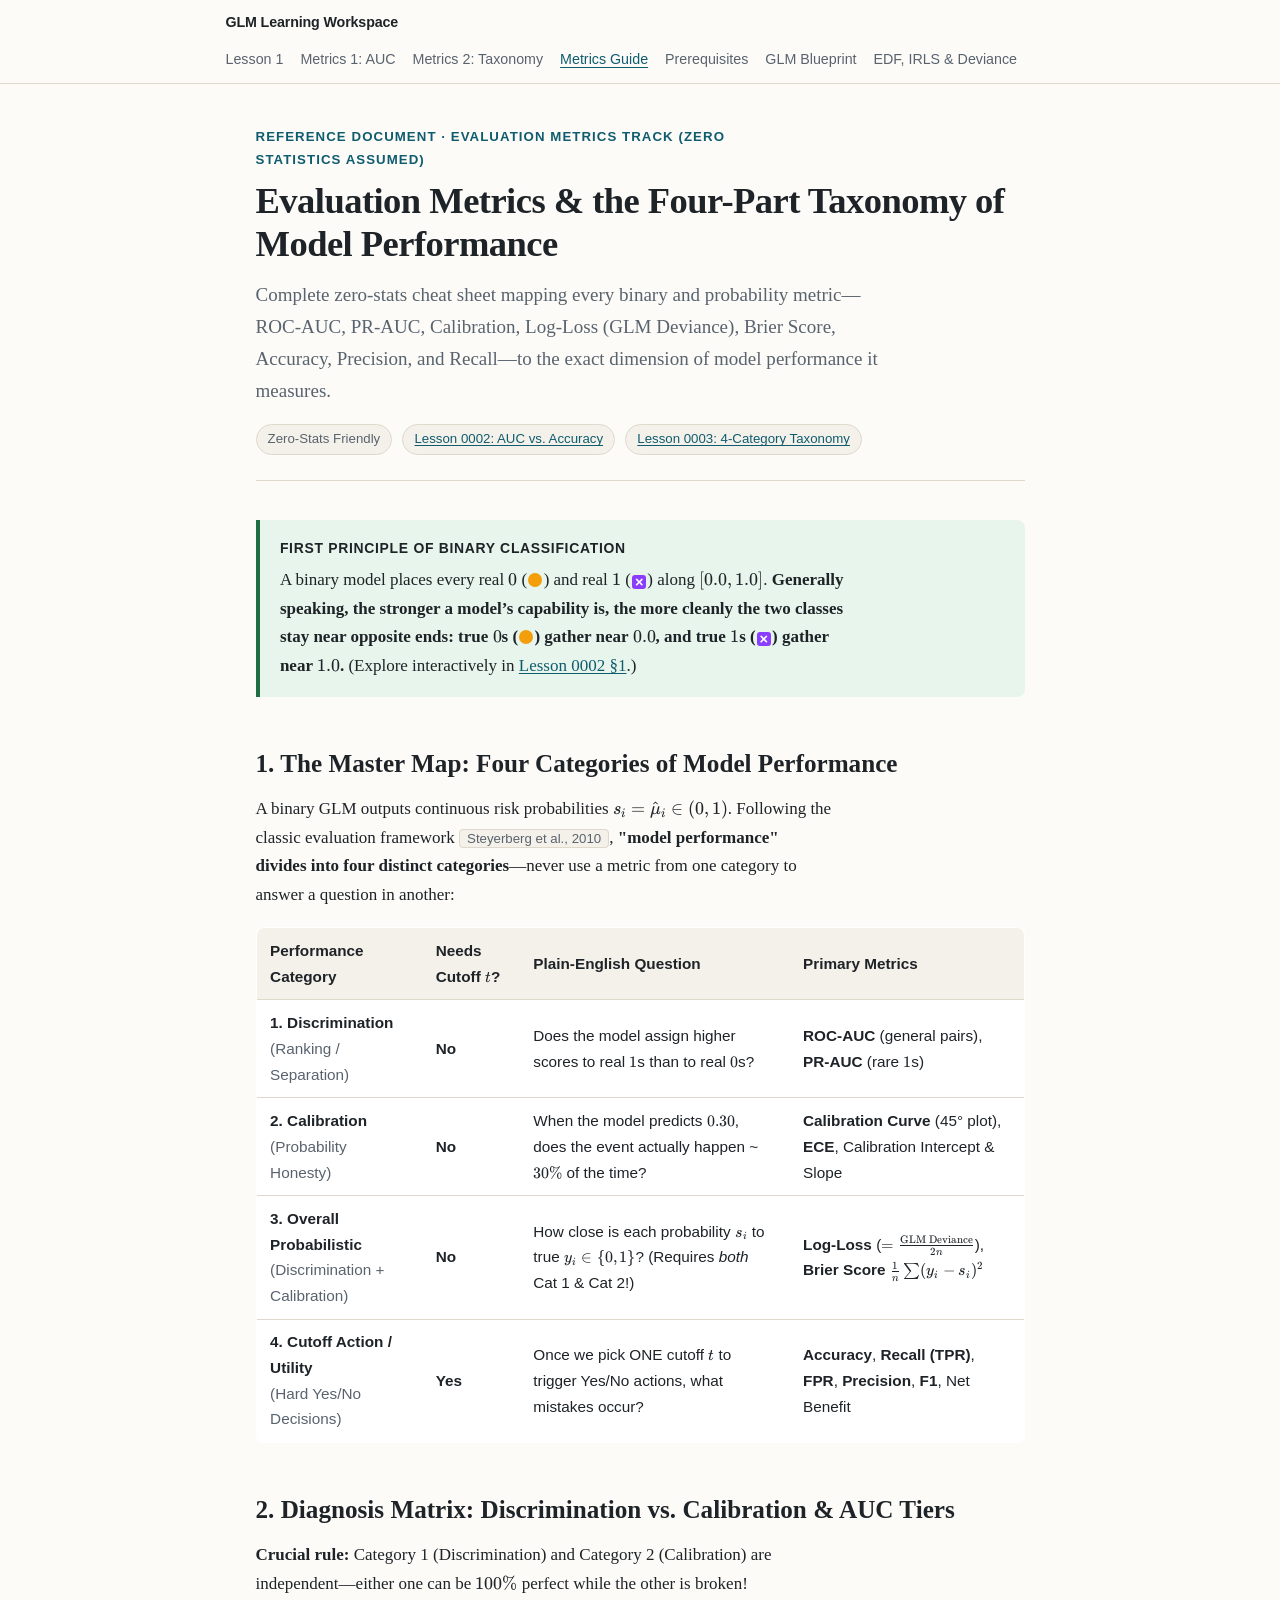
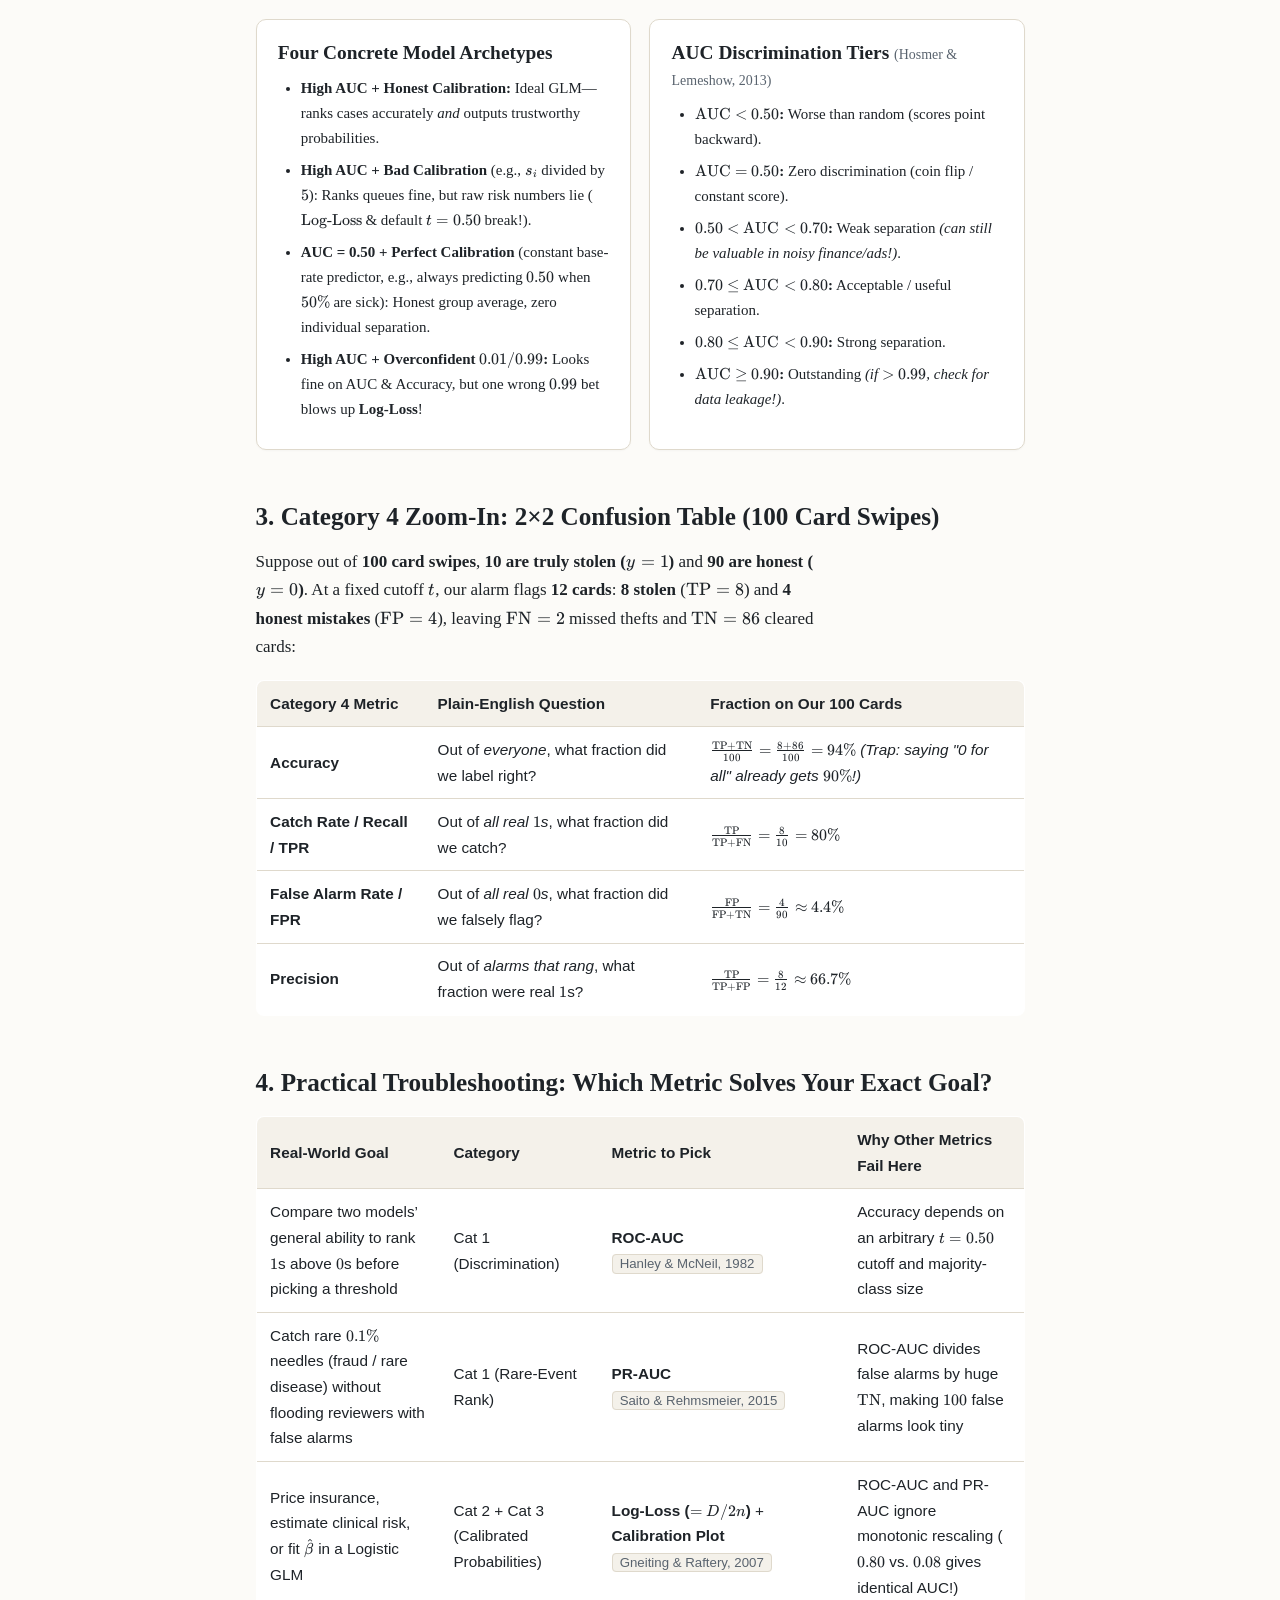
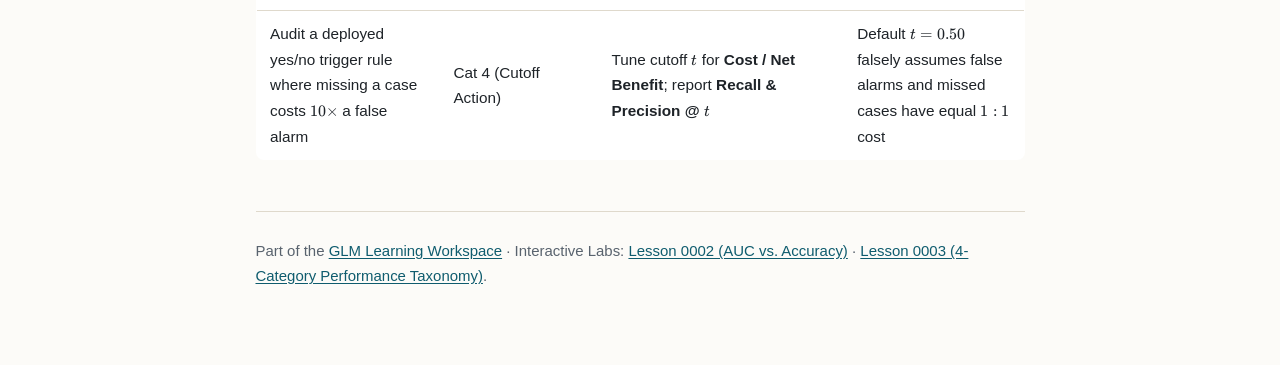
<file: reference/evaluation-metrics-reference.html>
<!doctype html>
<html lang="en">
<head>
  <meta charset="utf-8">
  <meta name="viewport" content="width=device-width, initial-scale=1">
  <title>Evaluation Metrics &amp; Model Performance Taxonomy — GLM Reference</title>
  <link rel="stylesheet" href="../assets/vendor/katex/0.19.1/katex.min.css">
  <link rel="stylesheet" href="../assets/teaching.css">
</head>
<body>
  <nav class="topbar">
    <div class="topbar-inner">
      <a class="topbar-brand" href="../index.html">GLM Learning Workspace</a>
      <div class="topbar-nav">
        <a href="../lessons/0001-why-straight-lines-break.html">Lesson 1</a>
        <a href="../lessons/0002-why-auc-beats-accuracy.html">Metrics 1: AUC</a>
        <a href="../lessons/0003-model-performance-taxonomy.html">Metrics 2: Taxonomy</a>
        <a href="evaluation-metrics-reference.html" aria-current="page">Metrics Guide</a>
        <a href="prerequisites-primer.html">Prerequisites</a>
        <a href="glm-blueprint-cheatsheet.html">GLM Blueprint</a>
        <a href="estimation-and-deviance-reference.html">EDF, IRLS &amp; Deviance</a>
      </div>
    </div>
  </nav>

  <main>
    <header class="lesson-header">
      <p class="eyebrow">Reference Document · Evaluation Metrics Track (Zero Statistics Assumed)</p>
      <h1>Evaluation Metrics &amp; the Four-Part Taxonomy of Model Performance</h1>
      <p class="subtitle">
        Complete zero-stats cheat sheet mapping every binary and probability metric—ROC-AUC, PR-AUC, Calibration, Log-Loss (GLM Deviance), Brier Score, Accuracy, Precision, and Recall—to the exact dimension of model performance it measures.
      </p>
      <div class="meta-strip">
        <span class="badge">Zero-Stats Friendly</span>
        <span class="badge"><a href="../lessons/0002-why-auc-beats-accuracy.html">Lesson 0002: AUC vs. Accuracy</a></span>
        <span class="badge"><a href="../lessons/0003-model-performance-taxonomy.html">Lesson 0003: 4-Category Taxonomy</a></span>
      </div>
    </header>

    <section id="four-pillars">
      <div class="callout ok" style="margin-top:0">
        <div class="callout-title">First Principle of Binary Classification</div>
        <p>
          A binary model places every real \(0\) (<span class="cls-badge cls-0"></span>) and real \(1\) (<span class="cls-badge cls-1">×</span>) along \([0.0, 1.0]\).
          <strong>Generally speaking, the stronger a model’s capability is, the more cleanly the two classes stay near opposite ends: true \(0\)s (<span class="cls-badge cls-0"></span>) gather near \(0.0\), and true \(1\)s (<span class="cls-badge cls-1">×</span>) gather near \(1.0\).</strong>
          (Explore interactively in <a href="../lessons/0002-why-auc-beats-accuracy.html#binary-intuition">Lesson 0002 §1</a>.)
        </p>
      </div>

      <h2>1. The Master Map: Four Categories of Model Performance</h2>
      <p>
        A binary GLM outputs continuous risk probabilities \(s_i = \hat{\mu}_i \in (0, 1)\). Following the classic evaluation framework
        <a class="cite" href="https://doi.org/10.1097/EDE.0b013e3181c30fb2" target="_blank" rel="noopener">Steyerberg et al., 2010</a>,
        <strong>"model performance" divides into four distinct categories</strong>—never use a metric from one category to answer a question in another:
      </p>

      <table class="data-table">
        <thead>
          <tr>
            <th>Performance Category</th>
            <th>Needs Cutoff \(t\)?</th>
            <th>Plain-English Question</th>
            <th>Primary Metrics</th>
          </tr>
        </thead>
        <tbody>
          <tr>
            <td><strong>1. Discrimination</strong><br><span style="color:var(--ink-muted)">(Ranking / Separation)</span></td>
            <td><strong>No</strong></td>
            <td>Does the model assign higher scores to real \(1\)s than to real \(0\)s?</td>
            <td><strong>ROC-AUC</strong> (general pairs), <strong>PR-AUC</strong> (rare \(1\)s)</td>
          </tr>
          <tr>
            <td><strong>2. Calibration</strong><br><span style="color:var(--ink-muted)">(Probability Honesty)</span></td>
            <td><strong>No</strong></td>
            <td>When the model predicts \(0.30\), does the event actually happen ~\(30\%\) of the time?</td>
            <td><strong>Calibration Curve</strong> (45° plot), <strong>ECE</strong>, Calibration Intercept &amp; Slope</td>
          </tr>
          <tr>
            <td><strong>3. Overall Probabilistic</strong><br><span style="color:var(--ink-muted)">(Discrimination + Calibration)</span></td>
            <td><strong>No</strong></td>
            <td>How close is each probability \(s_i\) to true \(y_i \in \{0,1\}\)? (Requires <em>both</em> Cat 1 &amp; Cat 2!)</td>
            <td><strong>Log-Loss</strong> (\(= \frac{\text{GLM Deviance}}{2n}\)), <strong>Brier Score</strong> \(\frac{1}{n}\sum(y_i-s_i)^2\)</td>
          </tr>
          <tr>
            <td><strong>4. Cutoff Action / Utility</strong><br><span style="color:var(--ink-muted)">(Hard Yes/No Decisions)</span></td>
            <td><strong>Yes</strong></td>
            <td>Once we pick ONE cutoff \(t\) to trigger Yes/No actions, what mistakes occur?</td>
            <td><strong>Accuracy</strong>, <strong>Recall (TPR)</strong>, <strong>FPR</strong>, <strong>Precision</strong>, <strong>F1</strong>, Net Benefit</td>
          </tr>
        </tbody>
      </table>
    </section>

    <section id="diagnosis-grid">
      <h2>2. Diagnosis Matrix: Discrimination vs. Calibration &amp; AUC Tiers</h2>
      <p>
        <strong>Crucial rule:</strong> Category 1 (Discrimination) and Category 2 (Calibration) are independent—either one can be \(100\%\) perfect while the other is broken!
      </p>
      <div class="grid-2">
        <div class="card">
          <h3>Four Concrete Model Archetypes</h3>
          <ul style="font-size:0.88rem;margin-bottom:0">
            <li><strong>High AUC + Honest Calibration:</strong> Ideal GLM—ranks cases accurately <em>and</em> outputs trustworthy probabilities.</li>
            <li><strong>High AUC + Bad Calibration</strong> (e.g., \(s_i\) divided by \(5\)): Ranks queues fine, but raw risk numbers lie (\(\text{Log-Loss}\) &amp; default \(t=0.50\) break!).</li>
            <li><strong>AUC = 0.50 + Perfect Calibration</strong> (constant base-rate predictor, e.g., always predicting \(0.50\) when \(50\%\) are sick): Honest group average, zero individual separation.</li>
            <li><strong>High AUC + Overconfident \(0.01/0.99\):</strong> Looks fine on AUC &amp; Accuracy, but one wrong \(0.99\) bet blows up <strong>Log-Loss</strong>!</li>
          </ul>
        </div>

        <div class="card">
          <h3>AUC Discrimination Tiers <span style="font-weight:400;font-size:0.82rem;color:var(--ink-muted)">(Hosmer &amp; Lemeshow, 2013)</span></h3>
          <ul style="font-size:0.88rem;margin-bottom:0">
            <li><strong>\(\text{AUC} &lt; 0.50\):</strong> Worse than random (scores point backward).</li>
            <li><strong>\(\text{AUC} = 0.50\):</strong> Zero discrimination (coin flip / constant score).</li>
            <li><strong>\(0.50 &lt; \text{AUC} &lt; 0.70\):</strong> Weak separation <em>(can still be valuable in noisy finance/ads!)</em>.</li>
            <li><strong>\(0.70 \le \text{AUC} &lt; 0.80\):</strong> Acceptable / useful separation.</li>
            <li><strong>\(0.80 \le \text{AUC} &lt; 0.90\):</strong> Strong separation.</li>
            <li><strong>\(\text{AUC} \ge 0.90\):</strong> Outstanding <em>(if \(&gt;0.99\), check for data leakage!)</em>.</li>
          </ul>
        </div>
      </div>
    </section>

    <section id="confusion-rates">
      <h2>3. Category 4 Zoom-In: 2×2 Confusion Table (100 Card Swipes)</h2>
      <p>
        Suppose out of <strong>100 card swipes</strong>, <strong>10 are truly stolen (\(y=1\))</strong> and <strong>90 are honest (\(y=0\))</strong>. At a fixed cutoff \(t\), our alarm flags <strong>12 cards</strong>: <strong>8 stolen</strong> (\(\text{TP}=8\)) and <strong>4 honest mistakes</strong> (\(\text{FP}=4\)), leaving \(\text{FN}=2\) missed thefts and \(\text{TN}=86\) cleared cards:
      </p>
      <table class="data-table">
        <thead>
          <tr>
            <th>Category 4 Metric</th>
            <th>Plain-English Question</th>
            <th>Fraction on Our 100 Cards</th>
          </tr>
        </thead>
        <tbody>
          <tr>
            <td><strong>Accuracy</strong></td>
            <td>Out of <em>everyone</em>, what fraction did we label right?</td>
            <td>\(\frac{\text{TP}+\text{TN}}{100} = \frac{8+86}{100} = 94\%\) <em>(Trap: saying "0 for all" already gets \(90\%\)!)</em></td>
          </tr>
          <tr>
            <td><strong>Catch Rate / Recall / TPR</strong></td>
            <td>Out of <em>all real \(1\)s</em>, what fraction did we catch?</td>
            <td>\(\frac{\text{TP}}{\text{TP}+\text{FN}} = \frac{8}{10} = 80\%\)</td>
          </tr>
          <tr>
            <td><strong>False Alarm Rate / FPR</strong></td>
            <td>Out of <em>all real \(0\)s</em>, what fraction did we falsely flag?</td>
            <td>\(\frac{\text{FP}}{\text{FP}+\text{TN}} = \frac{4}{90} \approx 4.4\%\)</td>
          </tr>
          <tr>
            <td><strong>Precision</strong></td>
            <td>Out of <em>alarms that rang</em>, what fraction were real \(1\)s?</td>
            <td>\(\frac{\text{TP}}{\text{TP}+\text{FP}} = \frac{8}{12} \approx 66.7\%\)</td>
          </tr>
        </tbody>
      </table>
    </section>

    <section id="decision-matrix">
      <h2>4. Practical Troubleshooting: Which Metric Solves Your Exact Goal?</h2>
      <table class="data-table">
        <thead>
          <tr>
            <th>Real-World Goal</th>
            <th>Category</th>
            <th>Metric to Pick</th>
            <th>Why Other Metrics Fail Here</th>
          </tr>
        </thead>
        <tbody>
          <tr>
            <td>Compare two models’ general ability to rank \(1\)s above \(0\)s before picking a threshold</td>
            <td>Cat 1 (Discrimination)</td>
            <td><strong>ROC-AUC</strong>
              <a class="cite" href="https://doi.org/10.1148/radiology.143.1.7063747" target="_blank" rel="noopener">Hanley &amp; McNeil, 1982</a>
            </td>
            <td>Accuracy depends on an arbitrary \(t=0.50\) cutoff and majority-class size</td>
          </tr>
          <tr>
            <td>Catch rare \(0.1\%\) needles (fraud / rare disease) without flooding reviewers with false alarms</td>
            <td>Cat 1 (Rare-Event Rank)</td>
            <td><strong>PR-AUC</strong>
              <a class="cite" href="https://doi.org/10.1371/journal.pone.0118432" target="_blank" rel="noopener">Saito &amp; Rehmsmeier, 2015</a>
            </td>
            <td>ROC-AUC divides false alarms by huge \(\text{TN}\), making \(100\) false alarms look tiny</td>
          </tr>
          <tr>
            <td>Price insurance, estimate clinical risk, or fit \(\hat{\beta}\) in a Logistic GLM</td>
            <td>Cat 2 + Cat 3 (Calibrated Probabilities)</td>
            <td><strong>Log-Loss (\(= D/2n\))</strong> + <strong>Calibration Plot</strong>
              <a class="cite" href="https://doi.org/10.1198/016214506000001437" target="_blank" rel="noopener">Gneiting &amp; Raftery, 2007</a>
            </td>
            <td>ROC-AUC and PR-AUC ignore monotonic rescaling (\(0.80\) vs. \(0.08\) gives identical AUC!)</td>
          </tr>
          <tr>
            <td>Audit a deployed yes/no trigger rule where missing a case costs \(10\times\) a false alarm</td>
            <td>Cat 4 (Cutoff Action)</td>
            <td>Tune cutoff \(t\) for <strong>Cost / Net Benefit</strong>; report <strong>Recall &amp; Precision @ \(t\)</strong></td>
            <td>Default \(t=0.50\) falsely assumes false alarms and missed cases have equal \(1:1\) cost</td>
          </tr>
        </tbody>
      </table>
    </section>

    <footer class="lesson-footer">
      Part of the <a href="../index.html">GLM Learning Workspace</a> · Interactive Labs:
      <a href="../lessons/0002-why-auc-beats-accuracy.html">Lesson 0002 (AUC vs. Accuracy)</a> ·
      <a href="../lessons/0003-model-performance-taxonomy.html">Lesson 0003 (4-Category Performance Taxonomy)</a>.
    </footer>
  </main>

  <script src="../assets/vendor/katex/0.19.1/katex.min.js"></script>
  <script src="../assets/vendor/katex/0.19.1/contrib/auto-render.min.js"></script>
  <script src="../assets/math.js"></script>
</body>
</html>
</file>
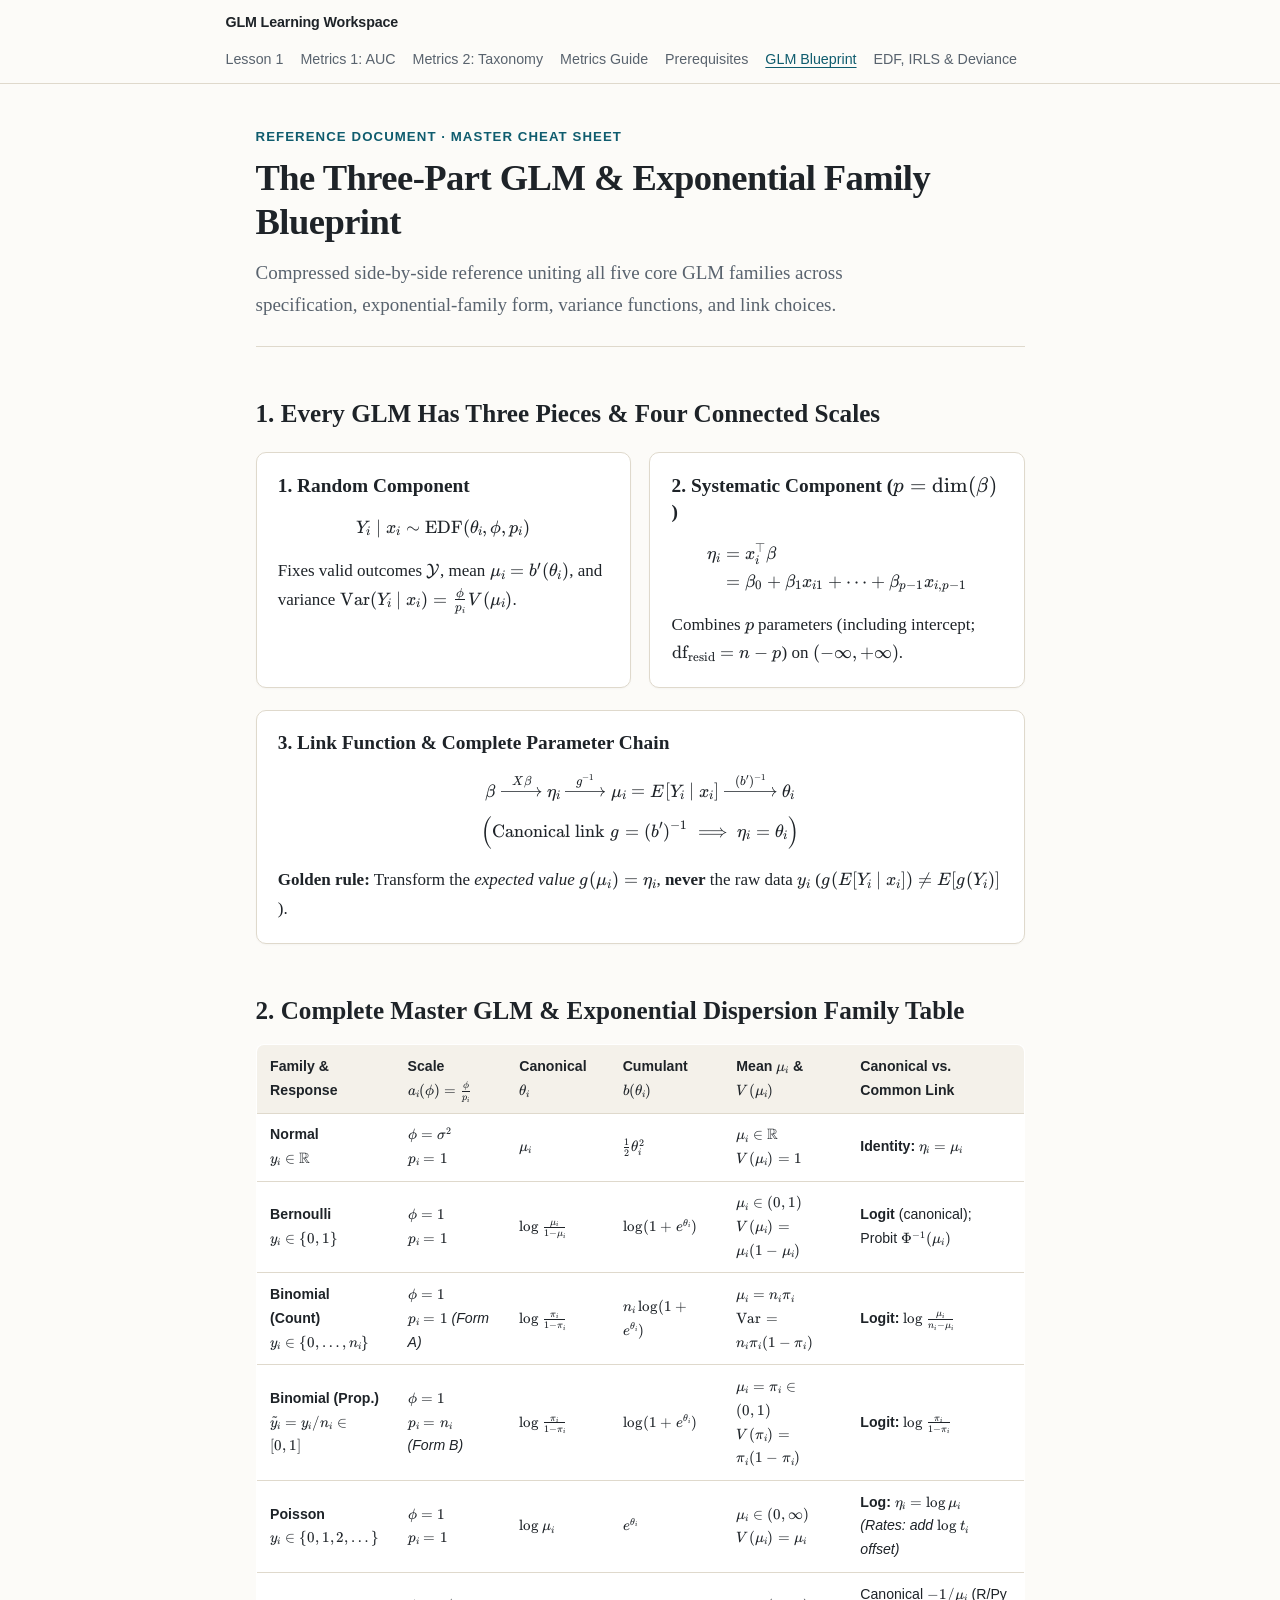
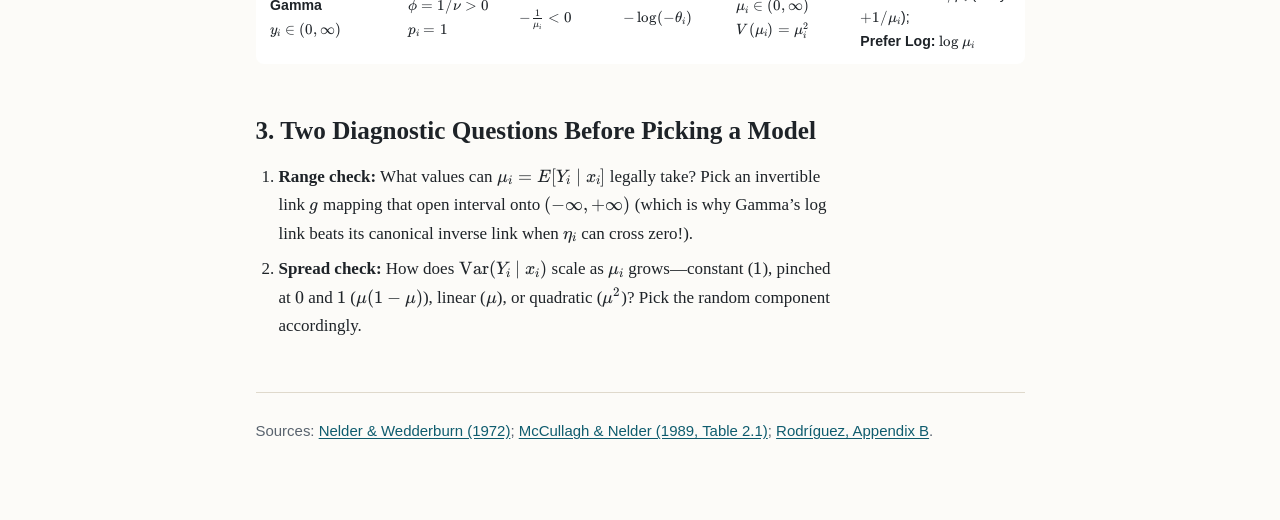
<file: reference/glm-blueprint-cheatsheet.html>
<!doctype html>
<html lang="en">
<head>
  <meta charset="utf-8">
  <meta name="viewport" content="width=device-width, initial-scale=1">
  <title>The Master GLM &amp; EDF Blueprint — Reference Sheet</title>
  <link rel="stylesheet" href="../assets/vendor/katex/0.19.1/katex.min.css">
  <link rel="stylesheet" href="../assets/teaching.css">
</head>
<body>
  <nav class="topbar">
    <div class="topbar-inner">
      <a class="topbar-brand" href="../index.html">GLM Learning Workspace</a>
      <div class="topbar-nav">
        <a href="../lessons/0001-why-straight-lines-break.html">Lesson 1</a>
        <a href="../lessons/0002-why-auc-beats-accuracy.html">Metrics 1: AUC</a>
        <a href="../lessons/0003-model-performance-taxonomy.html">Metrics 2: Taxonomy</a>
        <a href="evaluation-metrics-reference.html">Metrics Guide</a>
        <a href="prerequisites-primer.html">Prerequisites</a>
        <a href="glm-blueprint-cheatsheet.html" aria-current="page">GLM Blueprint</a>
        <a href="estimation-and-deviance-reference.html">EDF, IRLS &amp; Deviance</a>
      </div>
    </div>
  </nav>

  <main>
    <header class="lesson-header">
      <p class="eyebrow">Reference Document · Master Cheat Sheet</p>
      <h1>The Three-Part GLM &amp; Exponential Family Blueprint</h1>
      <p class="subtitle">
        Compressed side-by-side reference uniting all five core GLM families across specification, exponential-family form, variance functions, and link choices.
      </p>
    </header>

    <h2>1. Every GLM Has Three Pieces &amp; Four Connected Scales</h2>
    <div class="grid-2">
      <div class="card">
        <h3>1. Random Component</h3>
        \[Y_i \mid x_i \sim \text{EDF}(\theta_i, \phi, p_i)\]
        <p style="margin-bottom:0">Fixes valid outcomes \(\mathcal{Y}\), mean \(\mu_i = b'(\theta_i)\), and variance \(\operatorname{Var}(Y_i \mid x_i) = \frac{\phi}{p_i}V(\mu_i)\).</p>
      </div>
      <div class="card">
        <h3>2. Systematic Component (\(p = \dim(\beta)\))</h3>
        \[
          \begin{aligned}
            \eta_i &= x_i^\top \beta \\
            &= \beta_0 + \beta_1 x_{i1} + \dots + \beta_{p-1} x_{i,p-1}
          \end{aligned}
        \]
        <p style="margin-bottom:0">Combines \(p\) parameters (including intercept; \(\text{df}_{\text{resid}} = n - p\)) on \((-\infty, +\infty)\).</p>
      </div>
    </div>
    <div class="card" style="margin-bottom:1.5rem">
      <h3>3. Link Function &amp; Complete Parameter Chain</h3>
      \[
        \begin{gathered}
          \beta \xrightarrow{\;X\beta\;} \eta_i \xrightarrow{\;g^{-1}\;} \mu_i = E[Y_i \mid x_i] \xrightarrow{\;(b')^{-1}\;} \theta_i \\[4pt]
          \Big(\text{Canonical link } g = (b')^{-1} \implies \eta_i = \theta_i\Big)
        \end{gathered}
      \]
      <p style="margin-bottom:0">
        <strong>Golden rule:</strong> Transform the <em>expected value</em> \(g(\mu_i) = \eta_i\), <strong>never</strong> the raw data \(y_i\) (\(g(E[Y_i \mid x_i]) \neq E[g(Y_i)]\)).
      </p>
    </div>

    <h2>2. Complete Master GLM &amp; Exponential Dispersion Family Table</h2>
    <table class="data-table" style="font-size:0.83rem">
      <thead>
        <tr>
          <th>Family &amp; Response</th>
          <th>Scale \(a_i(\phi)=\frac{\phi}{p_i}\)</th>
          <th>Canonical \(\theta_i\)</th>
          <th>Cumulant \(b(\theta_i)\)</th>
          <th>Mean \(\mu_i\) &amp; \(V(\mu_i)\)</th>
          <th>Canonical vs. Common Link</th>
        </tr>
      </thead>
      <tbody>
        <tr>
          <td><strong>Normal</strong><br>\(y_i \in \mathbb{R}\)</td>
          <td>\(\phi = \sigma^2\)<br>\(p_i = 1\)</td>
          <td>\(\mu_i\)</td>
          <td>\(\frac{1}{2}\theta_i^2\)</td>
          <td>\(\mu_i \in \mathbb{R}\)<br>\(V(\mu_i) = 1\)</td>
          <td><strong>Identity:</strong> \(\eta_i = \mu_i\)</td>
        </tr>
        <tr>
          <td><strong>Bernoulli</strong><br>\(y_i \in \{0,1\}\)</td>
          <td>\(\phi = 1\)<br>\(p_i = 1\)</td>
          <td>\(\log\frac{\mu_i}{1-\mu_i}\)</td>
          <td>\(\log(1+e^{\theta_i})\)</td>
          <td>\(\mu_i \in (0,1)\)<br>\(V(\mu_i) = \mu_i(1-\mu_i)\)</td>
          <td><strong>Logit</strong> (canonical);<br>Probit \(\Phi^{-1}(\mu_i)\)</td>
        </tr>
        <tr>
          <td><strong>Binomial (Count)</strong><br>\(y_i \in \{0,\dots,n_i\}\)</td>
          <td>\(\phi = 1\)<br>\(p_i = 1\) <em>(Form A)</em></td>
          <td>\(\log\frac{\pi_i}{1-\pi_i}\)</td>
          <td>\(n_i\log(1+e^{\theta_i})\)</td>
          <td>\(\mu_i = n_i\pi_i\)<br>\(\operatorname{Var} = n_i\pi_i(1-\pi_i)\)</td>
          <td><strong>Logit:</strong> \(\log\frac{\mu_i}{n_i-\mu_i}\)</td>
        </tr>
        <tr>
          <td><strong>Binomial (Prop.)</strong><br>\(\tilde{y}_i = y_i/n_i \in [0,1]\)</td>
          <td>\(\phi = 1\)<br>\(p_i = n_i\) <em>(Form B)</em></td>
          <td>\(\log\frac{\pi_i}{1-\pi_i}\)</td>
          <td>\(\log(1+e^{\theta_i})\)</td>
          <td>\(\mu_i = \pi_i \in (0,1)\)<br>\(V(\pi_i) = \pi_i(1-\pi_i)\)</td>
          <td><strong>Logit:</strong> \(\log\frac{\pi_i}{1-\pi_i}\)</td>
        </tr>
        <tr>
          <td><strong>Poisson</strong><br>\(y_i \in \{0,1,2,\dots\}\)</td>
          <td>\(\phi = 1\)<br>\(p_i = 1\)</td>
          <td>\(\log \mu_i\)</td>
          <td>\(e^{\theta_i}\)</td>
          <td>\(\mu_i \in (0,\infty)\)<br>\(V(\mu_i) = \mu_i\)</td>
          <td><strong>Log:</strong> \(\eta_i = \log\mu_i\)<br><em>(Rates: add \(\log t_i\) offset)</em></td>
        </tr>
        <tr>
          <td><strong>Gamma</strong><br>\(y_i \in (0,\infty)\)</td>
          <td>\(\phi = 1/\nu &gt; 0\)<br>\(p_i = 1\)</td>
          <td>\(-\frac{1}{\mu_i} &lt; 0\)</td>
          <td>\(-\log(-\theta_i)\)</td>
          <td>\(\mu_i \in (0,\infty)\)<br>\(V(\mu_i) = \mu_i^2\)</td>
          <td>Canonical \(-1/\mu_i\) (R/Py \(+1/\mu_i\));<br><strong>Prefer Log:</strong> \(\log\mu_i\)</td>
        </tr>
      </tbody>
    </table>

    <h2>3. Two Diagnostic Questions Before Picking a Model</h2>
    <ol>
      <li><strong>Range check:</strong> What values can \(\mu_i = E[Y_i \mid x_i]\) legally take? Pick an invertible link \(g\) mapping that open interval onto \((-\infty, +\infty)\) (which is why Gamma’s log link beats its canonical inverse link when \(\eta_i\) can cross zero!).</li>
      <li><strong>Spread check:</strong> How does \(\operatorname{Var}(Y_i \mid x_i)\) scale as \(\mu_i\) grows—constant (\(1\)), pinched at \(0\) and \(1\) (\(\mu(1-\mu)\)), linear (\(\mu\)), or quadratic (\(\mu^2\))? Pick the random component accordingly.</li>
    </ol>

    <footer class="lesson-footer">
      Sources: <a href="https://doi.org/10.2307/2344614">Nelder &amp; Wedderburn (1972)</a>; <a href="https://doi.org/10.1201/9780203753736">McCullagh &amp; Nelder (1989, Table 2.1)</a>; <a href="https://grodri.github.io/glms/notes/a2.pdf">Rodríguez, Appendix B</a>.
    </footer>
  </main>

  <script src="../assets/vendor/katex/0.19.1/katex.min.js"></script>
  <script src="../assets/vendor/katex/0.19.1/contrib/auto-render.min.js"></script>
  <script src="../assets/math.js"></script>
</body>
</html>
</file>
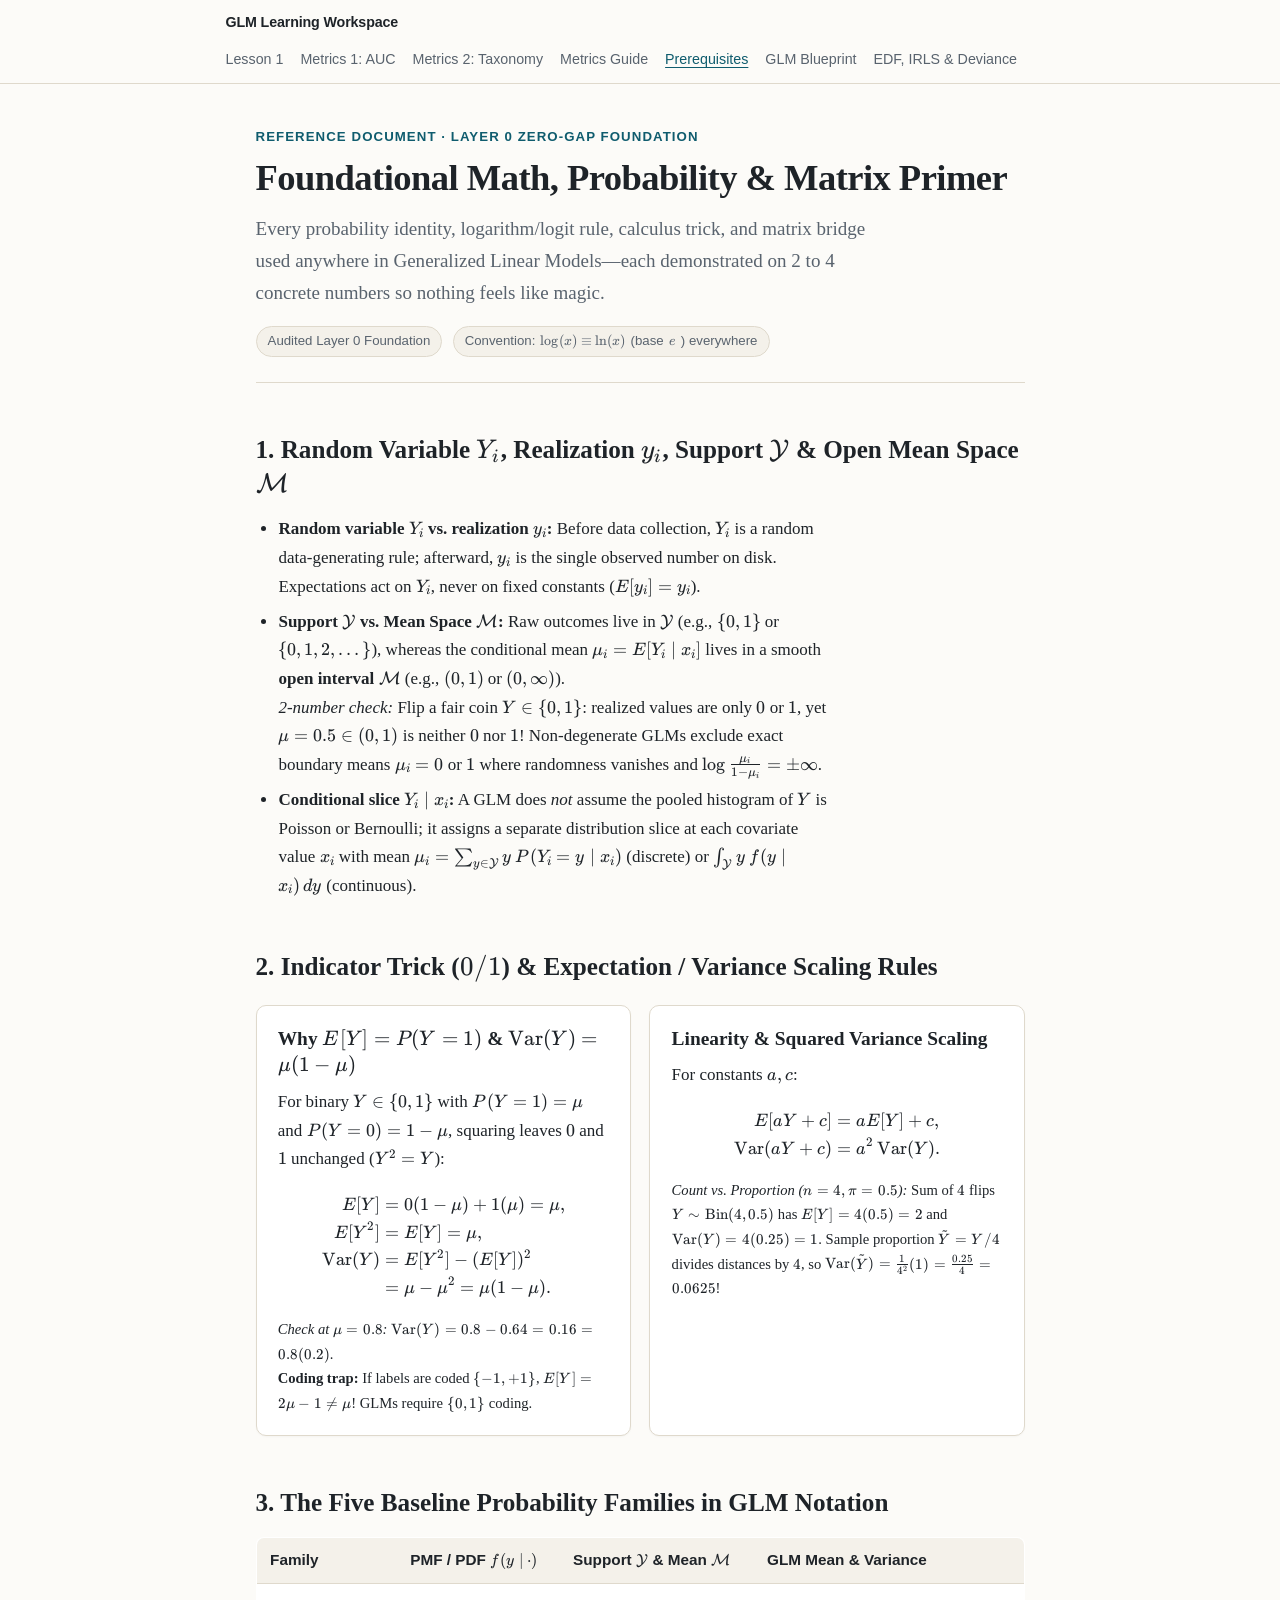
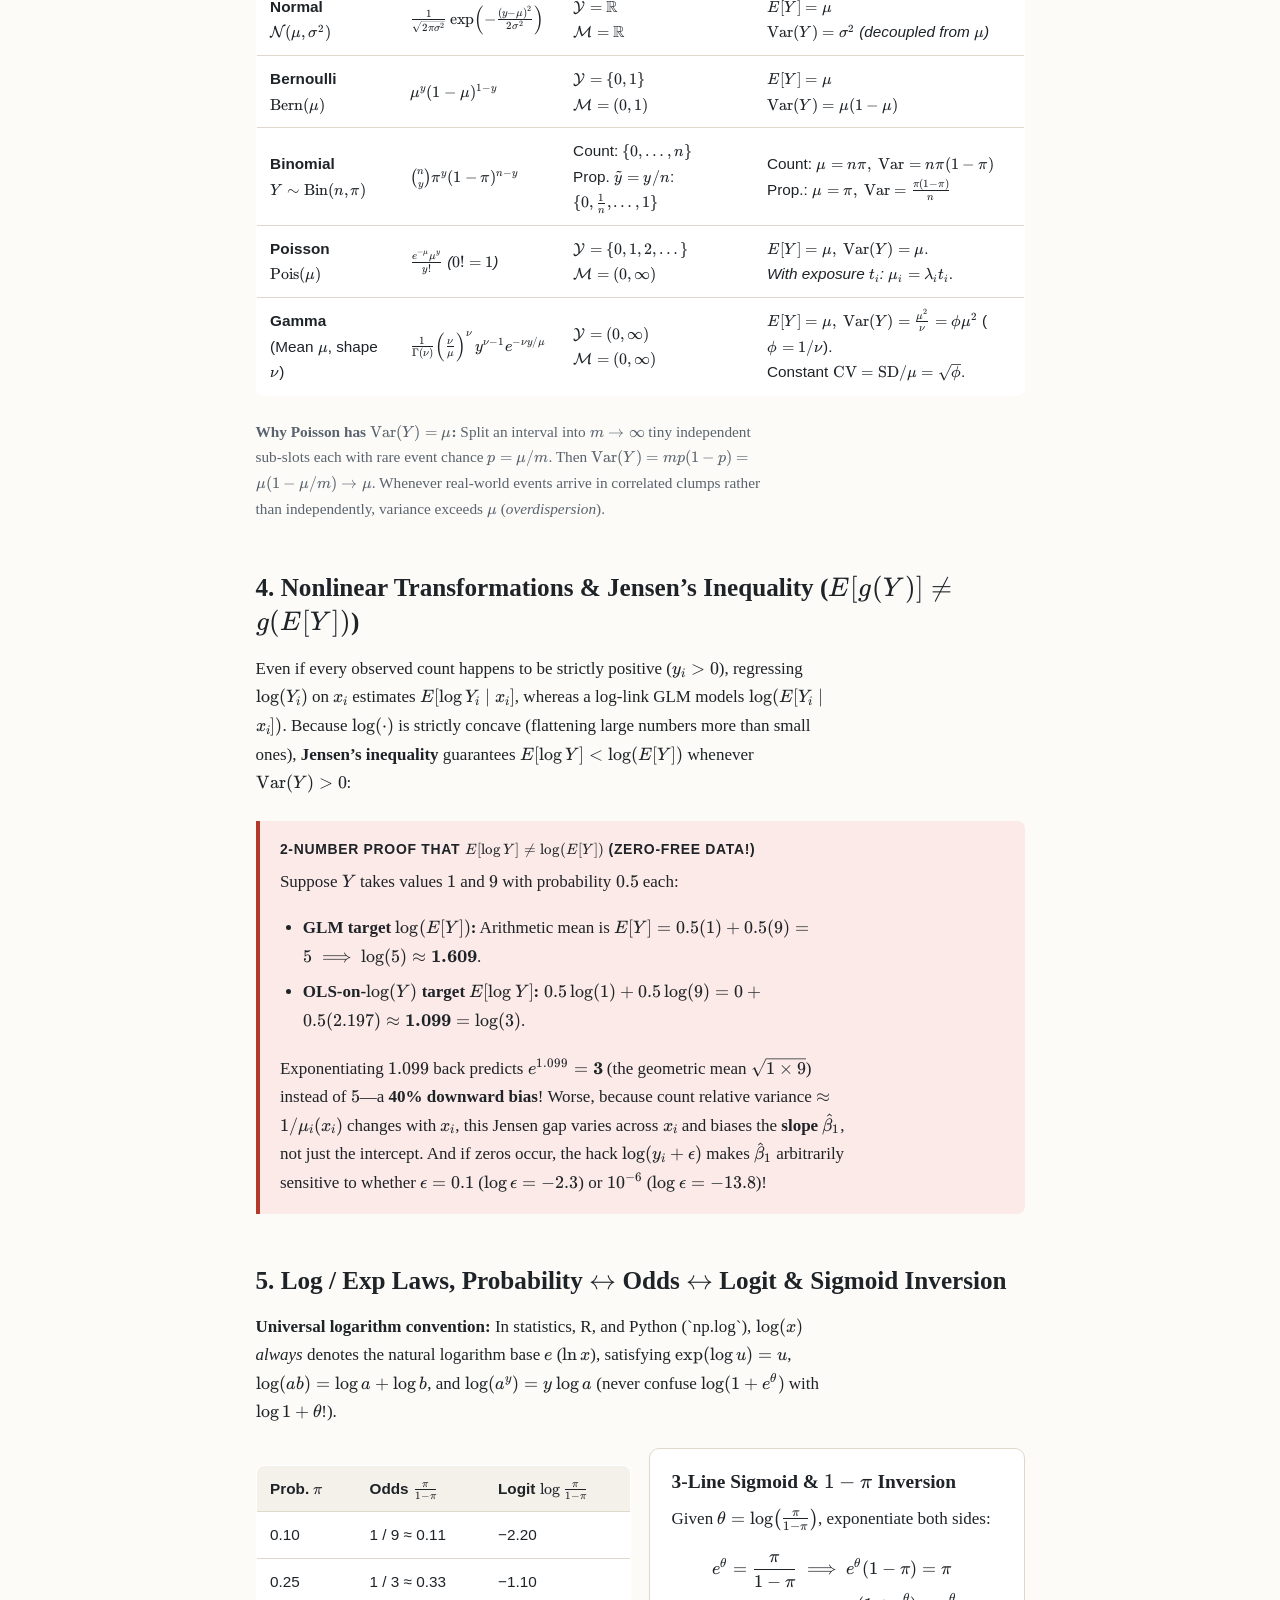
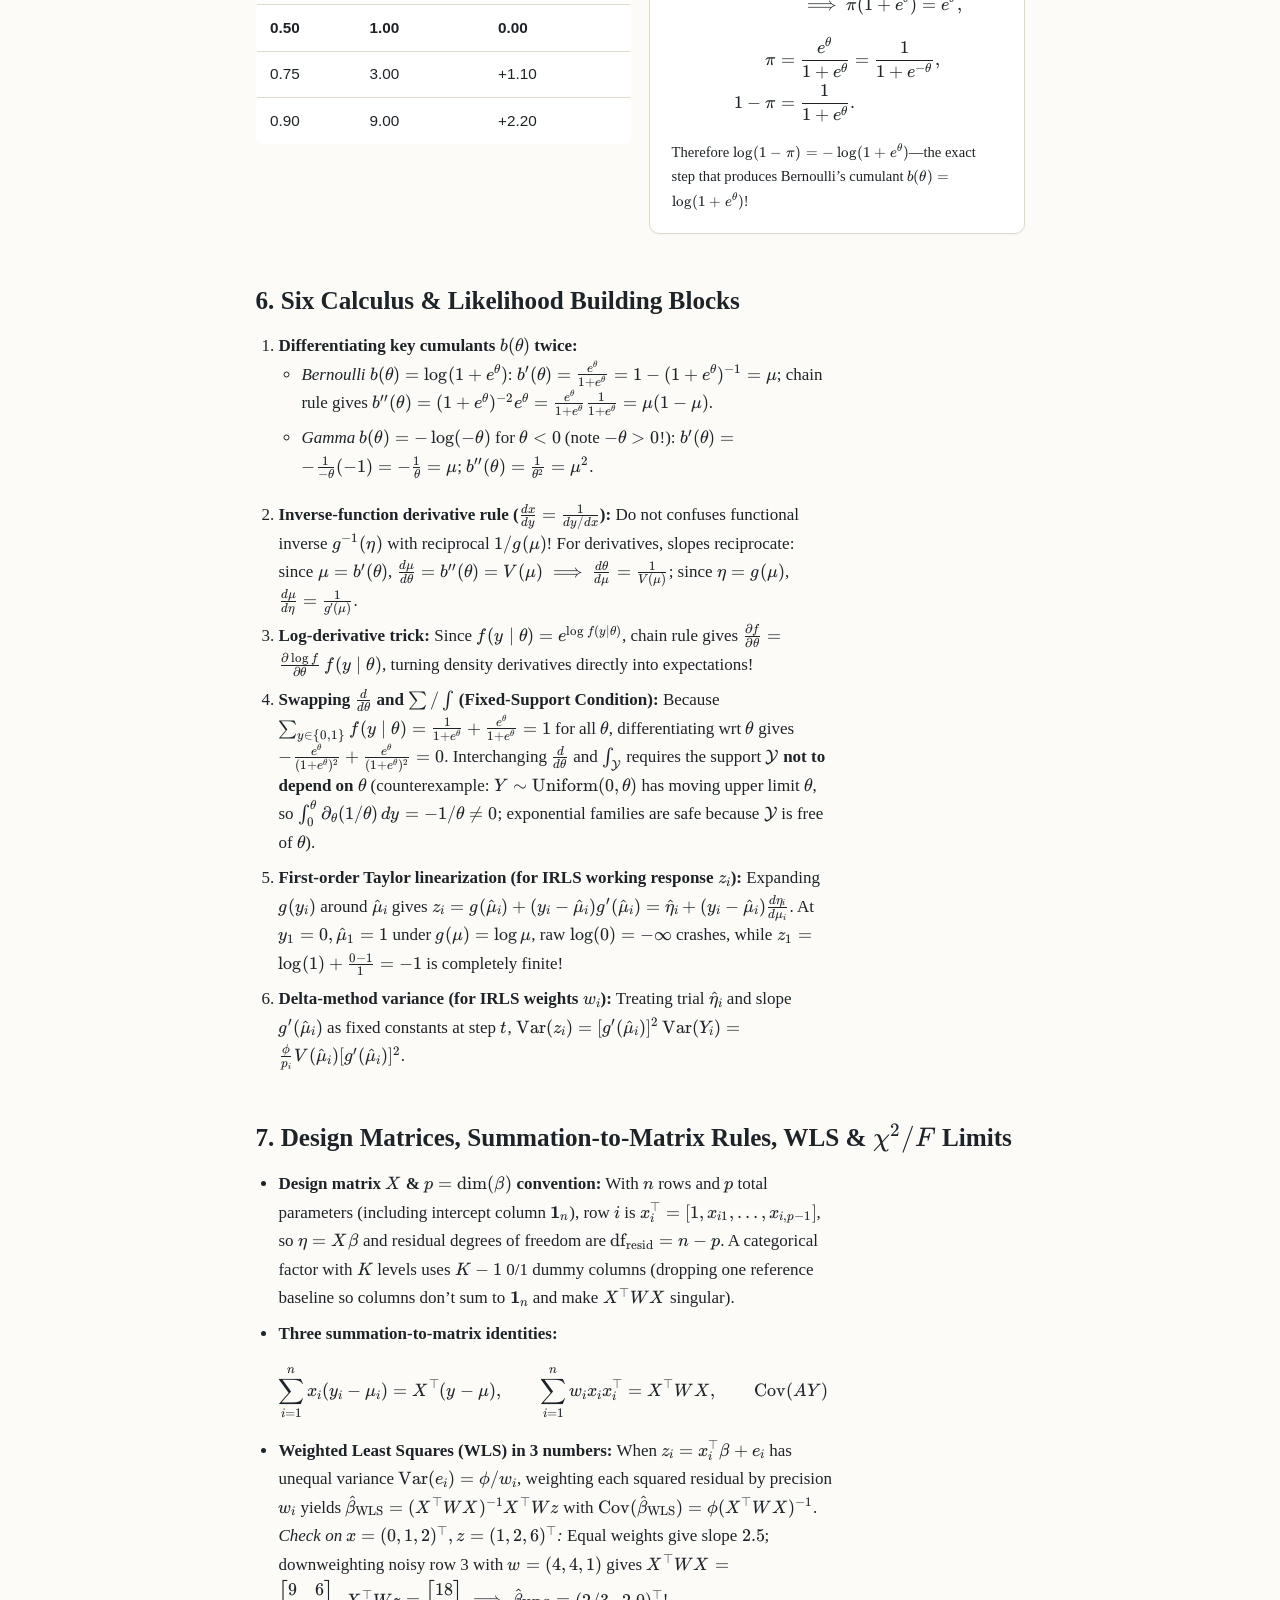
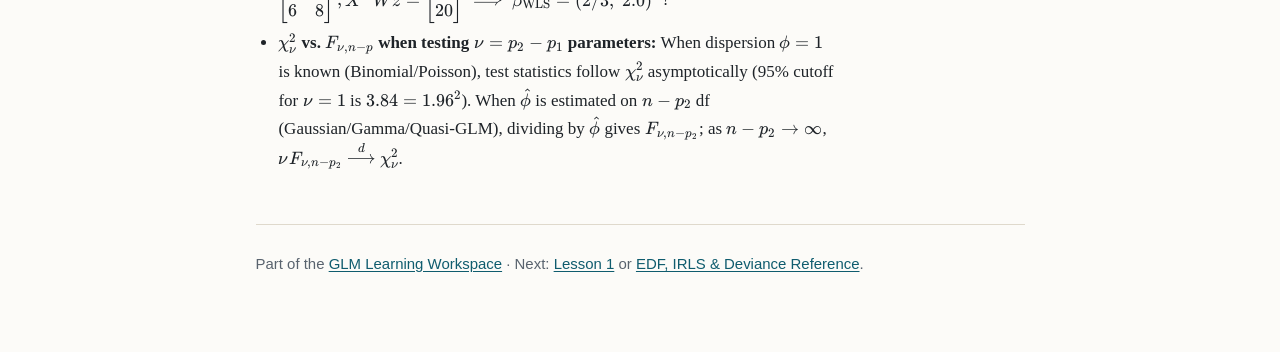
<file: reference/prerequisites-primer.html>
<!doctype html>
<html lang="en">
<head>
  <meta charset="utf-8">
  <meta name="viewport" content="width=device-width, initial-scale=1">
  <title>Math, Probability &amp; Matrix Prerequisites — GLM Reference</title>
  <link rel="stylesheet" href="../assets/vendor/katex/0.19.1/katex.min.css">
  <link rel="stylesheet" href="../assets/teaching.css">
</head>
<body>
  <nav class="topbar">
    <div class="topbar-inner">
      <a class="topbar-brand" href="../index.html">GLM Learning Workspace</a>
      <div class="topbar-nav">
        <a href="../lessons/0001-why-straight-lines-break.html">Lesson 1</a>
        <a href="../lessons/0002-why-auc-beats-accuracy.html">Metrics 1: AUC</a>
        <a href="../lessons/0003-model-performance-taxonomy.html">Metrics 2: Taxonomy</a>
        <a href="evaluation-metrics-reference.html">Metrics Guide</a>
        <a href="prerequisites-primer.html" aria-current="page">Prerequisites</a>
        <a href="glm-blueprint-cheatsheet.html">GLM Blueprint</a>
        <a href="estimation-and-deviance-reference.html">EDF, IRLS &amp; Deviance</a>
      </div>
    </div>
  </nav>

  <main>
    <header class="lesson-header">
      <p class="eyebrow">Reference Document · Layer 0 Zero-Gap Foundation</p>
      <h1>Foundational Math, Probability &amp; Matrix Primer</h1>
      <p class="subtitle">
        Every probability identity, logarithm/logit rule, calculus trick, and matrix bridge used anywhere in Generalized Linear Models—each demonstrated on 2 to 4 concrete numbers so nothing feels like magic.
      </p>
      <div class="meta-strip">
        <span class="badge">Audited Layer 0 Foundation</span>
        <span class="badge">Convention: \(\log(x) \equiv \ln(x)\) (base \(e\)) everywhere</span>
      </div>
    </header>

    <section id="rv-support">
      <h2>1. Random Variable \(Y_i\), Realization \(y_i\), Support \(\mathcal{Y}\) &amp; Open Mean Space \(\mathcal{M}\)</h2>
      <ul>
        <li><strong>Random variable \(Y_i\) vs. realization \(y_i\):</strong> Before data collection, \(Y_i\) is a random data-generating rule; afterward, \(y_i\) is the single observed number on disk. Expectations act on \(Y_i\), never on fixed constants (\(E[y_i] = y_i\)).</li>
        <li><strong>Support \(\mathcal{Y}\) vs. Mean Space \(\mathcal{M}\):</strong> Raw outcomes live in \(\mathcal{Y}\) (e.g., \(\{0,1\}\) or \(\{0,1,2,\dots\}\)), whereas the conditional mean \(\mu_i = E[Y_i \mid x_i]\) lives in a smooth <strong>open interval</strong> \(\mathcal{M}\) (e.g., \((0,1)\) or \((0,\infty)\)).
          <br><em>2-number check:</em> Flip a fair coin \(Y \in \{0,1\}\): realized values are only \(0\) or \(1\), yet \(\mu = 0.5 \in (0,1)\) is neither \(0\) nor \(1\)! Non-degenerate GLMs exclude exact boundary means \(\mu_i = 0\) or \(1\) where randomness vanishes and \(\log\frac{\mu_i}{1-\mu_i} = \pm\infty\).</li>
        <li><strong>Conditional slice \(Y_i \mid x_i\):</strong> A GLM does <em>not</em> assume the pooled histogram of \(Y\) is Poisson or Bernoulli; it assigns a separate distribution slice at each covariate value \(x_i\) with mean \(\mu_i = \sum_{y\in\mathcal{Y}} y\,P(Y_i=y \mid x_i)\) (discrete) or \(\int_{\mathcal{Y}} y\,f(y\mid x_i)\,dy\) (continuous).</li>
      </ul>
    </section>

    <section id="expectation-variance">
      <h2>2. Indicator Trick (\(0/1\)) &amp; Expectation / Variance Scaling Rules</h2>
      <div class="grid-2">
        <div class="card">
          <h3>Why \(E[Y] = P(Y=1)\) &amp; \(\operatorname{Var}(Y)=\mu(1-\mu)\)</h3>
          <p>For binary \(Y \in \{0,1\}\) with \(P(Y=1) = \mu\) and \(P(Y=0) = 1-\mu\), squaring leaves \(0\) and \(1\) unchanged (\(Y^2 = Y\)):</p>
          \[
            \begin{aligned}
              E[Y] &= 0(1-\mu) + 1(\mu) = \mu, \\
              E[Y^2] &= E[Y] = \mu, \\
              \operatorname{Var}(Y) &= E[Y^2] - (E[Y])^2 \\
              &= \mu - \mu^2 = \mu(1-\mu).
            \end{aligned}
          \]
          <p style="font-size:0.86rem;margin-bottom:0">
            <em>Check at \(\mu = 0.8\):</em> \(\operatorname{Var}(Y) = 0.8 - 0.64 = 0.16 = 0.8(0.2)\).<br>
            <strong>Coding trap:</strong> If labels are coded \(\{-1, +1\}\), \(E[Y] = 2\mu - 1 \neq \mu\)! GLMs require \(\{0,1\}\) coding.
          </p>
        </div>

        <div class="card">
          <h3>Linearity &amp; Squared Variance Scaling</h3>
          <p>For constants \(a, c\):</p>
          \[
            \begin{aligned}
              E[aY + c] &= aE[Y] + c, \\
              \operatorname{Var}(aY + c) &= a^2\operatorname{Var}(Y).
            \end{aligned}
          \]
          <p style="font-size:0.86rem;margin-bottom:0">
            <em>Count vs. Proportion (\(n=4, \pi=0.5\)):</em> Sum of \(4\) flips \(Y \sim \operatorname{Bin}(4, 0.5)\) has \(E[Y] = 4(0.5) = 2\) and \(\operatorname{Var}(Y) = 4(0.25) = 1\). Sample proportion \(\tilde{Y} = Y/4\) divides distances by \(4\), so \(\operatorname{Var}(\tilde{Y}) = \frac{1}{4^2}(1) = \frac{0.25}{4} = 0.0625\)!
          </p>
        </div>
      </div>
    </section>

    <section id="five-families">
      <h2>3. The Five Baseline Probability Families in GLM Notation</h2>
      <table class="data-table">
        <thead>
          <tr>
            <th>Family</th>
            <th>PMF / PDF \(f(y \mid \cdot)\)</th>
            <th>Support \(\mathcal{Y}\) &amp; Mean \(\mathcal{M}\)</th>
            <th>GLM Mean &amp; Variance</th>
          </tr>
        </thead>
        <tbody>
          <tr>
            <td><strong>Normal</strong><br>\(\mathcal{N}(\mu, \sigma^2)\)</td>
            <td>\(\frac{1}{\sqrt{2\pi\sigma^2}}\exp\!\left(-\frac{(y-\mu)^2}{2\sigma^2}\right)\)</td>
            <td>\(\mathcal{Y} = \mathbb{R}\)<br>\(\mathcal{M} = \mathbb{R}\)</td>
            <td>\(E[Y] = \mu\)<br>\(\operatorname{Var}(Y) = \sigma^2\) <em>(decoupled from \(\mu\))</em></td>
          </tr>
          <tr>
            <td><strong>Bernoulli</strong><br>\(\operatorname{Bern}(\mu)\)</td>
            <td>\(\mu^y (1-\mu)^{1-y}\)</td>
            <td>\(\mathcal{Y} = \{0,1\}\)<br>\(\mathcal{M} = (0,1)\)</td>
            <td>\(E[Y] = \mu\)<br>\(\operatorname{Var}(Y) = \mu(1-\mu)\)</td>
          </tr>
          <tr>
            <td><strong>Binomial</strong><br>\(Y \sim \operatorname{Bin}(n, \pi)\)</td>
            <td>\(\binom{n}{y}\pi^y (1-\pi)^{n-y}\)</td>
            <td>Count: \(\{0,\dots,n\}\)<br>Prop. \(\tilde{y}=y/n\): \(\{0,\frac{1}{n},\dots,1\}\)</td>
            <td>Count: \(\mu = n\pi,\; \operatorname{Var} = n\pi(1-\pi)\)<br>Prop.: \(\mu = \pi,\; \operatorname{Var} = \frac{\pi(1-\pi)}{n}\)</td>
          </tr>
          <tr>
            <td><strong>Poisson</strong><br>\(\operatorname{Pois}(\mu)\)</td>
            <td>\(\frac{e^{-\mu}\mu^y}{y!}\) <em>(\(0!=1\))</em></td>
            <td>\(\mathcal{Y} = \{0,1,2,\dots\}\)<br>\(\mathcal{M} = (0,\infty)\)</td>
            <td>\(E[Y] = \mu,\; \operatorname{Var}(Y) = \mu\).<br><em>With exposure \(t_i\):</em> \(\mu_i = \lambda_i t_i\).</td>
          </tr>
          <tr>
            <td><strong>Gamma</strong><br>(Mean \(\mu\), shape \(\nu\))</td>
            <td>\(\frac{1}{\Gamma(\nu)}\!\left(\frac{\nu}{\mu}\right)^\nu y^{\nu-1}e^{-\nu y/\mu}\)</td>
            <td>\(\mathcal{Y} = (0,\infty)\)<br>\(\mathcal{M} = (0,\infty)\)</td>
            <td>\(E[Y] = \mu,\; \operatorname{Var}(Y) = \frac{\mu^2}{\nu} = \phi\mu^2\) (\(\phi = 1/\nu\)).<br>Constant \(\text{CV} = \text{SD}/\mu = \sqrt{\phi}\).</td>
          </tr>
        </tbody>
      </table>
      <p style="font-size:0.9rem;color:var(--ink-muted)">
        <strong>Why Poisson has \(\operatorname{Var}(Y) = \mu\):</strong> Split an interval into \(m \to \infty\) tiny independent sub-slots each with rare event chance \(p = \mu/m\). Then \(\operatorname{Var}(Y) = mp(1-p) = \mu(1 - \mu/m) \to \mu\). Whenever real-world events arrive in correlated clumps rather than independently, variance exceeds \(\mu\) (<em>overdispersion</em>).
      </p>
    </section>

    <section id="jensen">
      <h2>4. Nonlinear Transformations &amp; Jensen’s Inequality (\(E[g(Y)] \neq g(E[Y])\))</h2>
      <p>
        Even if every observed count happens to be strictly positive (\(y_i &gt; 0\)), regressing \(\log(Y_i)\) on \(x_i\) estimates \(E[\log Y_i \mid x_i]\), whereas a log-link GLM models \(\log(E[Y_i \mid x_i])\). Because \(\log(\cdot)\) is strictly concave (flattening large numbers more than small ones), <strong>Jensen’s inequality</strong> guarantees \(E[\log Y] &lt; \log(E[Y])\) whenever \(\operatorname{Var}(Y) &gt; 0\):
      </p>
      <div class="callout warn">
        <div class="callout-title">2-Number Proof That \(E[\log Y] \neq \log(E[Y])\) (Zero-Free Data!)</div>
        <p>
          Suppose \(Y\) takes values \(1\) and \(9\) with probability \(0.5\) each:
        </p>
        <ul>
          <li><strong>GLM target \(\log(E[Y])\):</strong> Arithmetic mean is \(E[Y] = 0.5(1) + 0.5(9) = 5 \implies \log(5) \approx \mathbf{1.609}\).</li>
          <li><strong>OLS-on-\(\log(Y)\) target \(E[\log Y]\):</strong> \(0.5\log(1) + 0.5\log(9) = 0 + 0.5(2.197) \approx \mathbf{1.099} = \log(3)\).</li>
        </ul>
        <p>
          Exponentiating \(1.099\) back predicts \(e^{1.099} = \mathbf{3}\) (the geometric mean \(\sqrt{1\times 9}\)) instead of \(5\)—a <strong>40% downward bias</strong>! Worse, because count relative variance \(\approx 1/\mu_i(x_i)\) changes with \(x_i\), this Jensen gap varies across \(x_i\) and biases the <strong>slope \(\hat{\beta}_1\)</strong>, not just the intercept. And if zeros occur, the hack \(\log(y_i + \epsilon)\) makes \(\hat{\beta}_1\) arbitrarily sensitive to whether \(\epsilon = 0.1\) (\(\log\epsilon = -2.3\)) or \(10^{-6}\) (\(\log\epsilon = -13.8\))!
        </p>
      </div>
    </section>

    <section id="odds-logit">
      <h2>5. Log / Exp Laws, Probability \(\leftrightarrow\) Odds \(\leftrightarrow\) Logit &amp; Sigmoid Inversion</h2>
      <p>
        <strong>Universal logarithm convention:</strong> In statistics, R, and Python (`np.log`), \(\log(x)\) <em>always</em> denotes the natural logarithm base \(e\) (\(\ln x\)), satisfying \(\exp(\log u) = u\), \(\log(ab) = \log a + \log b\), and \(\log(a^y) = y\log a\) (never confuse \(\log(1+e^\theta)\) with \(\log 1 + \theta\)!).
      </p>
      <div class="grid-2">
        <div>
          <table class="data-table">
            <thead>
              <tr>
                <th class="num">Prob. \(\pi\)</th>
                <th class="num">Odds \(\frac{\pi}{1-\pi}\)</th>
                <th class="num">Logit \(\log\frac{\pi}{1-\pi}\)</th>
              </tr>
            </thead>
            <tbody>
              <tr><td class="num">0.10</td><td class="num">1 / 9 ≈ 0.11</td><td class="num">−2.20</td></tr>
              <tr><td class="num">0.25</td><td class="num">1 / 3 ≈ 0.33</td><td class="num">−1.10</td></tr>
              <tr><td class="num"><strong>0.50</strong></td><td class="num"><strong>1.00</strong></td><td class="num"><strong>0.00</strong></td></tr>
              <tr><td class="num">0.75</td><td class="num">3.00</td><td class="num">+1.10</td></tr>
              <tr><td class="num">0.90</td><td class="num">9.00</td><td class="num">+2.20</td></tr>
            </tbody>
          </table>
        </div>
        <div class="card">
          <h3>3-Line Sigmoid &amp; \(1-\pi\) Inversion</h3>
          <p>Given \(\theta = \log\!\left(\frac{\pi}{1-\pi}\right)\), exponentiate both sides:</p>
          \[
            \begin{aligned}
              e^\theta = \frac{\pi}{1-\pi} &\implies e^\theta(1-\pi) = \pi \\
              &\implies \pi(1+e^\theta) = e^\theta,
            \end{aligned}
          \]
          \[
            \begin{aligned}
              \pi &= \frac{e^\theta}{1+e^\theta} = \frac{1}{1+e^{-\theta}}, \\
              1 - \pi &= \frac{1}{1+e^\theta}.
            \end{aligned}
          \]
          <p style="font-size:0.86rem;margin-bottom:0">
            Therefore \(\log(1-\pi) = -\log(1+e^\theta)\)—the exact step that produces Bernoulli’s cumulant \(b(\theta) = \log(1+e^\theta)\)!
          </p>
        </div>
      </div>
    </section>

    <section id="calculus">
      <h2>6. Six Calculus &amp; Likelihood Building Blocks</h2>
      <ol>
        <li>
          <strong>Differentiating key cumulants \(b(\theta)\) twice:</strong>
          <ul>
            <li><em>Bernoulli</em> \(b(\theta) = \log(1+e^\theta)\): \(b'(\theta) = \frac{e^\theta}{1+e^\theta} = 1 - (1+e^\theta)^{-1} = \mu\); chain rule gives \(b''(\theta) = (1+e^\theta)^{-2}e^\theta = \frac{e^\theta}{1+e^\theta}\frac{1}{1+e^\theta} = \mu(1-\mu)\).</li>
            <li><em>Gamma</em> \(b(\theta) = -\log(-\theta)\) for \(\theta &lt; 0\) (note \(-\theta &gt; 0\)!): \(b'(\theta) = -\frac{1}{-\theta}(-1) = -\frac{1}{\theta} = \mu\); \(b''(\theta) = \frac{1}{\theta^2} = \mu^2\).</li>
          </ul>
        </li>
        <li>
          <strong>Inverse-function derivative rule (\(\frac{dx}{dy} = \frac{1}{dy/dx}\)):</strong> Do not confuses functional inverse \(g^{-1}(\eta)\) with reciprocal \(1/g(\mu)\)! For derivatives, slopes reciprocate: since \(\mu = b'(\theta)\), \(\frac{d\mu}{d\theta} = b''(\theta) = V(\mu) \implies \frac{d\theta}{d\mu} = \frac{1}{V(\mu)}\); since \(\eta = g(\mu)\), \(\frac{d\mu}{d\eta} = \frac{1}{g'(\mu)}\).
        </li>
        <li>
          <strong>Log-derivative trick:</strong> Since \(f(y\mid\theta) = e^{\log f(y\mid\theta)}\), chain rule gives \(\frac{\partial f}{\partial\theta} = \frac{\partial \log f}{\partial\theta}\,f(y\mid\theta)\), turning density derivatives directly into expectations!
        </li>
        <li>
          <strong>Swapping \(\frac{d}{d\theta}\) and \(\sum / \int\) (Fixed-Support Condition):</strong> Because \(\sum_{y\in\{0,1\}} f(y\mid\theta) = \frac{1}{1+e^\theta} + \frac{e^\theta}{1+e^\theta} = 1\) for all \(\theta\), differentiating wrt \(\theta\) gives \(-\frac{e^\theta}{(1+e^\theta)^2} + \frac{e^\theta}{(1+e^\theta)^2} = 0\). Interchanging \(\frac{d}{d\theta}\) and \(\int_{\mathcal{Y}}\) requires the support \(\mathcal{Y}\) <strong>not to depend on \(\theta\)</strong> (counterexample: \(Y \sim \operatorname{Uniform}(0,\theta)\) has moving upper limit \(\theta\), so \(\int_0^\theta \partial_\theta(1/\theta)\,dy = -1/\theta \neq 0\); exponential families are safe because \(\mathcal{Y}\) is free of \(\theta\)).
        </li>
        <li>
          <strong>First-order Taylor linearization (for IRLS working response \(z_i\)):</strong> Expanding \(g(y_i)\) around \(\hat{\mu}_i\) gives \(z_i = g(\hat{\mu}_i) + (y_i - \hat{\mu}_i)g'(\hat{\mu}_i) = \hat{\eta}_i + (y_i - \hat{\mu}_i)\frac{d\eta_i}{d\mu_i}\). At \(y_1 = 0, \hat{\mu}_1 = 1\) under \(g(\mu)=\log\mu\), raw \(\log(0) = -\infty\) crashes, while \(z_1 = \log(1) + \frac{0-1}{1} = -1\) is completely finite!
        </li>
        <li>
          <strong>Delta-method variance (for IRLS weights \(w_i\)):</strong> Treating trial \(\hat{\eta}_i\) and slope \(g'(\hat{\mu}_i)\) as fixed constants at step \(t\), \(\operatorname{Var}(z_i) = [g'(\hat{\mu}_i)]^2 \operatorname{Var}(Y_i) = \frac{\phi}{p_i}V(\hat{\mu}_i)[g'(\hat{\mu}_i)]^2\).
        </li>
      </ol>
    </section>

    <section id="matrix-wls">
      <h2>7. Design Matrices, Summation-to-Matrix Rules, WLS &amp; \(\chi^2 / F\) Limits</h2>
      <ul>
        <li>
          <strong>Design matrix \(X\) &amp; \(p = \dim(\beta)\) convention:</strong> With \(n\) rows and \(p\) total parameters (including intercept column \(\mathbf{1}_n\)), row \(i\) is \(x_i^\top = [1, x_{i1}, \dots, x_{i,p-1}]\), so \(\eta = X\beta\) and residual degrees of freedom are \(\text{df}_{\text{resid}} = n - p\). A categorical factor with \(K\) levels uses \(K-1\) 0/1 dummy columns (dropping one reference baseline so columns don’t sum to \(\mathbf{1}_n\) and make \(X^\top W X\) singular).
        </li>
        <li>
          <strong>Three summation-to-matrix identities:</strong>
          \[
            \sum_{i=1}^n x_i(y_i - \mu_i) = X^\top(y - \mu), \qquad
            \sum_{i=1}^n w_i x_i x_i^\top = X^\top W X, \qquad
            \operatorname{Cov}(AY) = A\operatorname{Cov}(Y)A^\top.
          \]
        </li>
        <li>
          <strong>Weighted Least Squares (WLS) in 3 numbers:</strong> When \(z_i = x_i^\top\beta + e_i\) has unequal variance \(\operatorname{Var}(e_i) = \phi / w_i\), weighting each squared residual by precision \(w_i\) yields \(\hat{\beta}_{\text{WLS}} = (X^\top W X)^{-1} X^\top W z\) with \(\operatorname{Cov}(\hat{\beta}_{\text{WLS}}) = \phi(X^\top W X)^{-1}\).
          <br><em>Check on \(x=(0,1,2)^\top, z=(1,2,6)^\top\):</em> Equal weights give slope \(2.5\); downweighting noisy row 3 with \(w=(4,4,1)\) gives \(X^\top W X = \begin{bmatrix}9&amp;6\\6&amp;8\end{bmatrix}, X^\top W z = \begin{bmatrix}18\\20\end{bmatrix} \implies \hat{\beta}_{\text{WLS}} = (2/3,\; 2.0)^\top\)!
        </li>
        <li>
          <strong>\(\chi^2_\nu\) vs. \(F_{\nu, n-p}\) when testing \(\nu = p_2 - p_1\) parameters:</strong> When dispersion \(\phi = 1\) is known (Binomial/Poisson), test statistics follow \(\chi^2_\nu\) asymptotically (95% cutoff for \(\nu=1\) is \(3.84 = 1.96^2\)). When \(\hat{\phi}\) is estimated on \(n - p_2\) df (Gaussian/Gamma/Quasi-GLM), dividing by \(\hat{\phi}\) gives \(F_{\nu, n-p_2}\); as \(n - p_2 \to \infty\), \(\nu F_{\nu, n-p_2} \xrightarrow{d} \chi^2_\nu\).
        </li>
      </ul>
    </section>

    <footer class="lesson-footer">
      Part of the <a href="../index.html">GLM Learning Workspace</a> · Next: <a href="../lessons/0001-why-straight-lines-break.html">Lesson 1</a> or <a href="estimation-and-deviance-reference.html">EDF, IRLS &amp; Deviance Reference</a>.
    </footer>
  </main>

  <script src="../assets/vendor/katex/0.19.1/katex.min.js"></script>
  <script src="../assets/vendor/katex/0.19.1/contrib/auto-render.min.js"></script>
  <script src="../assets/math.js"></script>
</body>
</html>
</file>
<file: assets/teaching.css>
:root {
  --bg: #fcfbf8;
  --surface: #ffffff;
  --surface-muted: #f4f1ea;
  --ink: #1e2328;
  --ink-muted: #59636e;
  --border: #dfd9cc;
  --accent: #0f5c6e;
  --accent-soft: #e6f2f5;
  --warn: #b33a2b;
  --warn-soft: #fbeae7;
  --ok: #1d6f42;
  --ok-soft: #e7f5ec;
  --gold-soft: #fbf4df;
  --serif: "Palatino Linotype", Palatino, "Book Antiqua", Georgia, serif;
  --sans: -apple-system, BlinkMacSystemFont, "Segoe UI", Inter, Roboto, sans-serif;
  --mono: ui-monospace, SFMono-Regular, Menlo, Consolas, monospace;
}

* {
  box-sizing: border-box;
}

html {
  font-size: 17px;
  scroll-behavior: smooth;
}

body {
  margin: 0;
  background: var(--bg);
  color: var(--ink);
  font-family: var(--serif);
  line-height: 1.68;
  -webkit-font-smoothing: antialiased;
}

.topbar {
  border-bottom: 1px solid var(--border);
  background: rgba(252, 251, 248, 0.94);
  position: sticky;
  top: 0;
  z-index: 20;
  backdrop-filter: blur(6px);
}

.topbar-inner {
  max-width: 880px;
  margin: 0 auto;
  padding: 0.65rem 1.5rem;
  display: flex;
  flex-wrap: wrap;
  align-items: center;
  justify-content: space-between;
  gap: 0.75rem;
  font-family: var(--sans);
  font-size: 0.84rem;
}

.topbar-brand {
  font-weight: 700;
  color: var(--ink);
  text-decoration: none;
  letter-spacing: -0.01em;
}

.topbar-nav {
  display: flex;
  flex-wrap: wrap;
  gap: 1rem;
}

.topbar-nav a {
  color: var(--ink-muted);
  text-decoration: none;
  font-weight: 500;
}

.topbar-nav a:hover,
.topbar-nav a[aria-current="page"] {
  color: var(--accent);
  text-decoration: underline;
  text-underline-offset: 3px;
}

main {
  max-width: 820px;
  margin: 0 auto;
  padding: 2.5rem 1.5rem 4.5rem;
}

header.lesson-header {
  margin-bottom: 2.25rem;
  padding-bottom: 1.5rem;
  border-bottom: 1px solid var(--border);
}

.eyebrow {
  font-family: var(--sans);
  font-size: 0.78rem;
  font-weight: 700;
  text-transform: uppercase;
  letter-spacing: 0.08em;
  color: var(--accent);
  margin: 0 0 0.45rem;
}

h1 {
  font-size: 2.15rem;
  line-height: 1.2;
  margin: 0 0 0.75rem;
  font-weight: 700;
  letter-spacing: -0.015em;
}

.subtitle {
  font-size: 1.12rem;
  color: var(--ink-muted);
  margin: 0;
  max-width: 68ch;
}

.meta-strip {
  margin-top: 1rem;
  display: flex;
  flex-wrap: wrap;
  gap: 0.6rem;
  font-family: var(--sans);
  font-size: 0.78rem;
  color: var(--ink-muted);
}

.badge {
  display: inline-flex;
  align-items: center;
  gap: 0.3rem;
  background: var(--surface-muted);
  border: 1px solid var(--border);
  border-radius: 999px;
  padding: 0.2rem 0.65rem;
}

h2 {
  font-size: 1.48rem;
  line-height: 1.3;
  margin: 2.6rem 0 0.85rem;
  padding-top: 0.4rem;
}

h3 {
  font-size: 1.14rem;
  line-height: 1.35;
  margin: 1.7rem 0 0.55rem;
}

p {
  margin: 0 0 1.05rem;
  max-width: 68ch;
}

ul, ol {
  margin: 0 0 1.15rem;
  padding-left: 1.35rem;
  max-width: 68ch;
}

li {
  margin-bottom: 0.4rem;
}

a {
  color: var(--accent);
  text-underline-offset: 2px;
}

code {
  font-family: var(--mono);
  font-size: 0.88em;
  background: var(--surface-muted);
  padding: 0.12em 0.35em;
  border-radius: 4px;
}

/* KaTeX typography & overflow protection */
.katex {
  font-size: 1.06em;
  text-transform: none;
  letter-spacing: normal;
}

.katex .katex-mathml {
  -webkit-user-select: none;
  user-select: none;
}

.katex-display {
  margin: 0.85rem 0;
  padding: 0.2rem 0;
  max-width: 100%;
  overflow-x: auto;
  overflow-y: hidden;
}

.card > .katex-display:first-child {
  margin-top: 0.35rem;
}

.cite {
  font-family: var(--sans);
  font-size: 0.78rem;
  color: var(--ink-muted);
  background: var(--surface-muted);
  border: 1px solid var(--border);
  border-radius: 4px;
  padding: 0.08rem 0.42rem;
  text-decoration: none;
  white-space: nowrap;
}

.cite:hover {
  border-color: var(--accent);
  color: var(--accent);
}

.callout {
  margin: 1.4rem 0;
  padding: 1rem 1.2rem;
  border-left: 4px solid var(--accent);
  background: var(--accent-soft);
  border-radius: 0 8px 8px 0;
}

.callout.warn {
  border-left-color: var(--warn);
  background: var(--warn-soft);
}

.callout.ok {
  border-left-color: var(--ok);
  background: var(--ok-soft);
}

.callout-title {
  font-family: var(--sans);
  font-size: 0.82rem;
  font-weight: 700;
  text-transform: uppercase;
  letter-spacing: 0.05em;
  margin: 0 0 0.35rem;
  color: var(--ink);
}

.callout p:last-child,
.callout ul:last-child {
  margin-bottom: 0;
}

.grid-2 {
  display: grid;
  grid-template-columns: repeat(auto-fit, minmax(290px, 1fr));
  gap: 1.1rem;
  margin: 1.25rem 0;
}

.grid-2 > *,
.controls-row > *,
.pipeline-strip > *,
.numeric-grid > *,
.metrics-kpi-strip > *,
.metrics-split > * {
  min-width: 0;
}

.card {
  background: var(--surface);
  border: 1px solid var(--border);
  border-radius: 10px;
  padding: 1.15rem 1.25rem;
  box-shadow: 0 1px 2px rgba(0, 0, 0, 0.03);
  min-width: 0;
}

.card p {
  max-width: none;
}

.card h3 {
  margin-top: 0;
}

table.data-table {
  width: 100%;
  border-collapse: collapse;
  margin: 1rem 0 1.35rem;
  font-family: var(--sans);
  font-size: 0.9rem;
  font-variant-numeric: tabular-nums;
  background: var(--surface);
  border: 1px solid var(--border);
  border-radius: 8px;
  overflow: hidden;
}

table.data-table th,
table.data-table td {
  padding: 0.58rem 0.8rem;
  border-bottom: 1px solid var(--border);
  text-align: left;
}

table.data-table th {
  background: var(--surface-muted);
  font-weight: 600;
  color: var(--ink);
}

table.data-table tr:last-child td {
  border-bottom: none;
}

td.num, th.num {
  text-align: right;
}

.bad-val {
  color: var(--warn);
  font-weight: 700;
}

.good-val {
  color: var(--accent);
  font-weight: 700;
}

/* Interactive Playground */
.widget {
  margin: 1.75rem 0;
  background: var(--surface);
  border: 1px solid var(--border);
  border-radius: 12px;
  padding: 1.35rem;
  font-family: var(--sans);
  box-shadow: 0 2px 8px rgba(30, 35, 40, 0.04);
}

.widget-header {
  display: flex;
  flex-wrap: wrap;
  justify-content: space-between;
  align-items: center;
  gap: 0.75rem;
  margin-bottom: 1rem;
  padding-bottom: 0.85rem;
  border-bottom: 1px solid var(--border);
}

.widget-title {
  font-weight: 700;
  font-size: 1rem;
  margin: 0;
}

.tab-group {
  display: inline-flex;
  background: var(--surface-muted);
  border: 1px solid var(--border);
  border-radius: 8px;
  padding: 0.18rem;
  gap: 0.2rem;
}

.tab-btn, .btn {
  font-family: var(--sans);
  font-size: 0.82rem;
  font-weight: 600;
  border: none;
  border-radius: 6px;
  padding: 0.42rem 0.8rem;
  cursor: pointer;
  background: transparent;
  color: var(--ink-muted);
  transition: all 0.15s ease;
}

.tab-btn[aria-selected="true"] {
  background: var(--surface);
  color: var(--accent);
  box-shadow: 0 1px 2px rgba(0, 0, 0, 0.08);
}

.btn {
  background: var(--surface-muted);
  border: 1px solid var(--border);
  color: var(--ink);
}

.btn:hover {
  border-color: var(--accent);
  color: var(--accent);
}

.btn-primary {
  background: var(--accent);
  border-color: var(--accent);
  color: #fff;
}

.btn-primary:hover {
  background: #0b4756;
  color: #fff;
}

.controls-row {
  display: grid;
  grid-template-columns: repeat(auto-fit, minmax(195px, 1fr));
  gap: 0.9rem;
  margin-bottom: 1rem;
}

.control-box {
  background: var(--surface-muted);
  border-radius: 8px;
  padding: 0.65rem 0.8rem;
}

.control-box label {
  display: flex;
  justify-content: space-between;
  font-size: 0.8rem;
  font-weight: 600;
  margin-bottom: 0.3rem;
  font-variant-numeric: tabular-nums;
}

.control-box input[type="range"] {
  width: 100%;
  accent-color: var(--accent);
}

.svg-wrap {
  width: 100%;
  overflow-x: auto;
  margin: 0.5rem 0 1rem;
}

.svg-wrap svg {
  width: 100%;
  height: auto;
  display: block;
  background: #fdfcf9;
  border: 1px solid var(--border);
  border-radius: 8px;
}

.pipeline-strip {
  display: grid;
  grid-template-columns: repeat(auto-fit, minmax(210px, 1fr));
  gap: 0.75rem;
  font-variant-numeric: tabular-nums;
}

.stage-box {
  border: 1px solid var(--border);
  border-radius: 8px;
  padding: 0.75rem 0.85rem;
  background: var(--bg);
}

.stage-step {
  font-size: 0.72rem;
  text-transform: uppercase;
  letter-spacing: 0.06em;
  color: var(--ink-muted);
  font-weight: 700;
}

.stage-main {
  font-size: 1.05rem;
  font-weight: 700;
  margin: 0.25rem 0;
  color: var(--accent);
}

.stage-sub {
  font-size: 0.8rem;
  color: var(--ink-muted);
  line-height: 1.4;
}

/* Quiz & Numeric Check */
.quiz-item {
  background: var(--surface);
  border: 1px solid var(--border);
  border-radius: 10px;
  padding: 1.15rem 1.25rem;
  margin-bottom: 1rem;
  font-family: var(--sans);
}

.quiz-q {
  font-weight: 600;
  font-size: 0.96rem;
  margin: 0 0 0.75rem;
  max-width: none;
}

.quiz-options {
  display: grid;
  gap: 0.5rem;
}

.quiz-opt {
  text-align: left;
  font-family: var(--sans);
  font-size: 0.88rem;
  padding: 0.62rem 0.85rem;
  border: 1px solid var(--border);
  border-radius: 7px;
  background: var(--bg);
  color: var(--ink);
  cursor: pointer;
  transition: border-color 0.12s ease, background 0.12s ease;
}

.quiz-opt:hover {
  border-color: var(--accent);
  background: var(--accent-soft);
}

.quiz-opt.is-correct {
  border-color: var(--ok);
  background: var(--ok-soft);
  color: var(--ok);
  font-weight: 600;
}

.quiz-opt.is-wrong {
  border-color: var(--warn);
  background: var(--warn-soft);
  color: var(--warn);
}

.quiz-feedback {
  margin-top: 0.7rem;
  font-size: 0.86rem;
  line-height: 1.5;
  padding: 0.6rem 0.8rem;
  border-radius: 6px;
  display: none;
}

.quiz-feedback.visible {
  display: block;
}

.quiz-feedback.ok {
  background: var(--ok-soft);
  color: #145230;
}

.quiz-feedback.warn {
  background: var(--warn-soft);
  color: #7d2419;
}

.numeric-grid {
  display: grid;
  grid-template-columns: repeat(auto-fit, minmax(210px, 1fr));
  gap: 0.85rem;
  margin: 0.85rem 0;
}

.numeric-field {
  background: var(--bg);
  border: 1px solid var(--border);
  border-radius: 8px;
  padding: 0.75rem;
}

.numeric-field label {
  display: block;
  font-size: 0.82rem;
  font-weight: 600;
  margin-bottom: 0.4rem;
}

.numeric-row {
  display: flex;
  gap: 0.45rem;
}

.numeric-row input {
  width: 100%;
  padding: 0.42rem 0.55rem;
  font-family: var(--mono);
  font-size: 0.9rem;
  border: 1px solid var(--border);
  border-radius: 6px;
}

.numeric-status {
  margin-top: 0.45rem;
  font-size: 0.8rem;
  min-height: 1.2em;
}

footer.lesson-footer {
  margin-top: 3rem;
  padding-top: 1.5rem;
  border-top: 1px solid var(--border);
  font-family: var(--sans);
  font-size: 0.88rem;
  color: var(--ink-muted);
}

/* Evaluation Metrics & ROC Lab Components */
.track-banner {
  background: linear-gradient(135deg, #eef6f8 0%, #fbf7eb 100%);
  border: 1px solid var(--border);
  border-left: 4px solid var(--accent);
  border-radius: 10px;
  padding: 1.15rem 1.3rem;
  margin: 1.25rem 0;
}

.metrics-kpi-strip {
  display: grid;
  grid-template-columns: repeat(auto-fit, minmax(185px, 1fr));
  gap: 0.75rem;
  margin-bottom: 1rem;
  font-variant-numeric: tabular-nums;
}

.metrics-split {
  display: grid;
  grid-template-columns: 1.15fr 1fr;
  gap: 1.1rem;
  align-items: start;
}

@media (max-width: 720px) {
  .metrics-split {
    grid-template-columns: 1fr;
  }
}

.cm-grid {
  display: grid;
  grid-template-columns: 1fr 1fr;
  gap: 0.5rem;
  margin: 0.45rem 0 0.85rem;
  font-size: 0.8rem;
  font-variant-numeric: tabular-nums;
}

.cm-cell {
  border: 1px solid var(--border);
  border-radius: 7px;
  padding: 0.55rem 0.65rem;
  background: var(--bg);
}

.cm-cell.good {
  background: var(--ok-soft);
  border-color: #b7dec6;
}

.cm-cell.bad {
  background: var(--warn-soft);
  border-color: #ecc0b9;
}

.cm-cell strong {
  display: block;
  font-size: 1rem;
  margin-bottom: 0.12rem;
}

.duel-table {
  width: 100%;
  border-collapse: collapse;
  font-size: 0.78rem;
  font-variant-numeric: tabular-nums;
  margin-top: 0.4rem;
}

.duel-table th,
.duel-table td {
  border: 1px solid var(--border);
  padding: 0.35rem 0.45rem;
  text-align: center;
}

.duel-table th {
  background: var(--surface-muted);
  font-weight: 600;
}

.pill-win,
.pill-tie,
.pill-loss {
  display: inline-block;
  padding: 0.1rem 0.42rem;
  border-radius: 999px;
  font-weight: 700;
  font-size: 0.72rem;
}

.pill-win {
  background: var(--ok-soft);
  color: var(--ok);
}

.pill-tie {
  background: var(--gold-soft);
  color: #8a6508;
}

.pill-loss {
  background: var(--warn-soft);
  color: var(--warn);
}

/* Inline class badges matching the [0, 1] binary capability dot-plot */
.cls-badge {
  display: inline-flex;
  align-items: center;
  justify-content: center;
  width: 0.96em;
  height: 0.96em;
  vertical-align: -0.13em;
  margin: 0 0.08em;
  font-family: var(--sans);
  font-weight: 800;
  font-size: 0.86em;
  line-height: 1;
  user-select: none;
}

.cls-badge.cls-0 {
  background: #f59e0b;
  border-radius: 999px;
}

.cls-badge.cls-1 {
  background: #8b3dff;
  color: #ffffff;
  border-radius: 3px;
}

@media print {
  .topbar, .controls-row, .tab-group, .btn {
    display: none !important;
  }
  body {
    background: #fff;
    font-size: 11pt;
  }
  main {
    max-width: 100%;
    padding: 0;
  }
  .card, .callout, table.data-table {
    break-inside: avoid;
  }
}
</file>
